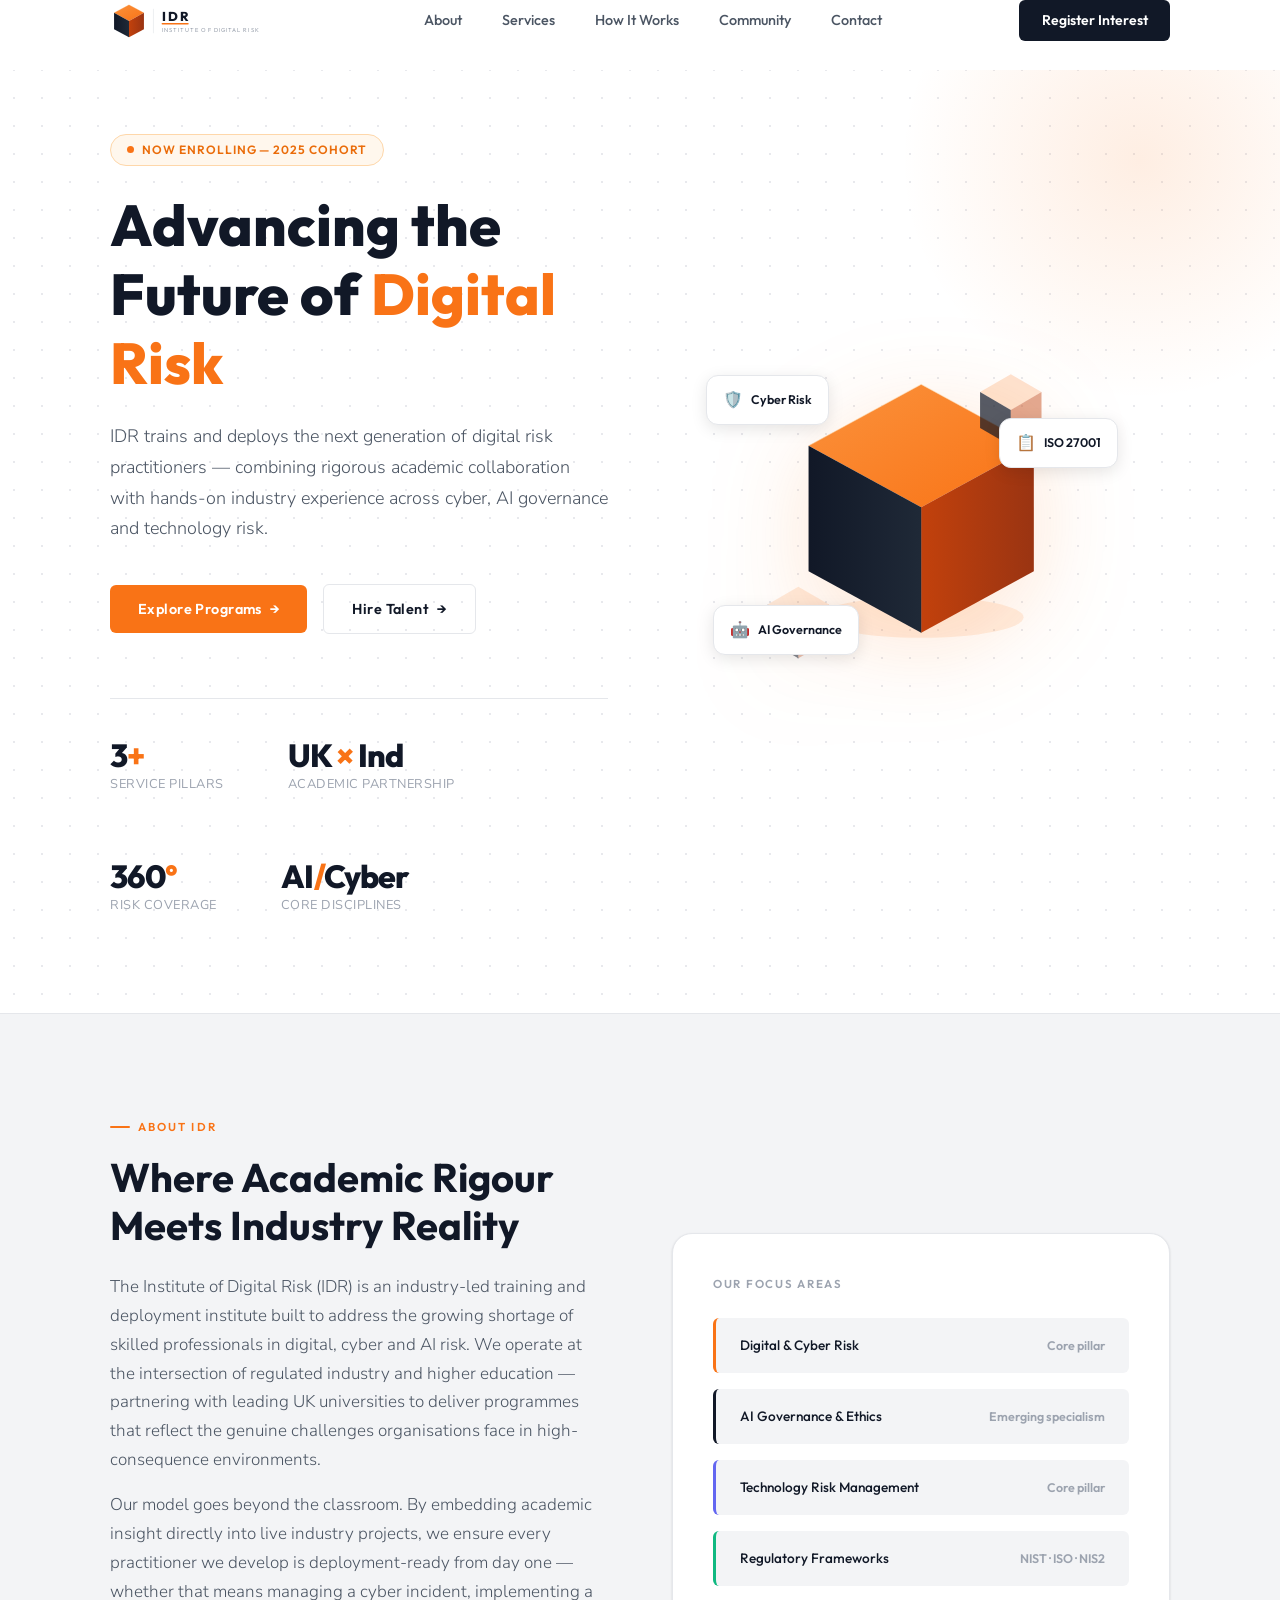
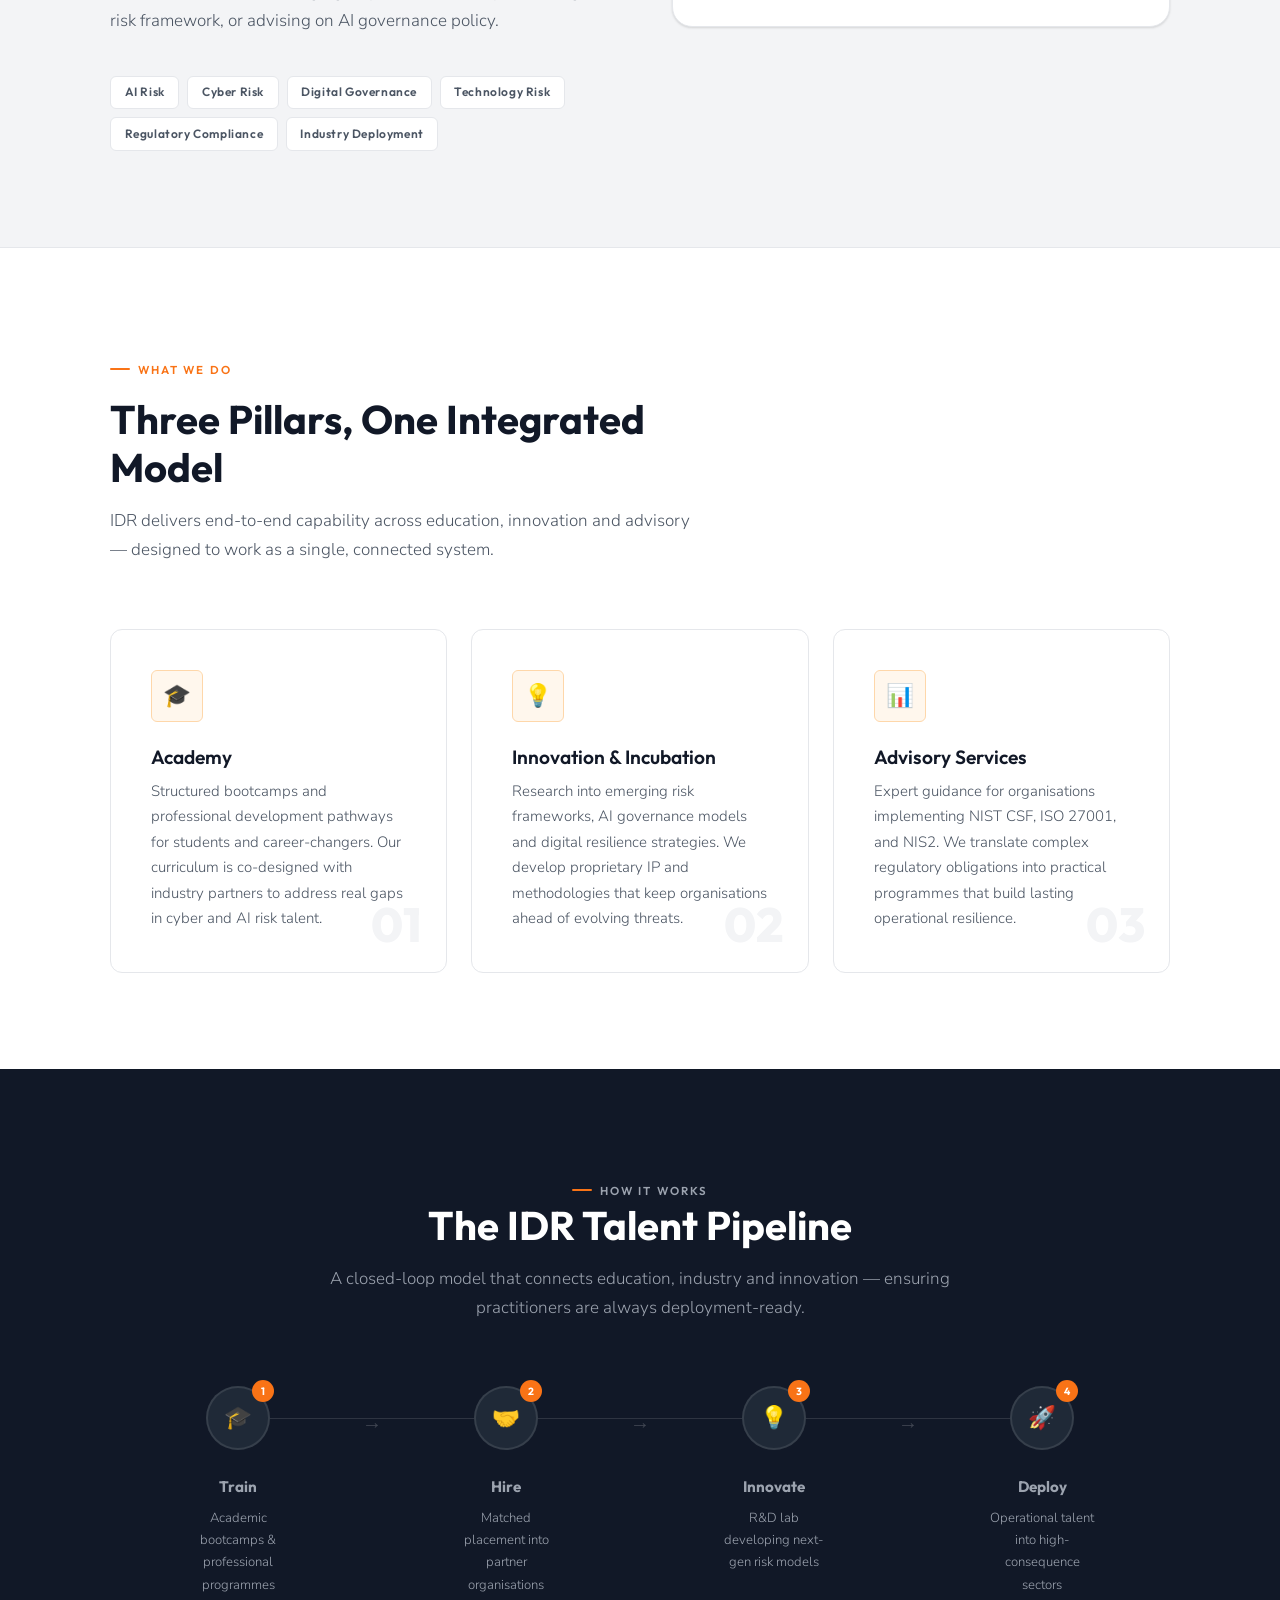
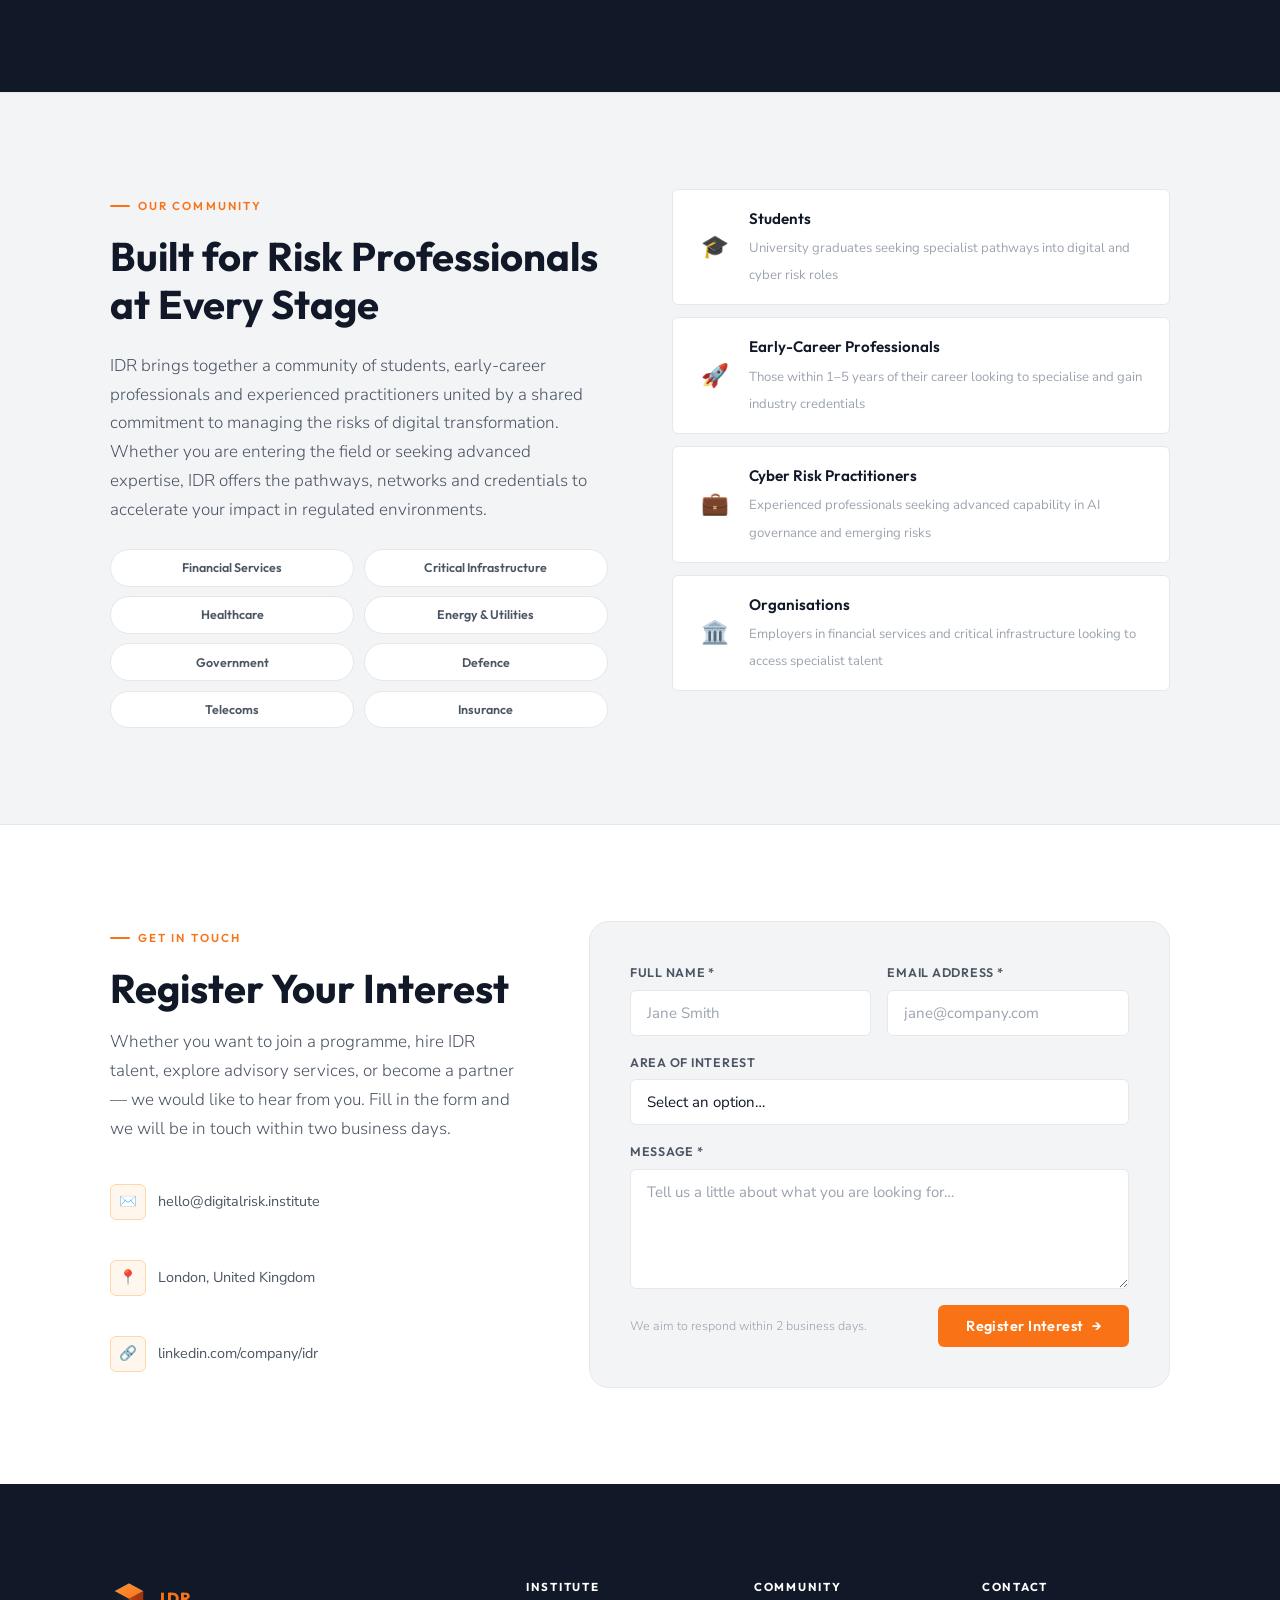
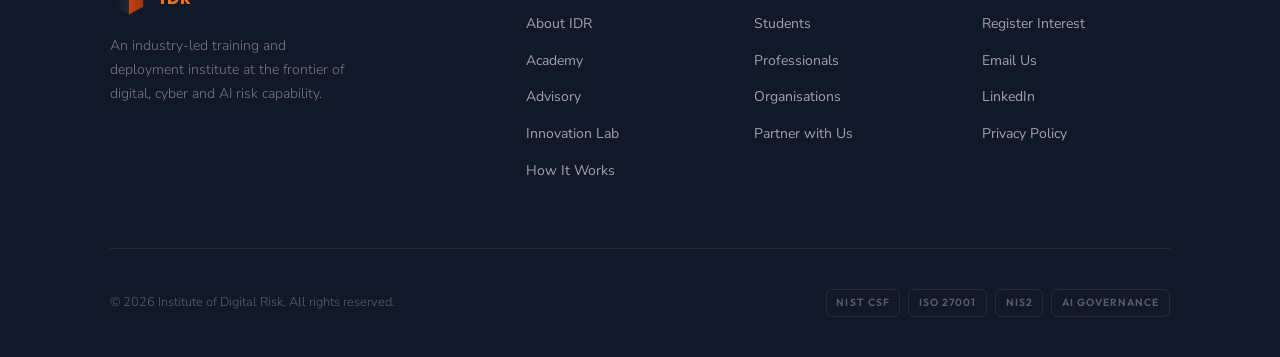
<file: index.html>
<!DOCTYPE html>
<html lang="en">
<head>
  <!--
    ═══════════════════════════════════════════════
    Institute of Digital Risk (IDR) — Homepage
    Author  : [Student Name]
    Date    : 2025
    Fonts   : Outfit + Nunito Sans (Google Fonts)
    Colours : #F97316 orange | #111827 black | #FFFFFF white
    ═══════════════════════════════════════════════
  -->
  <meta charset="UTF-8" />
  <meta name="viewport" content="width=device-width, initial-scale=1.0" />
  <meta name="description" content="The Institute of Digital Risk (IDR) trains and deploys digital risk practitioners combining academic insight with real-world industry practice." />

  <title>Institute of Digital Risk — IDR</title>

  <!-- Google Fonts -->
  <link rel="preconnect" href="https://fonts.googleapis.com" />
  <link rel="preconnect" href="https://fonts.gstatic.com" crossorigin />
  <link
    href="https://fonts.googleapis.com/css2?family=Outfit:wght@400;500;600;700;800&family=Nunito+Sans:ital,opsz,wght@0,6..12,300;0,6..12,400;0,6..12,600;1,6..12,300&display=swap"
    rel="stylesheet"
  />

  <!-- Main stylesheet -->
  <link rel="stylesheet" href="style.css" />
</head>

<body>

  <!-- ══════════════════════════════════════════
       HEADER & NAVIGATION
  ══════════════════════════════════════════ -->
  <header>
    <nav id="navbar" role="navigation" aria-label="Primary navigation">
      <div class="container">
        <div class="nav-inner">

          <!-- Logo -->
          <a href="#hero" class="nav-logo" aria-label="IDR — Go to home">
            <!--
              Inline SVG logo (icon + text).
              Keeping it inline means no extra HTTP request
              and it scales perfectly at any DPR.
            -->
            <svg xmlns="http://www.w3.org/2000/svg" viewBox="0 0 260 56" height="42" role="img" aria-label="IDR logo">
              <defs>
                <linearGradient id="nav-top" x1="0%" y1="0%" x2="100%" y2="100%">
                  <stop offset="0%" stop-color="#FB923C"/>
                  <stop offset="100%" stop-color="#F97316"/>
                </linearGradient>
                <linearGradient id="nav-left" x1="0%" y1="0%" x2="100%" y2="0%">
                  <stop offset="0%" stop-color="#111827"/>
                  <stop offset="100%" stop-color="#1F2937"/>
                </linearGradient>
                <linearGradient id="nav-right" x1="0%" y1="0%" x2="100%" y2="0%">
                  <stop offset="0%" stop-color="#C2410C"/>
                  <stop offset="100%" stop-color="#9A3412"/>
                </linearGradient>
              </defs>

              <!-- Cube icon -->
              <g transform="translate(2,2)">
                <polygon points="26,2  48,14  26,26  4,14"  fill="url(#nav-top)"/>
                <polygon points="4,14  26,26  26,50  4,38"  fill="url(#nav-left)"/>
                <polygon points="26,26  48,14  48,38  26,50" fill="url(#nav-right)"/>
                <polyline points="4,14  26,2  48,14" fill="none" stroke="#FED7AA" stroke-width="0.5" stroke-opacity="0.6"/>
              </g>

              <!-- Divider -->
              <line x1="64" y1="10" x2="64" y2="46" stroke="#E5E7EB" stroke-width="1"/>

              <!-- IDR acronym -->
              <text x="76" y="28"
                font-family="'Outfit','Segoe UI',sans-serif"
                font-weight="800" font-size="19"
                letter-spacing="3" fill="#111827">IDR</text>

              <!-- Orange underline accent -->
              <rect x="76" y="31" width="40" height="2" rx="1" fill="#F97316"/>

              <!-- Subtitle -->
              <text x="76" y="44"
                font-family="'Outfit','Segoe UI',sans-serif"
                font-weight="400" font-size="8.5"
                letter-spacing="1.6" fill="#9CA3AF">INSTITUTE OF DIGITAL RISK</text>
            </svg>
          </a>

          <!-- Desktop nav links -->
          <ul class="nav-links" role="list">
            <li><a href="#about">About</a></li>
            <li><a href="#services">Services</a></li>
            <li><a href="#pipeline">How It Works</a></li>
            <li><a href="#community">Community</a></li>
            <li><a href="#contact">Contact</a></li>
          </ul>

          <!-- Desktop CTA -->
          <a href="#contact" class="nav-cta">Register Interest</a>

          <!-- Mobile hamburger button -->
          <button
            class="hamburger"
            id="hamburger"
            aria-label="Open menu"
            aria-expanded="false"
            aria-controls="mobile-menu"
          >
            <span></span>
            <span></span>
            <span></span>
          </button>

        </div><!-- /.nav-inner -->
      </div><!-- /.container -->

      <!-- Mobile drawer menu -->
      <div class="mobile-menu" id="mobile-menu" role="menu">
        <a href="#about"     role="menuitem">About</a>
        <a href="#services"  role="menuitem">Services</a>
        <a href="#pipeline"  role="menuitem">How It Works</a>
        <a href="#community" role="menuitem">Community</a>
        <a href="#contact"   role="menuitem">Contact</a>
        <a href="#contact" class="btn btn-primary" role="menuitem">Register Interest</a>
      </div>

    </nav>
  </header>


  <!-- ══════════════════════════════════════════
       MAIN CONTENT
  ══════════════════════════════════════════ -->
  <main>

    <!-- ─────────────────────────────────────
         SECTION 1: HERO
    ───────────────────────────────────────── -->
    <section id="hero" aria-label="Hero">
      <div class="container">
        <div class="hero-inner">

          <!-- Left: headline + text + CTAs -->
          <div class="hero-text">

            <div class="hero-badge" aria-label="Status">
              <span class="hero-badge-dot" aria-hidden="true"></span>
              Now Enrolling — 2025 Cohort
            </div>

            <h1>
              Advancing the Future of
              <span>Digital Risk</span>
            </h1>

            <p>
              IDR trains and deploys the next generation of digital risk
              practitioners — combining rigorous academic collaboration
              with hands-on industry experience across cyber, AI governance
              and technology risk.
            </p>

            <div class="hero-actions">
              <a href="#services" class="btn btn-primary">
                Explore Programs
                <span class="arrow" aria-hidden="true">→</span>
              </a>
              <a href="#contact" class="btn btn-outline">
                Hire Talent
                <span class="arrow" aria-hidden="true">→</span>
              </a>
            </div>

            <!-- Credibility stats -->
            <div class="hero-stats" aria-label="Key facts">
              <div class="stat">
                <div class="stat-number">3<em>+</em></div>
                <div class="stat-label">Service Pillars</div>
              </div>
              <div class="stat">
                <div class="stat-number">UK <em>×</em> Ind</div>
                <div class="stat-label">Academic Partnership</div>
              </div>
              <div class="stat">
                <div class="stat-number">360<em>°</em></div>
                <div class="stat-label">Risk Coverage</div>
              </div>
              <div class="stat">
                <div class="stat-number">AI<em>/</em>Cyber</div>
                <div class="stat-label">Core Disciplines</div>
              </div>
            </div>

          </div><!-- /.hero-text -->

          <!-- Right: decorative cube graphic (hidden on mobile via CSS) -->
          <div class="hero-graphic" aria-hidden="true">
            <div class="hero-cube-wrap">

              <!-- Large decorative isometric cube SVG -->
              <svg viewBox="0 0 280 280" fill="none" xmlns="http://www.w3.org/2000/svg">
                <defs>
                  <linearGradient id="big-top" x1="0%" y1="0%" x2="100%" y2="100%">
                    <stop offset="0%" stop-color="#FB923C"/>
                    <stop offset="100%" stop-color="#F97316"/>
                  </linearGradient>
                  <linearGradient id="big-left" x1="0%" y1="0%" x2="100%" y2="0%">
                    <stop offset="0%" stop-color="#111827"/>
                    <stop offset="100%" stop-color="#1F2937"/>
                  </linearGradient>
                  <linearGradient id="big-right" x1="0%" y1="0%" x2="100%" y2="0%">
                    <stop offset="0%" stop-color="#C2410C"/>
                    <stop offset="100%" stop-color="#9A3412"/>
                  </linearGradient>
                  <!-- Glow filter -->
                  <filter id="glow" x="-20%" y="-20%" width="150%" height="150%">
                    <feGaussianBlur stdDeviation="10" result="blur"/>
                    <feComposite in="SourceGraphic" in2="blur" operator="over"/>
                  </filter>
                </defs>

                <!-- Soft glow shadow at base -->
                <ellipse cx="140" cy="212" rx="80" ry="16" fill="#F97316" opacity="0.12"/>

                <!-- Main cube faces -->
                <polygon points="140,30  228,78  140,126  52,78"  fill="url(#big-top)"/>
                <polygon points="52,78   140,126  140,224  52,176" fill="url(#big-left)"/>
                <polygon points="140,126 228,78   228,176  140,224" fill="url(#big-right)"/>

                <!-- Top edge highlight -->
                <polyline points="52,78  140,30  228,78"
                  fill="none" stroke="#FED7AA" stroke-width="0.8" stroke-opacity="0.5"/>

                <!-- Inner vertical edge -->
                <line x1="140" y1="126" x2="140" y2="224"
                  stroke="#111827" stroke-width="0.6" stroke-opacity="0.4"/>

                <!-- Small accent cube top-right -->
                <polygon points="210,22  234,36  210,50  186,36" fill="#F97316" opacity="0.2"/>
                <polygon points="186,36  210,50  210,78  186,64"  fill="#111827" opacity="0.7"/>
                <polygon points="210,50  234,36  234,64  210,78"  fill="#C2410C" opacity="0.45"/>

                <!-- Small accent cube bottom-left -->
                <polygon points="44,188  68,202  44,216  20,202" fill="#F97316" opacity="0.15"/>
                <polygon points="20,202  44,216  44,244  20,230"  fill="#111827" opacity="0.5"/>
                <polygon points="44,216  68,202  68,230  44,244"  fill="#C2410C" opacity="0.3"/>
              </svg>

              <!-- Floating info chips -->
              <div class="hero-chip chip-1">
                <span class="chip-icon">🛡️</span> Cyber Risk
              </div>
              <div class="hero-chip chip-2">
                <span class="chip-icon">🤖</span> AI Governance
              </div>
              <div class="hero-chip chip-3">
                <span class="chip-icon">📋</span> ISO 27001
              </div>

            </div><!-- /.hero-cube-wrap -->
          </div><!-- /.hero-graphic -->

        </div><!-- /.hero-inner -->
      </div><!-- /.container -->
    </section>


    <!-- ─────────────────────────────────────
         SECTION 2: ABOUT IDR
    ───────────────────────────────────────── -->
    <section id="about" aria-labelledby="about-heading">
      <div class="container">
        <div class="about-grid">

          <!-- Left: copy -->
          <div class="about-content">
            <p class="section-label">About IDR</p>
            <h2 id="about-heading" class="reveal">
              Where Academic Rigour Meets Industry Reality
            </h2>

            <p class="reveal reveal-delay-1">
              The Institute of Digital Risk (IDR) is an industry-led training and
              deployment institute built to address the growing shortage of skilled
              professionals in digital, cyber and AI risk. We operate at the
              intersection of regulated industry and higher education — partnering
              with leading UK universities to deliver programmes that reflect the
              genuine challenges organisations face in high-consequence environments.
            </p>

            <p class="reveal reveal-delay-2">
              Our model goes beyond the classroom. By embedding academic insight
              directly into live industry projects, we ensure every practitioner
              we develop is deployment-ready from day one — whether that means
              managing a cyber incident, implementing a risk framework, or advising
              on AI governance policy.
            </p>

            <div class="about-tags reveal reveal-delay-3">
              <span class="tag">AI Risk</span>
              <span class="tag">Cyber Risk</span>
              <span class="tag">Digital Governance</span>
              <span class="tag">Technology Risk</span>
              <span class="tag">Regulatory Compliance</span>
              <span class="tag">Industry Deployment</span>
            </div>
          </div>

          <!-- Right: visual data panel -->
          <div class="about-visual reveal reveal-delay-2">
            <p class="about-visual-heading">Our Focus Areas</p>
            <div class="about-kpi-list">
              <div class="kpi-item">
                <span class="kpi-label">Digital &amp; Cyber Risk</span>
                <span class="kpi-value">Core pillar</span>
              </div>
              <div class="kpi-item">
                <span class="kpi-label">AI Governance &amp; Ethics</span>
                <span class="kpi-value">Emerging specialism</span>
              </div>
              <div class="kpi-item">
                <span class="kpi-label">Technology Risk Management</span>
                <span class="kpi-value">Core pillar</span>
              </div>
              <div class="kpi-item">
                <span class="kpi-label">Regulatory Frameworks</span>
                <span class="kpi-value">NIST · ISO · NIS2</span>
              </div>
            </div>
          </div>

        </div><!-- /.about-grid -->
      </div><!-- /.container -->
    </section>


    <!-- ─────────────────────────────────────
         SECTION 3: SERVICE PILLARS
    ───────────────────────────────────────── -->
    <section id="services" aria-labelledby="services-heading">
      <div class="container">

        <div class="section-header">
          <p class="section-label">What We Do</p>
          <h2 id="services-heading" class="reveal">
            Three Pillars, One Integrated Model
          </h2>
          <p class="reveal reveal-delay-1">
            IDR delivers end-to-end capability across education, innovation
            and advisory — designed to work as a single, connected system.
          </p>
        </div>

        <div class="cards-grid">

          <!-- Card 1: Academy -->
          <article class="service-card reveal" aria-label="Academy service">
            <div class="card-number" aria-hidden="true">01</div>
            <div class="card-icon-wrap" aria-hidden="true">🎓</div>
            <h3>Academy</h3>
            <p>
              Structured bootcamps and professional development pathways for
              students and career-changers. Our curriculum is co-designed with
              industry partners to address real gaps in cyber and AI risk talent.
            </p>
          </article>

          <!-- Card 2: Innovation & Incubation -->
          <article class="service-card reveal reveal-delay-1" aria-label="Innovation and Incubation service">
            <div class="card-number" aria-hidden="true">02</div>
            <div class="card-icon-wrap" aria-hidden="true">💡</div>
            <h3>Innovation &amp; Incubation</h3>
            <p>
              Research into emerging risk frameworks, AI governance models and
              digital resilience strategies. We develop proprietary IP and
              methodologies that keep organisations ahead of evolving threats.
            </p>
          </article>

          <!-- Card 3: Advisory Services -->
          <article class="service-card reveal reveal-delay-2" aria-label="Advisory Services">
            <div class="card-number" aria-hidden="true">03</div>
            <div class="card-icon-wrap" aria-hidden="true">📊</div>
            <h3>Advisory Services</h3>
            <p>
              Expert guidance for organisations implementing NIST CSF, ISO 27001,
              and NIS2. We translate complex regulatory obligations into practical
              programmes that build lasting operational resilience.
            </p>
          </article>

        </div><!-- /.cards-grid -->

      </div><!-- /.container -->
    </section>


    <!-- ─────────────────────────────────────
         SECTION 4: PIPELINE — Train → Hire → Innovate → Deploy
    ───────────────────────────────────────── -->
    <section id="pipeline" aria-labelledby="pipeline-heading">
      <div class="container">

        <div class="section-header centered">
          <p class="section-label">How It Works</p>
          <h2 id="pipeline-heading" class="reveal">
            The IDR Talent Pipeline
          </h2>
          <p class="reveal reveal-delay-1">
            A closed-loop model that connects education, industry and
            innovation — ensuring practitioners are always deployment-ready.
          </p>
        </div>

        <!-- Pipeline steps -->
        <div class="pipeline-steps reveal reveal-delay-2" role="list" aria-label="Pipeline steps">

          <!-- Step 1: Train -->
          <div class="pipeline-step" role="listitem">
            <div class="step-circle">
              🎓
              <span class="step-number" aria-hidden="true">1</span>
            </div>
            <p class="step-title">Train</p>
            <p class="step-desc">Academic bootcamps &amp; professional programmes</p>
          </div>

          <span class="pipeline-arrow" aria-hidden="true">→</span>

          <!-- Step 2: Hire -->
          <div class="pipeline-step" role="listitem">
            <div class="step-circle">
              🤝
              <span class="step-number" aria-hidden="true">2</span>
            </div>
            <p class="step-title">Hire</p>
            <p class="step-desc">Matched placement into partner organisations</p>
          </div>

          <span class="pipeline-arrow" aria-hidden="true">→</span>

          <!-- Step 3: Innovate -->
          <div class="pipeline-step" role="listitem">
            <div class="step-circle">
              💡
              <span class="step-number" aria-hidden="true">3</span>
            </div>
            <p class="step-title">Innovate</p>
            <p class="step-desc">R&amp;D lab developing next-gen risk models</p>
          </div>

          <span class="pipeline-arrow" aria-hidden="true">→</span>

          <!-- Step 4: Deploy -->
          <div class="pipeline-step" role="listitem">
            <div class="step-circle">
              🚀
              <span class="step-number" aria-hidden="true">4</span>
            </div>
            <p class="step-title">Deploy</p>
            <p class="step-desc">Operational talent into high-consequence sectors</p>
          </div>

        </div><!-- /.pipeline-steps -->

      </div><!-- /.container -->
    </section>


    <!-- ─────────────────────────────────────
         SECTION 5: COMMUNITY
    ───────────────────────────────────────── -->
    <section id="community" aria-labelledby="community-heading">
      <div class="container">
        <div class="community-grid">

          <!-- Left: copy + sector tags -->
          <div class="community-content">
            <p class="section-label">Our Community</p>
            <h2 id="community-heading" class="reveal">
              Built for Risk Professionals at Every Stage
            </h2>

            <p class="reveal reveal-delay-1">
              IDR brings together a community of students, early-career
              professionals and experienced practitioners united by a
              shared commitment to managing the risks of digital transformation.
              Whether you are entering the field or seeking advanced expertise,
              IDR offers the pathways, networks and credentials to accelerate
              your impact in regulated environments.
            </p>

            <!-- Sector tags -->
            <div class="sector-grid reveal reveal-delay-2" aria-label="Sectors we serve">
              <span class="sector-pill">Financial Services</span>
              <span class="sector-pill">Critical Infrastructure</span>
              <span class="sector-pill">Healthcare</span>
              <span class="sector-pill">Energy &amp; Utilities</span>
              <span class="sector-pill">Government</span>
              <span class="sector-pill">Defence</span>
              <span class="sector-pill">Telecoms</span>
              <span class="sector-pill">Insurance</span>
            </div>
          </div>

          <!-- Right: audience cards -->
          <div class="audience-list reveal reveal-delay-1" role="list" aria-label="Who we serve">

            <div class="audience-item" role="listitem">
              <span class="audience-emoji" aria-hidden="true">🎓</span>
              <div class="audience-text">
                <strong>Students</strong>
                <span>University graduates seeking specialist pathways into digital and cyber risk roles</span>
              </div>
            </div>

            <div class="audience-item" role="listitem">
              <span class="audience-emoji" aria-hidden="true">🚀</span>
              <div class="audience-text">
                <strong>Early-Career Professionals</strong>
                <span>Those within 1–5 years of their career looking to specialise and gain industry credentials</span>
              </div>
            </div>

            <div class="audience-item" role="listitem">
              <span class="audience-emoji" aria-hidden="true">💼</span>
              <div class="audience-text">
                <strong>Cyber Risk Practitioners</strong>
                <span>Experienced professionals seeking advanced capability in AI governance and emerging risks</span>
              </div>
            </div>

            <div class="audience-item" role="listitem">
              <span class="audience-emoji" aria-hidden="true">🏛️</span>
              <div class="audience-text">
                <strong>Organisations</strong>
                <span>Employers in financial services and critical infrastructure looking to access specialist talent</span>
              </div>
            </div>

          </div><!-- /.audience-list -->

        </div><!-- /.community-grid -->
      </div><!-- /.container -->
    </section>


    <!-- ─────────────────────────────────────
         SECTION 6: CONTACT
    ───────────────────────────────────────── -->
    <section id="contact" aria-labelledby="contact-heading">
      <div class="container">
        <div class="contact-grid">

          <!-- Left: contact info -->
          <div class="contact-info">
            <p class="section-label">Get in Touch</p>
            <h2 id="contact-heading" class="reveal">
              Register Your Interest
            </h2>
            <p class="reveal reveal-delay-1">
              Whether you want to join a programme, hire IDR talent, explore
              advisory services, or become a partner — we would like to hear
              from you. Fill in the form and we will be in touch within two
              business days.
            </p>

            <div class="contact-detail reveal reveal-delay-2">
              <div class="contact-detail-icon" aria-hidden="true">✉️</div>
              <span>hello@digitalrisk.institute</span>
            </div>

            <div class="contact-detail reveal reveal-delay-3">
              <div class="contact-detail-icon" aria-hidden="true">📍</div>
              <span>London, United Kingdom</span>
            </div>

            <div class="contact-detail reveal reveal-delay-4">
              <div class="contact-detail-icon" aria-hidden="true">🔗</div>
              <span>linkedin.com/company/idr</span>
            </div>
          </div>

          <!-- Right: contact form -->
          <div class="reveal reveal-delay-1">
            <form
              class="contact-form"
              id="contact-form"
              novalidate
              aria-label="Register interest form"
            >

              <!-- Name + Email row -->
              <div class="form-row">
                <div class="form-group">
                  <label for="name">Full Name <span aria-hidden="true">*</span></label>
                  <input
                    type="text"
                    id="name"
                    name="name"
                    placeholder="Jane Smith"
                    required
                    autocomplete="name"
                  />
                </div>
                <div class="form-group">
                  <label for="email">Email Address <span aria-hidden="true">*</span></label>
                  <input
                    type="email"
                    id="email"
                    name="email"
                    placeholder="jane@company.com"
                    required
                    autocomplete="email"
                  />
                </div>
              </div>

              <!-- Area of interest -->
              <div class="form-group">
                <label for="interest">Area of Interest</label>
                <select id="interest" name="interest">
                  <option value="" disabled selected>Select an option…</option>
                  <option value="academy">Academy / Training Programme</option>
                  <option value="hire">Hire IDR Talent</option>
                  <option value="advisory">Advisory Services</option>
                  <option value="partnership">Academic / Industry Partnership</option>
                  <option value="other">Other</option>
                </select>
              </div>

              <!-- Message -->
              <div class="form-group">
                <label for="message">Message <span aria-hidden="true">*</span></label>
                <textarea
                  id="message"
                  name="message"
                  placeholder="Tell us a little about what you are looking for…"
                  required
                ></textarea>
              </div>

              <!-- Submit row -->
              <div class="form-footer">
                <p class="form-note">
                  We aim to respond within 2 business days.
                </p>
                <button type="submit" class="btn btn-primary">
                  Register Interest
                  <span class="arrow" aria-hidden="true">→</span>
                </button>
              </div>

              <!-- Success message (shown after JS submission) -->
              <div class="form-success" id="form-success" role="status" aria-live="polite">
                <span aria-hidden="true">✅</span>
                Thank you — we have received your message and will be in touch shortly.
              </div>

            </form>
          </div>

        </div><!-- /.contact-grid -->
      </div><!-- /.container -->
    </section>

  </main>


  <!-- ══════════════════════════════════════════
       FOOTER
  ══════════════════════════════════════════ -->
  <footer>
    <div class="container">

      <div class="footer-top">

        <!-- Brand column -->
        <div class="footer-brand">
          <a href="#hero" class="nav-logo" aria-label="IDR Home">
            <!-- Compact logo for footer -->
            <svg xmlns="http://www.w3.org/2000/svg" viewBox="0 0 64 64" height="38" role="img" aria-label="IDR icon">
              <defs>
                <linearGradient id="f-top" x1="0%" y1="0%" x2="100%" y2="100%">
                  <stop offset="0%" stop-color="#FB923C"/><stop offset="100%" stop-color="#F97316"/>
                </linearGradient>
                <linearGradient id="f-left" x1="0%" y1="0%" x2="100%" y2="0%">
                  <stop offset="0%" stop-color="#111827"/><stop offset="100%" stop-color="#1F2937"/>
                </linearGradient>
                <linearGradient id="f-right" x1="0%" y1="0%" x2="100%" y2="0%">
                  <stop offset="0%" stop-color="#C2410C"/><stop offset="100%" stop-color="#9A3412"/>
                </linearGradient>
              </defs>
              <polygon points="32,6  56,19  32,32  8,19"  fill="url(#f-top)"/>
              <polygon points="8,19  32,32  32,58  8,45"  fill="url(#f-left)"/>
              <polygon points="32,32 56,19  56,45  32,58" fill="url(#f-right)"/>
              <polyline points="8,19  32,6  56,19" fill="none" stroke="#FED7AA" stroke-width="0.6" stroke-opacity="0.6"/>
            </svg>
            <div class="nav-logo-text" style="font-family:'Outfit',sans-serif;">
              <span style="font-weight:800;font-size:1rem;color:#F97316;letter-spacing:0.1em;">IDR</span>
            </div>
          </a>
          <p>
            An industry-led training and deployment institute at the frontier
            of digital, cyber and AI risk capability.
          </p>
        </div>

        <!-- Quick links -->
        <div class="footer-col">
          <h4>Institute</h4>
          <ul>
            <li><a href="#about">About IDR</a></li>
            <li><a href="#services">Academy</a></li>
            <li><a href="#services">Advisory</a></li>
            <li><a href="#services">Innovation Lab</a></li>
            <li><a href="#pipeline">How It Works</a></li>
          </ul>
        </div>

        <!-- For community -->
        <div class="footer-col">
          <h4>Community</h4>
          <ul>
            <li><a href="#community">Students</a></li>
            <li><a href="#community">Professionals</a></li>
            <li><a href="#community">Organisations</a></li>
            <li><a href="#contact">Partner with Us</a></li>
          </ul>
        </div>

        <!-- Contact -->
        <div class="footer-col">
          <h4>Contact</h4>
          <ul>
            <li><a href="#contact">Register Interest</a></li>
            <li><a href="mailto:hello@digitalrisk.institute">Email Us</a></li>
            <li><a href="#">LinkedIn</a></li>
            <li><a href="#">Privacy Policy</a></li>
          </ul>
        </div>

      </div><!-- /.footer-top -->

      <div class="footer-bottom">
        <p>© <span id="current-year">2025</span> Institute of Digital Risk. All rights reserved.</p>
        <div class="footer-badges" aria-label="Supported frameworks">
          <span class="footer-badge">NIST CSF</span>
          <span class="footer-badge">ISO 27001</span>
          <span class="footer-badge">NIS2</span>
          <span class="footer-badge">AI Governance</span>
        </div>
      </div>

    </div><!-- /.container -->
  </footer>


  <!-- JavaScript (deferred so it loads after DOM) -->
  <script src="script.js" defer></script>

</body>
</html>
</file>
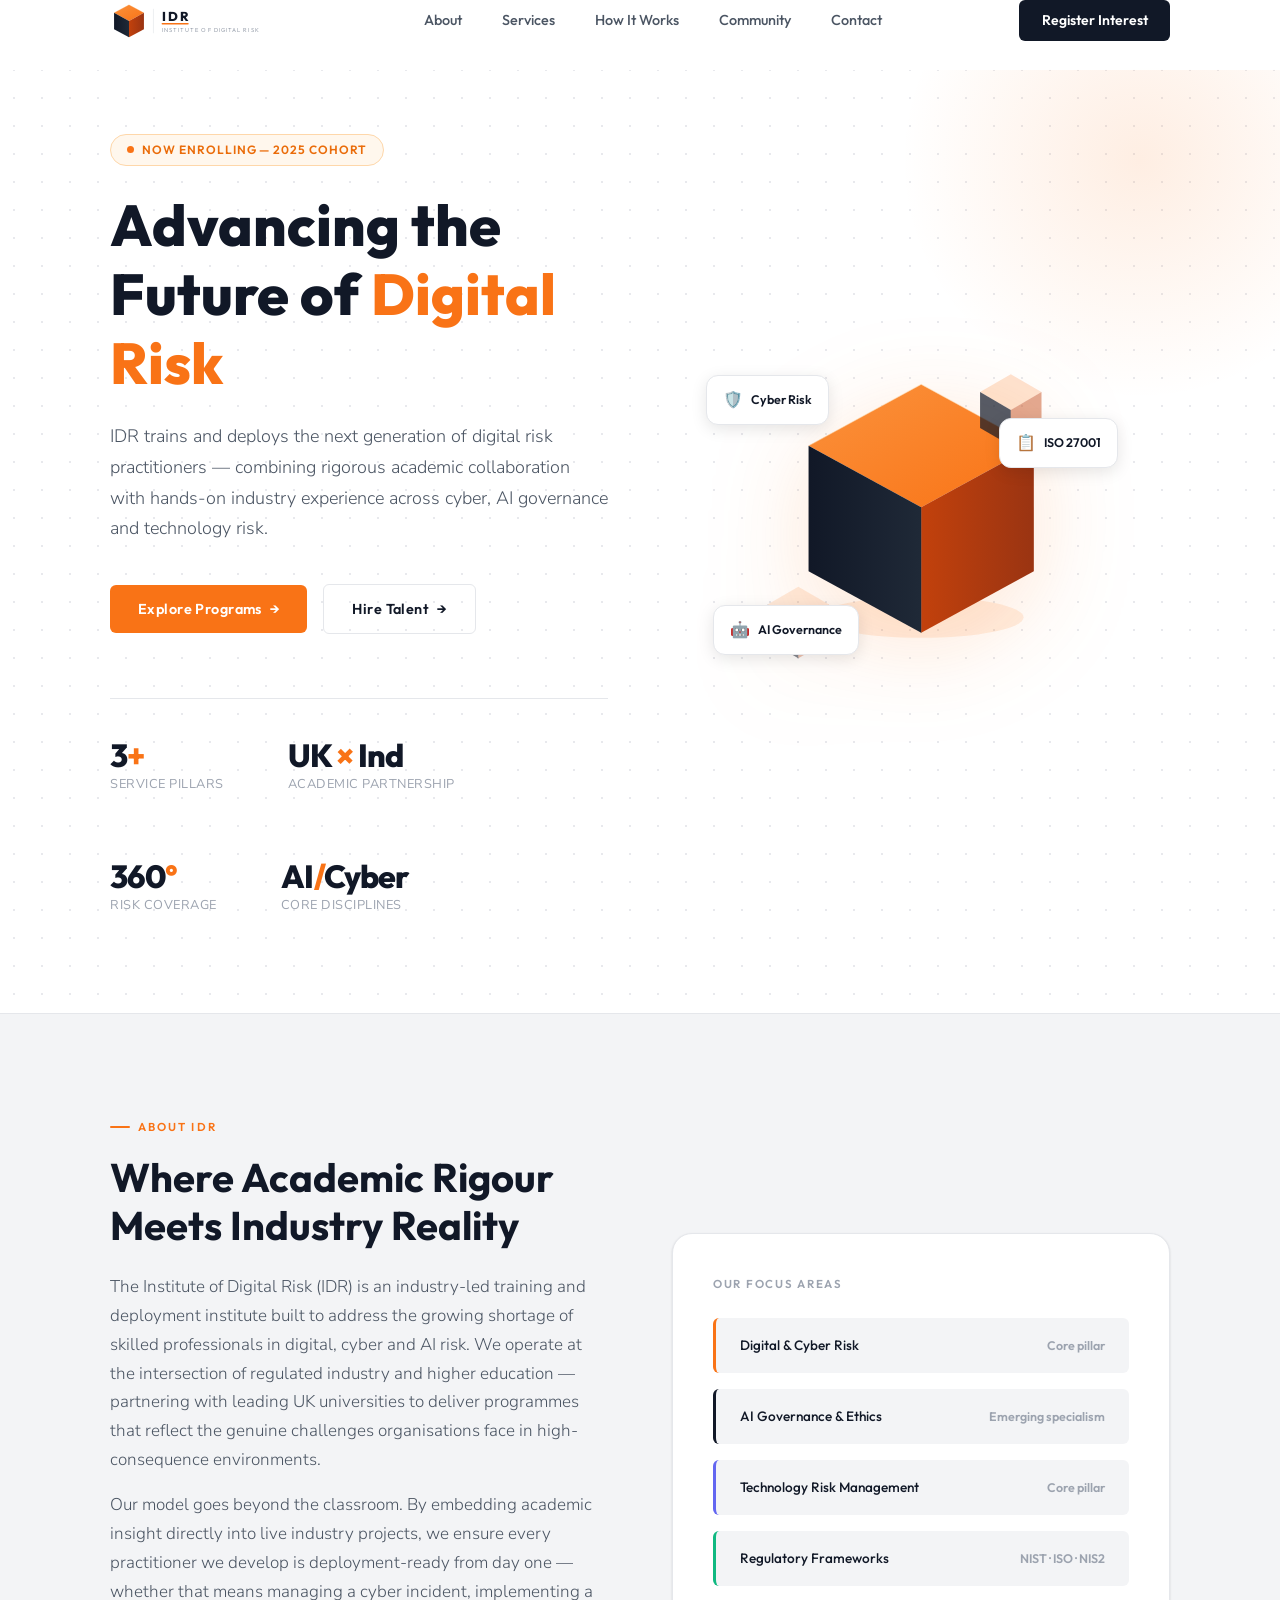
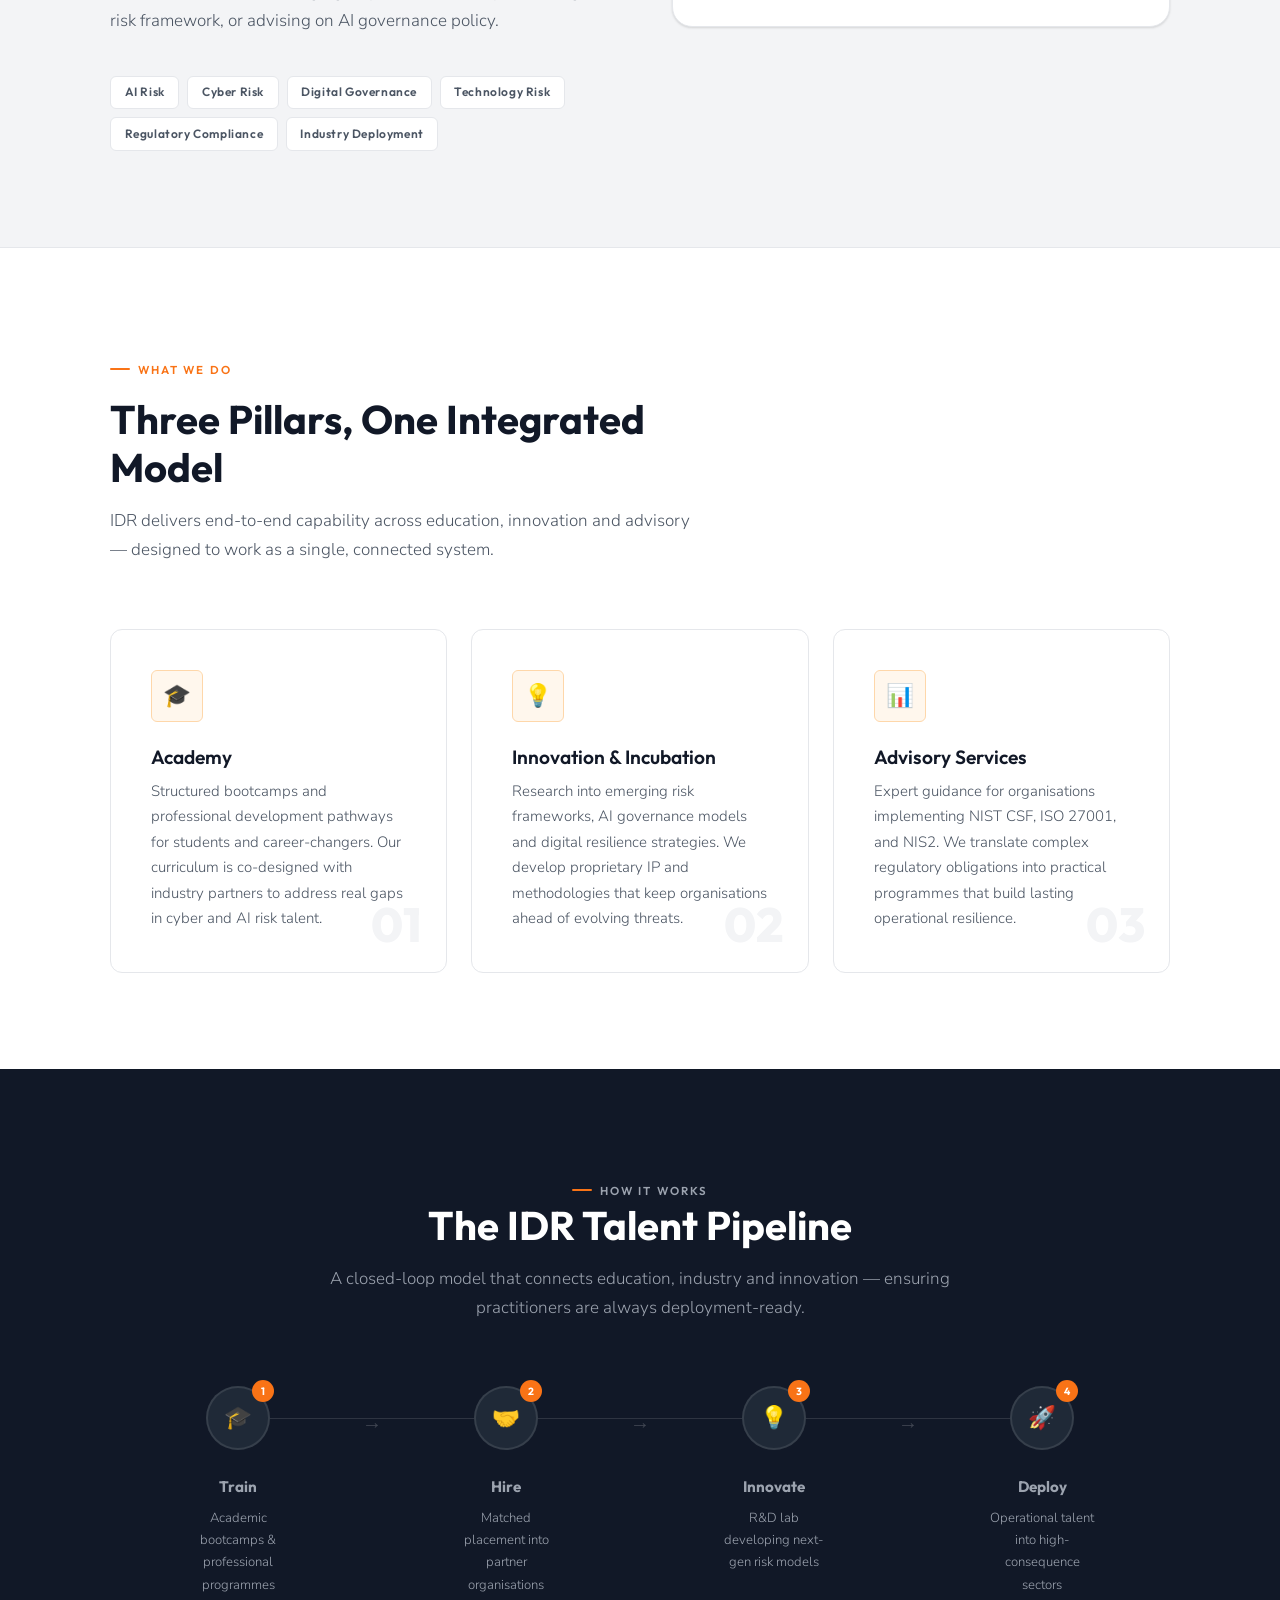
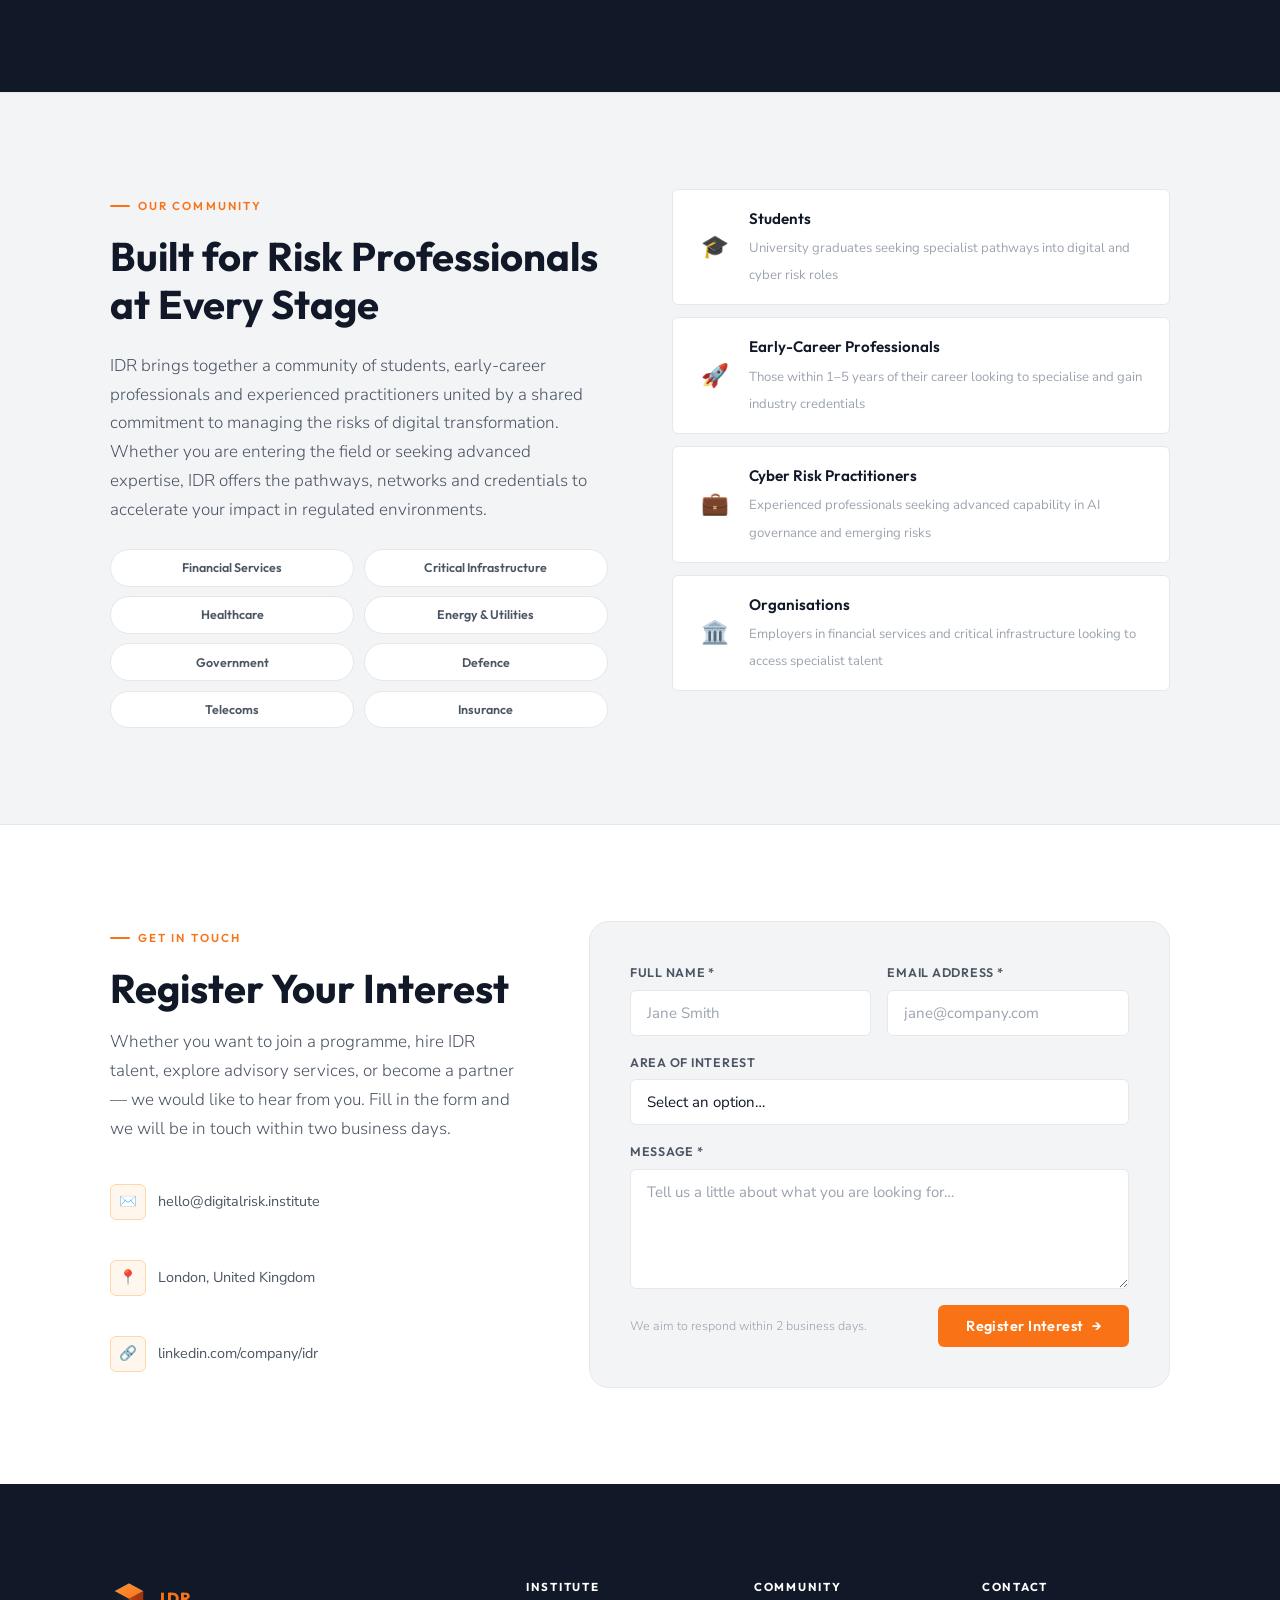
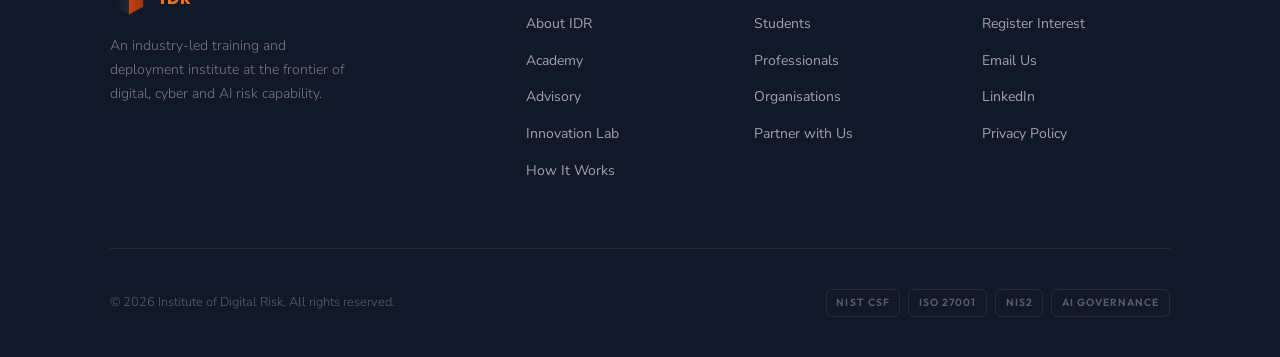
<file: v1-original/index.html>
<!DOCTYPE html>
<html lang="en">
<head>
  <!--
    ═══════════════════════════════════════════════
    Institute of Digital Risk (IDR) — Homepage
    Author  : [ABHILOK REDDY]
   
    ═══════════════════════════════════════════════
  -->
  <meta charset="UTF-8" />
  <meta name="viewport" content="width=device-width, initial-scale=1.0" />
  <meta name="description" content="The Institute of Digital Risk (IDR) trains and deploys digital risk practitioners combining academic insight with real-world industry practice." />

  <title>Institute of Digital Risk — IDR</title>

  <!-- Google Fonts -->
  <link rel="preconnect" href="https://fonts.googleapis.com" />
  <link rel="preconnect" href="https://fonts.gstatic.com" crossorigin />
  <link
    href="https://fonts.googleapis.com/css2?family=Outfit:wght@400;500;600;700;800&family=Nunito+Sans:ital,opsz,wght@0,6..12,300;0,6..12,400;0,6..12,600;1,6..12,300&display=swap"
    rel="stylesheet"
  />

  <!-- Main stylesheet -->
  <link rel="stylesheet" href="style.css" />
</head>

<body>

  <!-- ══════════════════════════════════════════
       HEADER & NAVIGATION
  ══════════════════════════════════════════ -->
  <header>
    <nav id="navbar" role="navigation" aria-label="Primary navigation">
      <div class="container">
        <div class="nav-inner">

          <!-- Logo -->
          <a href="#hero" class="nav-logo" aria-label="IDR — Go to home">
            <!--
              Inline SVG logo (icon + text).
              Keeping it inline means no extra HTTP request
              and it scales perfectly at any DPR.
            -->
            <svg xmlns="http://www.w3.org/2000/svg" viewBox="0 0 260 56" height="42" role="img" aria-label="IDR logo">
              <defs>
                <linearGradient id="nav-top" x1="0%" y1="0%" x2="100%" y2="100%">
                  <stop offset="0%" stop-color="#FB923C"/>
                  <stop offset="100%" stop-color="#F97316"/>
                </linearGradient>
                <linearGradient id="nav-left" x1="0%" y1="0%" x2="100%" y2="0%">
                  <stop offset="0%" stop-color="#111827"/>
                  <stop offset="100%" stop-color="#1F2937"/>
                </linearGradient>
                <linearGradient id="nav-right" x1="0%" y1="0%" x2="100%" y2="0%">
                  <stop offset="0%" stop-color="#C2410C"/>
                  <stop offset="100%" stop-color="#9A3412"/>
                </linearGradient>
              </defs>

              <!-- Cube icon -->
              <g transform="translate(2,2)">
                <polygon points="26,2  48,14  26,26  4,14"  fill="url(#nav-top)"/>
                <polygon points="4,14  26,26  26,50  4,38"  fill="url(#nav-left)"/>
                <polygon points="26,26  48,14  48,38  26,50" fill="url(#nav-right)"/>
                <polyline points="4,14  26,2  48,14" fill="none" stroke="#FED7AA" stroke-width="0.5" stroke-opacity="0.6"/>
              </g>

              <!-- Divider -->
              <line x1="64" y1="10" x2="64" y2="46" stroke="#E5E7EB" stroke-width="1"/>

              <!-- IDR acronym -->
              <text x="76" y="28"
                font-family="'Outfit','Segoe UI',sans-serif"
                font-weight="800" font-size="19"
                letter-spacing="3" fill="#111827">IDR</text>

              <!-- Orange underline accent -->
              <rect x="76" y="31" width="40" height="2" rx="1" fill="#F97316"/>

              <!-- Subtitle -->
              <text x="76" y="44"
                font-family="'Outfit','Segoe UI',sans-serif"
                font-weight="400" font-size="8.5"
                letter-spacing="1.6" fill="#9CA3AF">INSTITUTE OF DIGITAL RISK</text>
            </svg>
          </a>

          <!-- Desktop nav links -->
          <ul class="nav-links" role="list">
            <li><a href="#about">About</a></li>
            <li><a href="#services">Services</a></li>
            <li><a href="#pipeline">How It Works</a></li>
            <li><a href="#community">Community</a></li>
            <li><a href="#contact">Contact</a></li>
          </ul>

          <!-- Desktop CTA -->
          <a href="#contact" class="nav-cta">Register Interest</a>

          <!-- Mobile hamburger button -->
          <button
            class="hamburger"
            id="hamburger"
            aria-label="Open menu"
            aria-expanded="false"
            aria-controls="mobile-menu"
          >
            <span></span>
            <span></span>
            <span></span>
          </button>

        </div><!-- /.nav-inner -->
      </div><!-- /.container -->

      <!-- Mobile drawer menu -->
      <div class="mobile-menu" id="mobile-menu" role="menu">
        <a href="#about"     role="menuitem">About</a>
        <a href="#services"  role="menuitem">Services</a>
        <a href="#pipeline"  role="menuitem">How It Works</a>
        <a href="#community" role="menuitem">Community</a>
        <a href="#contact"   role="menuitem">Contact</a>
        <a href="#contact" class="btn btn-primary" role="menuitem">Register Interest</a>
      </div>

    </nav>
  </header>


  <!-- ══════════════════════════════════════════
       MAIN CONTENT
  ══════════════════════════════════════════ -->
  <main>

    <!-- ─────────────────────────────────────
         SECTION 1: HERO
    ───────────────────────────────────────── -->
    <section id="hero" aria-label="Hero">
      <div class="container">
        <div class="hero-inner">

          <!-- Left: headline + text + CTAs -->
          <div class="hero-text">

            <div class="hero-badge" aria-label="Status">
              <span class="hero-badge-dot" aria-hidden="true"></span>
              Now Enrolling — 2025 Cohort
            </div>

            <h1>
              Advancing the Future of
              <span>Digital Risk</span>
            </h1>

            <p>
              IDR trains and deploys the next generation of digital risk
              practitioners — combining rigorous academic collaboration
              with hands-on industry experience across cyber, AI governance
              and technology risk.
            </p>

            <div class="hero-actions">
              <a href="#services" class="btn btn-primary">
                Explore Programs
                <span class="arrow" aria-hidden="true">→</span>
              </a>
              <a href="#contact" class="btn btn-outline">
                Hire Talent
                <span class="arrow" aria-hidden="true">→</span>
              </a>
            </div>

            <!-- Credibility stats -->
            <div class="hero-stats" aria-label="Key facts">
              <div class="stat">
                <div class="stat-number">3<em>+</em></div>
                <div class="stat-label">Service Pillars</div>
              </div>
              <div class="stat">
                <div class="stat-number">UK <em>×</em> Ind</div>
                <div class="stat-label">Academic Partnership</div>
              </div>
              <div class="stat">
                <div class="stat-number">360<em>°</em></div>
                <div class="stat-label">Risk Coverage</div>
              </div>
              <div class="stat">
                <div class="stat-number">AI<em>/</em>Cyber</div>
                <div class="stat-label">Core Disciplines</div>
              </div>
            </div>

          </div><!-- /.hero-text -->

          <!-- Right: decorative cube graphic (hidden on mobile via CSS) -->
          <div class="hero-graphic" aria-hidden="true">
            <div class="hero-cube-wrap">

              <!-- Large decorative isometric cube SVG -->
              <svg viewBox="0 0 280 280" fill="none" xmlns="http://www.w3.org/2000/svg">
                <defs>
                  <linearGradient id="big-top" x1="0%" y1="0%" x2="100%" y2="100%">
                    <stop offset="0%" stop-color="#FB923C"/>
                    <stop offset="100%" stop-color="#F97316"/>
                  </linearGradient>
                  <linearGradient id="big-left" x1="0%" y1="0%" x2="100%" y2="0%">
                    <stop offset="0%" stop-color="#111827"/>
                    <stop offset="100%" stop-color="#1F2937"/>
                  </linearGradient>
                  <linearGradient id="big-right" x1="0%" y1="0%" x2="100%" y2="0%">
                    <stop offset="0%" stop-color="#C2410C"/>
                    <stop offset="100%" stop-color="#9A3412"/>
                  </linearGradient>
                  <!-- Glow filter -->
                  <filter id="glow" x="-20%" y="-20%" width="150%" height="150%">
                    <feGaussianBlur stdDeviation="10" result="blur"/>
                    <feComposite in="SourceGraphic" in2="blur" operator="over"/>
                  </filter>
                </defs>

                <!-- Soft glow shadow at base -->
                <ellipse cx="140" cy="212" rx="80" ry="16" fill="#F97316" opacity="0.12"/>

                <!-- Main cube faces -->
                <polygon points="140,30  228,78  140,126  52,78"  fill="url(#big-top)"/>
                <polygon points="52,78   140,126  140,224  52,176" fill="url(#big-left)"/>
                <polygon points="140,126 228,78   228,176  140,224" fill="url(#big-right)"/>

                <!-- Top edge highlight -->
                <polyline points="52,78  140,30  228,78"
                  fill="none" stroke="#FED7AA" stroke-width="0.8" stroke-opacity="0.5"/>

                <!-- Inner vertical edge -->
                <line x1="140" y1="126" x2="140" y2="224"
                  stroke="#111827" stroke-width="0.6" stroke-opacity="0.4"/>

                <!-- Small accent cube top-right -->
                <polygon points="210,22  234,36  210,50  186,36" fill="#F97316" opacity="0.2"/>
                <polygon points="186,36  210,50  210,78  186,64"  fill="#111827" opacity="0.7"/>
                <polygon points="210,50  234,36  234,64  210,78"  fill="#C2410C" opacity="0.45"/>

                <!-- Small accent cube bottom-left -->
                <polygon points="44,188  68,202  44,216  20,202" fill="#F97316" opacity="0.15"/>
                <polygon points="20,202  44,216  44,244  20,230"  fill="#111827" opacity="0.5"/>
                <polygon points="44,216  68,202  68,230  44,244"  fill="#C2410C" opacity="0.3"/>
              </svg>

              <!-- Floating info chips -->
              <div class="hero-chip chip-1">
                <span class="chip-icon">🛡️</span> Cyber Risk
              </div>
              <div class="hero-chip chip-2">
                <span class="chip-icon">🤖</span> AI Governance
              </div>
              <div class="hero-chip chip-3">
                <span class="chip-icon">📋</span> ISO 27001
              </div>

            </div><!-- /.hero-cube-wrap -->
          </div><!-- /.hero-graphic -->

        </div><!-- /.hero-inner -->
      </div><!-- /.container -->
    </section>


    <!-- ─────────────────────────────────────
         SECTION 2: ABOUT IDR
    ───────────────────────────────────────── -->
    <section id="about" aria-labelledby="about-heading">
      <div class="container">
        <div class="about-grid">

          <!-- Left: copy -->
          <div class="about-content">
            <p class="section-label">About IDR</p>
            <h2 id="about-heading" class="reveal">
              Where Academic Rigour Meets Industry Reality
            </h2>

            <p class="reveal reveal-delay-1">
              The Institute of Digital Risk (IDR) is an industry-led training and
              deployment institute built to address the growing shortage of skilled
              professionals in digital, cyber and AI risk. We operate at the
              intersection of regulated industry and higher education — partnering
              with leading UK universities to deliver programmes that reflect the
              genuine challenges organisations face in high-consequence environments.
            </p>

            <p class="reveal reveal-delay-2">
              Our model goes beyond the classroom. By embedding academic insight
              directly into live industry projects, we ensure every practitioner
              we develop is deployment-ready from day one — whether that means
              managing a cyber incident, implementing a risk framework, or advising
              on AI governance policy.
            </p>

            <div class="about-tags reveal reveal-delay-3">
              <span class="tag">AI Risk</span>
              <span class="tag">Cyber Risk</span>
              <span class="tag">Digital Governance</span>
              <span class="tag">Technology Risk</span>
              <span class="tag">Regulatory Compliance</span>
              <span class="tag">Industry Deployment</span>
            </div>
          </div>

          <!-- Right: visual data panel -->
          <div class="about-visual reveal reveal-delay-2">
            <p class="about-visual-heading">Our Focus Areas</p>
            <div class="about-kpi-list">
              <div class="kpi-item">
                <span class="kpi-label">Digital &amp; Cyber Risk</span>
                <span class="kpi-value">Core pillar</span>
              </div>
              <div class="kpi-item">
                <span class="kpi-label">AI Governance &amp; Ethics</span>
                <span class="kpi-value">Emerging specialism</span>
              </div>
              <div class="kpi-item">
                <span class="kpi-label">Technology Risk Management</span>
                <span class="kpi-value">Core pillar</span>
              </div>
              <div class="kpi-item">
                <span class="kpi-label">Regulatory Frameworks</span>
                <span class="kpi-value">NIST · ISO · NIS2</span>
              </div>
            </div>
          </div>

        </div><!-- /.about-grid -->
      </div><!-- /.container -->
    </section>


    <!-- ─────────────────────────────────────
         SECTION 3: SERVICE PILLARS
    ───────────────────────────────────────── -->
    <section id="services" aria-labelledby="services-heading">
      <div class="container">

        <div class="section-header">
          <p class="section-label">What We Do</p>
          <h2 id="services-heading" class="reveal">
            Three Pillars, One Integrated Model
          </h2>
          <p class="reveal reveal-delay-1">
            IDR delivers end-to-end capability across education, innovation
            and advisory — designed to work as a single, connected system.
          </p>
        </div>

        <div class="cards-grid">

          <!-- Card 1: Academy -->
          <article class="service-card reveal" aria-label="Academy service">
            <div class="card-number" aria-hidden="true">01</div>
            <div class="card-icon-wrap" aria-hidden="true">🎓</div>
            <h3>Academy</h3>
            <p>
              Structured bootcamps and professional development pathways for
              students and career-changers. Our curriculum is co-designed with
              industry partners to address real gaps in cyber and AI risk talent.
            </p>
          </article>

          <!-- Card 2: Innovation & Incubation -->
          <article class="service-card reveal reveal-delay-1" aria-label="Innovation and Incubation service">
            <div class="card-number" aria-hidden="true">02</div>
            <div class="card-icon-wrap" aria-hidden="true">💡</div>
            <h3>Innovation &amp; Incubation</h3>
            <p>
              Research into emerging risk frameworks, AI governance models and
              digital resilience strategies. We develop proprietary IP and
              methodologies that keep organisations ahead of evolving threats.
            </p>
          </article>

          <!-- Card 3: Advisory Services -->
          <article class="service-card reveal reveal-delay-2" aria-label="Advisory Services">
            <div class="card-number" aria-hidden="true">03</div>
            <div class="card-icon-wrap" aria-hidden="true">📊</div>
            <h3>Advisory Services</h3>
            <p>
              Expert guidance for organisations implementing NIST CSF, ISO 27001,
              and NIS2. We translate complex regulatory obligations into practical
              programmes that build lasting operational resilience.
            </p>
          </article>

        </div><!-- /.cards-grid -->

      </div><!-- /.container -->
    </section>


    <!-- ─────────────────────────────────────
         SECTION 4: PIPELINE — Train → Hire → Innovate → Deploy
    ───────────────────────────────────────── -->
    <section id="pipeline" aria-labelledby="pipeline-heading">
      <div class="container">

        <div class="section-header centered">
          <p class="section-label">How It Works</p>
          <h2 id="pipeline-heading" class="reveal">
            The IDR Talent Pipeline
          </h2>
          <p class="reveal reveal-delay-1">
            A closed-loop model that connects education, industry and
            innovation — ensuring practitioners are always deployment-ready.
          </p>
        </div>

        <!-- Pipeline steps -->
        <div class="pipeline-steps reveal reveal-delay-2" role="list" aria-label="Pipeline steps">

          <!-- Step 1: Train -->
          <div class="pipeline-step" role="listitem">
            <div class="step-circle">
              🎓
              <span class="step-number" aria-hidden="true">1</span>
            </div>
            <p class="step-title">Train</p>
            <p class="step-desc">Academic bootcamps &amp; professional programmes</p>
          </div>

          <span class="pipeline-arrow" aria-hidden="true">→</span>

          <!-- Step 2: Hire -->
          <div class="pipeline-step" role="listitem">
            <div class="step-circle">
              🤝
              <span class="step-number" aria-hidden="true">2</span>
            </div>
            <p class="step-title">Hire</p>
            <p class="step-desc">Matched placement into partner organisations</p>
          </div>

          <span class="pipeline-arrow" aria-hidden="true">→</span>

          <!-- Step 3: Innovate -->
          <div class="pipeline-step" role="listitem">
            <div class="step-circle">
              💡
              <span class="step-number" aria-hidden="true">3</span>
            </div>
            <p class="step-title">Innovate</p>
            <p class="step-desc">R&amp;D lab developing next-gen risk models</p>
          </div>

          <span class="pipeline-arrow" aria-hidden="true">→</span>

          <!-- Step 4: Deploy -->
          <div class="pipeline-step" role="listitem">
            <div class="step-circle">
              🚀
              <span class="step-number" aria-hidden="true">4</span>
            </div>
            <p class="step-title">Deploy</p>
            <p class="step-desc">Operational talent into high-consequence sectors</p>
          </div>

        </div><!-- /.pipeline-steps -->

      </div><!-- /.container -->
    </section>


    <!-- ─────────────────────────────────────
         SECTION 5: COMMUNITY
    ───────────────────────────────────────── -->
    <section id="community" aria-labelledby="community-heading">
      <div class="container">
        <div class="community-grid">

          <!-- Left: copy + sector tags -->
          <div class="community-content">
            <p class="section-label">Our Community</p>
            <h2 id="community-heading" class="reveal">
              Built for Risk Professionals at Every Stage
            </h2>

            <p class="reveal reveal-delay-1">
              IDR brings together a community of students, early-career
              professionals and experienced practitioners united by a
              shared commitment to managing the risks of digital transformation.
              Whether you are entering the field or seeking advanced expertise,
              IDR offers the pathways, networks and credentials to accelerate
              your impact in regulated environments.
            </p>

            <!-- Sector tags -->
            <div class="sector-grid reveal reveal-delay-2" aria-label="Sectors we serve">
              <span class="sector-pill">Financial Services</span>
              <span class="sector-pill">Critical Infrastructure</span>
              <span class="sector-pill">Healthcare</span>
              <span class="sector-pill">Energy &amp; Utilities</span>
              <span class="sector-pill">Government</span>
              <span class="sector-pill">Defence</span>
              <span class="sector-pill">Telecoms</span>
              <span class="sector-pill">Insurance</span>
            </div>
          </div>

          <!-- Right: audience cards -->
          <div class="audience-list reveal reveal-delay-1" role="list" aria-label="Who we serve">

            <div class="audience-item" role="listitem">
              <span class="audience-emoji" aria-hidden="true">🎓</span>
              <div class="audience-text">
                <strong>Students</strong>
                <span>University graduates seeking specialist pathways into digital and cyber risk roles</span>
              </div>
            </div>

            <div class="audience-item" role="listitem">
              <span class="audience-emoji" aria-hidden="true">🚀</span>
              <div class="audience-text">
                <strong>Early-Career Professionals</strong>
                <span>Those within 1–5 years of their career looking to specialise and gain industry credentials</span>
              </div>
            </div>

            <div class="audience-item" role="listitem">
              <span class="audience-emoji" aria-hidden="true">💼</span>
              <div class="audience-text">
                <strong>Cyber Risk Practitioners</strong>
                <span>Experienced professionals seeking advanced capability in AI governance and emerging risks</span>
              </div>
            </div>

            <div class="audience-item" role="listitem">
              <span class="audience-emoji" aria-hidden="true">🏛️</span>
              <div class="audience-text">
                <strong>Organisations</strong>
                <span>Employers in financial services and critical infrastructure looking to access specialist talent</span>
              </div>
            </div>

          </div><!-- /.audience-list -->

        </div><!-- /.community-grid -->
      </div><!-- /.container -->
    </section>


    <!-- ─────────────────────────────────────
         SECTION 6: CONTACT
    ───────────────────────────────────────── -->
    <section id="contact" aria-labelledby="contact-heading">
      <div class="container">
        <div class="contact-grid">

          <!-- Left: contact info -->
          <div class="contact-info">
            <p class="section-label">Get in Touch</p>
            <h2 id="contact-heading" class="reveal">
              Register Your Interest
            </h2>
            <p class="reveal reveal-delay-1">
              Whether you want to join a programme, hire IDR talent, explore
              advisory services, or become a partner — we would like to hear
              from you. Fill in the form and we will be in touch within two
              business days.
            </p>

            <div class="contact-detail reveal reveal-delay-2">
              <div class="contact-detail-icon" aria-hidden="true">✉️</div>
              <span>hello@digitalrisk.institute</span>
            </div>

            <div class="contact-detail reveal reveal-delay-3">
              <div class="contact-detail-icon" aria-hidden="true">📍</div>
              <span>London, United Kingdom</span>
            </div>

            <div class="contact-detail reveal reveal-delay-4">
              <div class="contact-detail-icon" aria-hidden="true">🔗</div>
              <span>linkedin.com/company/idr</span>
            </div>
          </div>

          <!-- Right: contact form -->
          <div class="reveal reveal-delay-1">
            <form
              class="contact-form"
              id="contact-form"
              novalidate
              aria-label="Register interest form"
            >

              <!-- Name + Email row -->
              <div class="form-row">
                <div class="form-group">
                  <label for="name">Full Name <span aria-hidden="true">*</span></label>
                  <input
                    type="text"
                    id="name"
                    name="name"
                    placeholder="Jane Smith"
                    required
                    autocomplete="name"
                  />
                </div>
                <div class="form-group">
                  <label for="email">Email Address <span aria-hidden="true">*</span></label>
                  <input
                    type="email"
                    id="email"
                    name="email"
                    placeholder="jane@company.com"
                    required
                    autocomplete="email"
                  />
                </div>
              </div>

              <!-- Area of interest -->
              <div class="form-group">
                <label for="interest">Area of Interest</label>
                <select id="interest" name="interest">
                  <option value="" disabled selected>Select an option…</option>
                  <option value="academy">Academy / Training Programme</option>
                  <option value="hire">Hire IDR Talent</option>
                  <option value="advisory">Advisory Services</option>
                  <option value="partnership">Academic / Industry Partnership</option>
                  <option value="other">Other</option>
                </select>
              </div>

              <!-- Message -->
              <div class="form-group">
                <label for="message">Message <span aria-hidden="true">*</span></label>
                <textarea
                  id="message"
                  name="message"
                  placeholder="Tell us a little about what you are looking for…"
                  required
                ></textarea>
              </div>

              <!-- Submit row -->
              <div class="form-footer">
                <p class="form-note">
                  We aim to respond within 2 business days.
                </p>
                <button type="submit" class="btn btn-primary">
                  Register Interest
                  <span class="arrow" aria-hidden="true">→</span>
                </button>
              </div>

              <!-- Success message (shown after JS submission) -->
              <div class="form-success" id="form-success" role="status" aria-live="polite">
                <span aria-hidden="true">✅</span>
                Thank you — we have received your message and will be in touch shortly.
              </div>

            </form>
          </div>

        </div><!-- /.contact-grid -->
      </div><!-- /.container -->
    </section>

  </main>


  <!-- ══════════════════════════════════════════
       FOOTER
  ══════════════════════════════════════════ -->
  <footer>
    <div class="container">

      <div class="footer-top">

        <!-- Brand column -->
        <div class="footer-brand">
          <a href="#hero" class="nav-logo" aria-label="IDR Home">
            <!-- Compact logo for footer -->
            <svg xmlns="http://www.w3.org/2000/svg" viewBox="0 0 64 64" height="38" role="img" aria-label="IDR icon">
              <defs>
                <linearGradient id="f-top" x1="0%" y1="0%" x2="100%" y2="100%">
                  <stop offset="0%" stop-color="#FB923C"/><stop offset="100%" stop-color="#F97316"/>
                </linearGradient>
                <linearGradient id="f-left" x1="0%" y1="0%" x2="100%" y2="0%">
                  <stop offset="0%" stop-color="#111827"/><stop offset="100%" stop-color="#1F2937"/>
                </linearGradient>
                <linearGradient id="f-right" x1="0%" y1="0%" x2="100%" y2="0%">
                  <stop offset="0%" stop-color="#C2410C"/><stop offset="100%" stop-color="#9A3412"/>
                </linearGradient>
              </defs>
              <polygon points="32,6  56,19  32,32  8,19"  fill="url(#f-top)"/>
              <polygon points="8,19  32,32  32,58  8,45"  fill="url(#f-left)"/>
              <polygon points="32,32 56,19  56,45  32,58" fill="url(#f-right)"/>
              <polyline points="8,19  32,6  56,19" fill="none" stroke="#FED7AA" stroke-width="0.6" stroke-opacity="0.6"/>
            </svg>
            <div class="nav-logo-text" style="font-family:'Outfit',sans-serif;">
              <span style="font-weight:800;font-size:1rem;color:#F97316;letter-spacing:0.1em;">IDR</span>
            </div>
          </a>
          <p>
            An industry-led training and deployment institute at the frontier
            of digital, cyber and AI risk capability.
          </p>
        </div>

        <!-- Quick links -->
        <div class="footer-col">
          <h4>Institute</h4>
          <ul>
            <li><a href="#about">About IDR</a></li>
            <li><a href="#services">Academy</a></li>
            <li><a href="#services">Advisory</a></li>
            <li><a href="#services">Innovation Lab</a></li>
            <li><a href="#pipeline">How It Works</a></li>
          </ul>
        </div>

        <!-- For community -->
        <div class="footer-col">
          <h4>Community</h4>
          <ul>
            <li><a href="#community">Students</a></li>
            <li><a href="#community">Professionals</a></li>
            <li><a href="#community">Organisations</a></li>
            <li><a href="#contact">Partner with Us</a></li>
          </ul>
        </div>

        <!-- Contact -->
        <div class="footer-col">
          <h4>Contact</h4>
          <ul>
            <li><a href="#contact">Register Interest</a></li>
            <li><a href="mailto:hello@digitalrisk.institute">Email Us</a></li>
            <li><a href="#">LinkedIn</a></li>
            <li><a href="#">Privacy Policy</a></li>
          </ul>
        </div>

      </div><!-- /.footer-top -->

      <div class="footer-bottom">
        <p>© <span id="current-year">2025</span> Institute of Digital Risk. All rights reserved.</p>
        <div class="footer-badges" aria-label="Supported frameworks">
          <span class="footer-badge">NIST CSF</span>
          <span class="footer-badge">ISO 27001</span>
          <span class="footer-badge">NIS2</span>
          <span class="footer-badge">AI Governance</span>
        </div>
      </div>

    </div><!-- /.container -->
  </footer>


  <!-- JavaScript (deferred so it loads after DOM) -->
  <script src="script.js" defer></script>

</body>
</html>
</file>
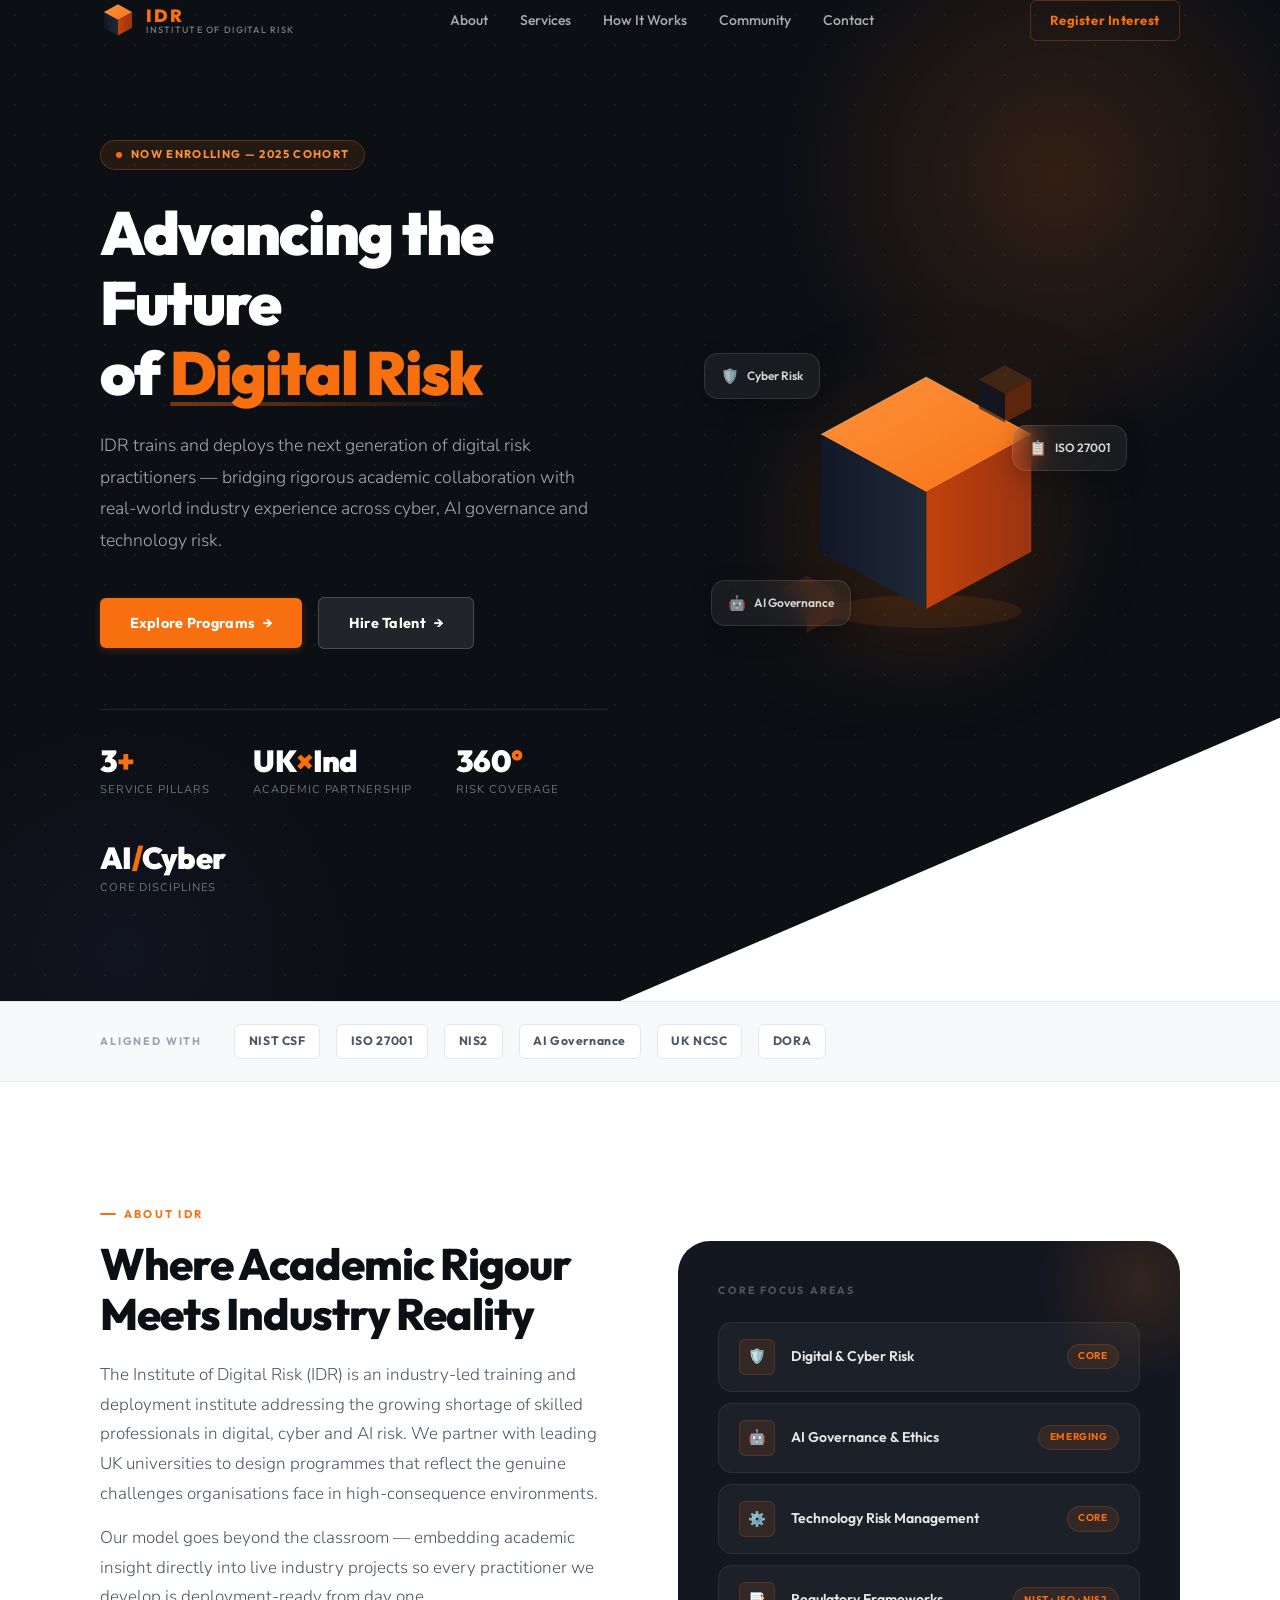
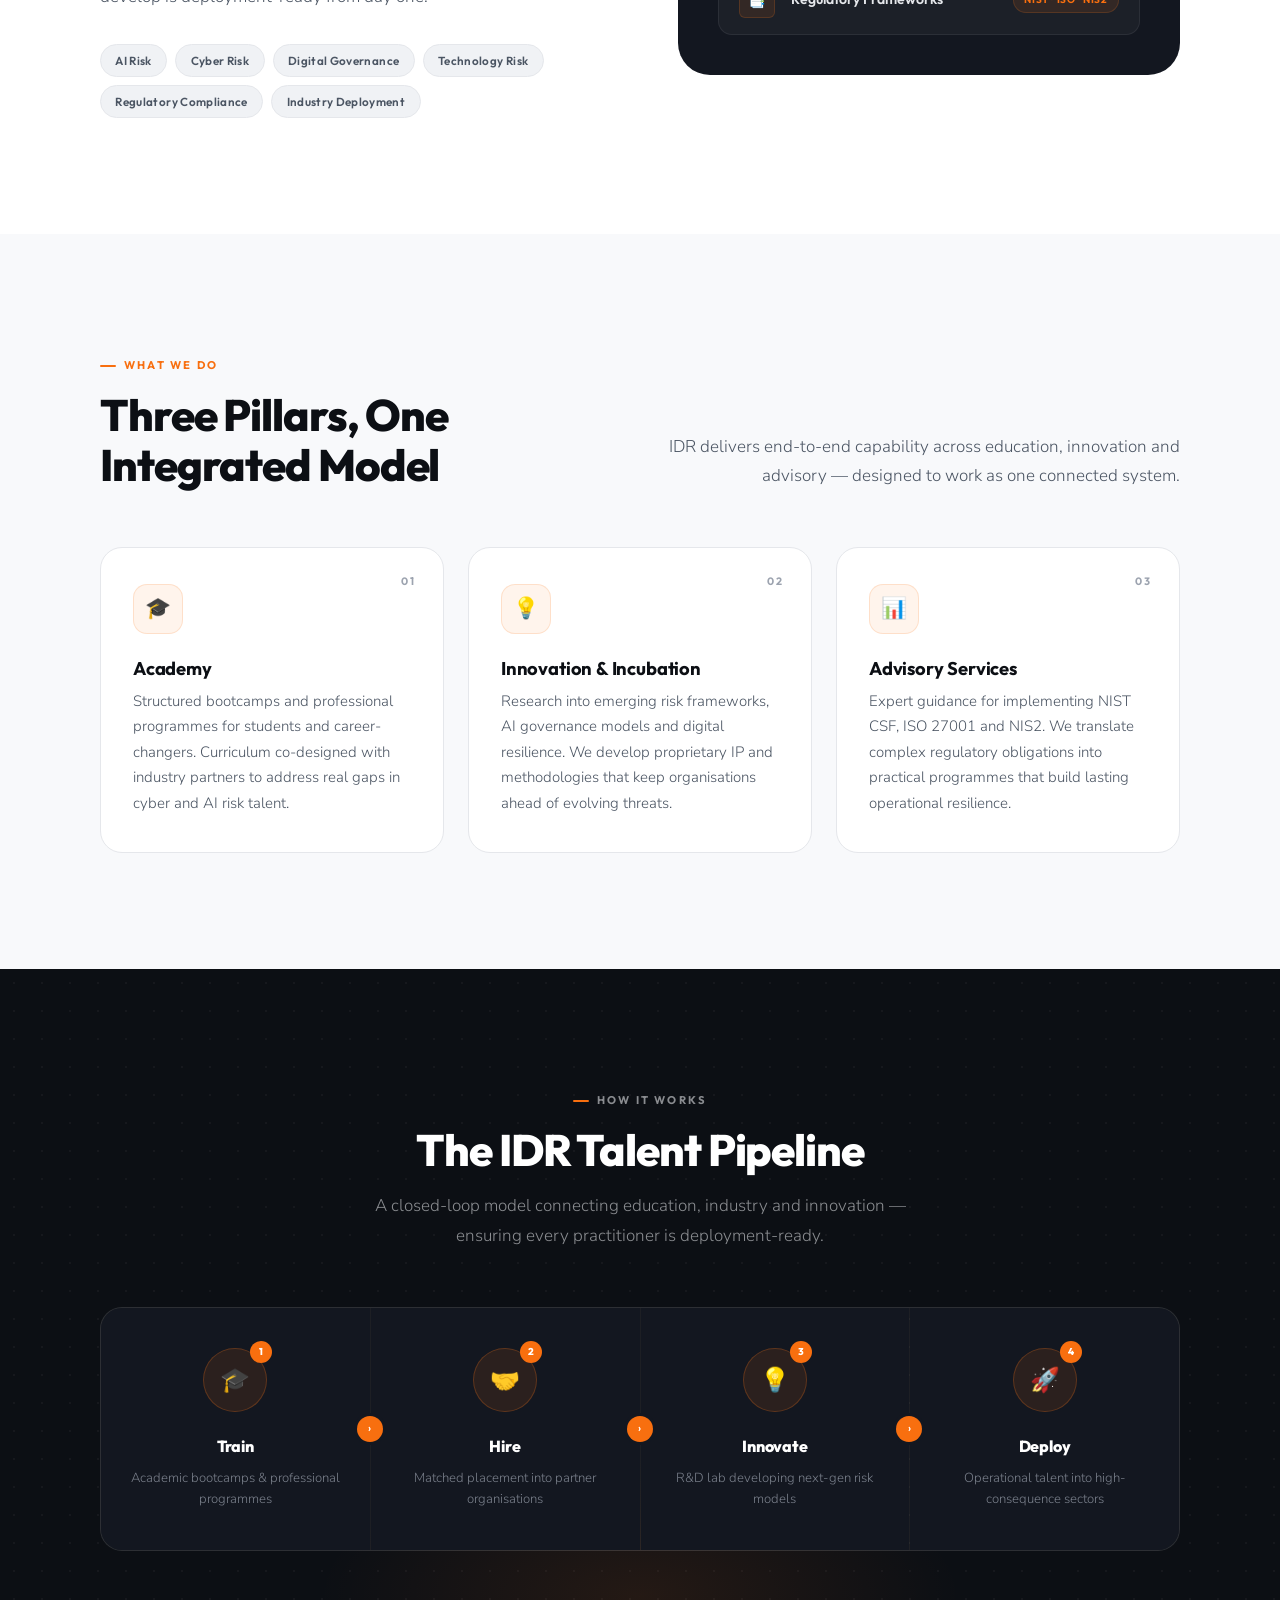
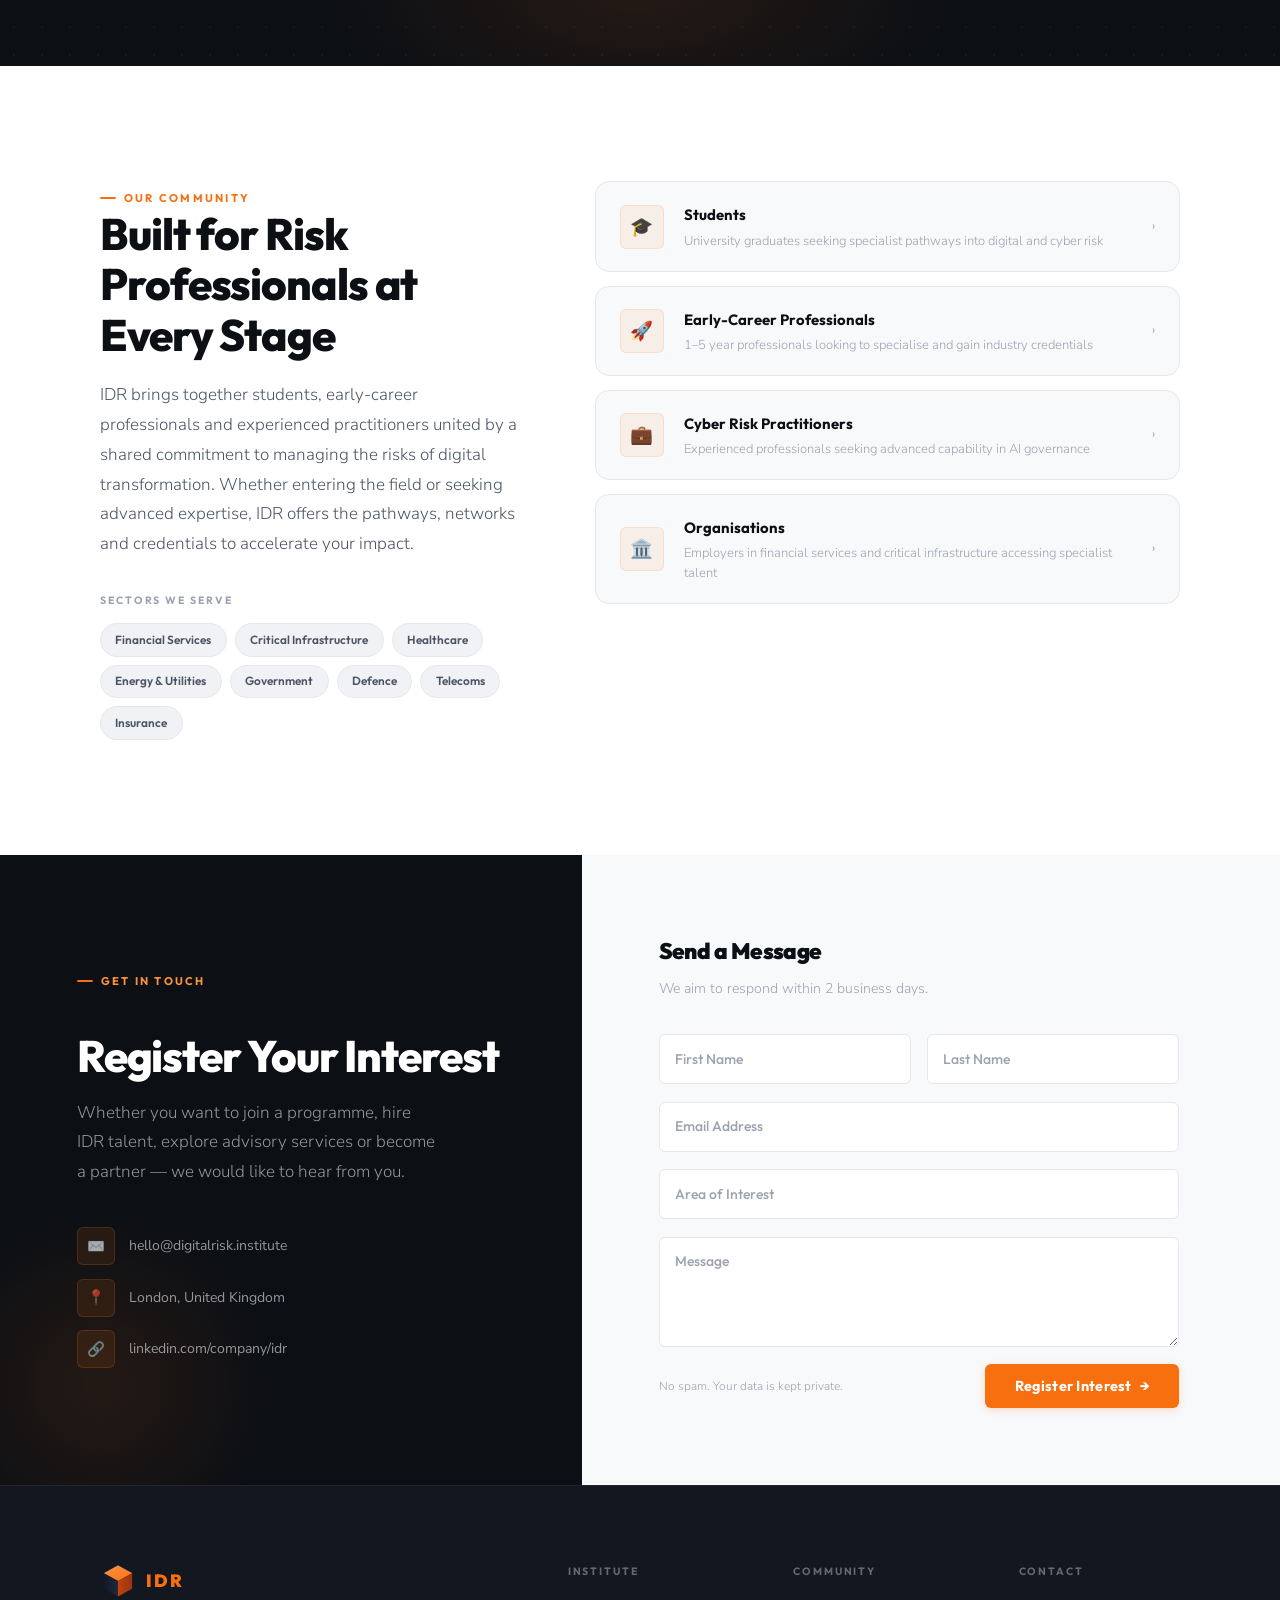
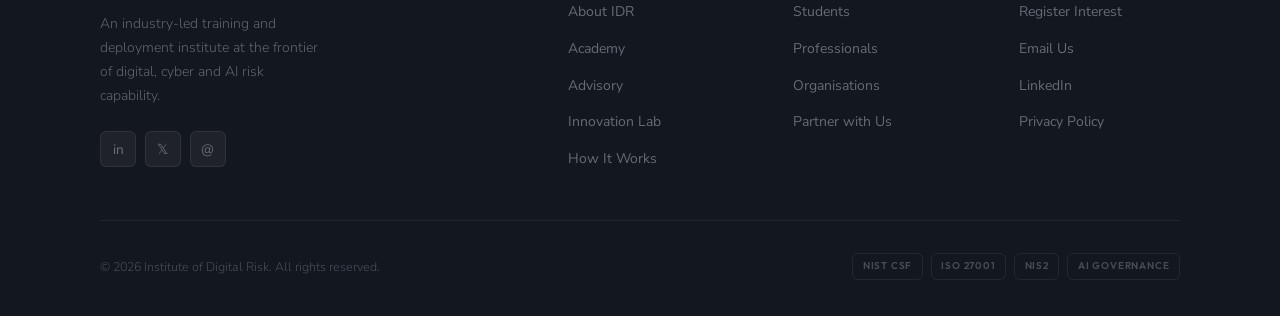
<file: v2-improved/index.html>
<!DOCTYPE html>
<html lang="en">
<head>
  <!--
    ════════════════════════════════════════════
    Institute of Digital Risk — Homepage v2.0
    UI/UX Redesign: dark hero, split contact,
    floating labels, refined component library
    ════════════════════════════════════════════
  -->
  <meta charset="UTF-8"/>
  <meta name="viewport" content="width=device-width, initial-scale=1.0"/>
  <meta name="description" content="IDR trains and deploys digital risk practitioners combining academic insight with real-world industry practice."/>
  <title>Institute of Digital Risk — IDR</title>

  <link rel="preconnect" href="https://fonts.googleapis.com"/>
  <link rel="preconnect" href="https://fonts.gstatic.com" crossorigin/>
  <link href="https://fonts.googleapis.com/css2?family=Outfit:wght@300;400;500;600;700;800;900&family=Nunito+Sans:ital,opsz,wght@0,6..12,300;0,6..12,400;0,6..12,600;1,6..12,300&display=swap" rel="stylesheet"/>
  <link rel="stylesheet" href="style.css"/>
</head>
<body>

<!-- ═══════════════════════════════════════
     NAV
═══════════════════════════════════════ -->
<header>
  <nav id="navbar" role="navigation" aria-label="Primary navigation">
    <div class="container">
      <div class="nav-inner">

        <!-- Logo -->
        <a href="#hero" class="nav-logo" aria-label="IDR — home">
          <svg xmlns="http://www.w3.org/2000/svg" viewBox="0 0 56 56" height="36" role="img" aria-label="IDR cube icon">
            <defs>
              <linearGradient id="nt" x1="0%" y1="0%" x2="100%" y2="100%">
                <stop offset="0%" stop-color="#FB923C"/><stop offset="100%" stop-color="#F97316"/>
              </linearGradient>
              <linearGradient id="nl" x1="0%" y1="0%" x2="100%" y2="0%">
                <stop offset="0%" stop-color="#111827"/><stop offset="100%" stop-color="#1F2937"/>
              </linearGradient>
              <linearGradient id="nr" x1="0%" y1="0%" x2="100%" y2="0%">
                <stop offset="0%" stop-color="#C2410C"/><stop offset="100%" stop-color="#9A3412"/>
              </linearGradient>
            </defs>
            <polygon points="28,4  50,16  28,28  6,16"  fill="url(#nt)"/>
            <polygon points="6,16  28,28  28,52  6,40"  fill="url(#nl)"/>
            <polygon points="28,28  50,16  50,40  28,52" fill="url(#nr)"/>
            <polyline points="6,16  28,4  50,16" fill="none" stroke="#FED7AA" stroke-width=".6" stroke-opacity=".55"/>
          </svg>
          <div class="logo-text">
            <span class="logo-acr">IDR</span>
            <span class="logo-sub">Institute of Digital Risk</span>
          </div>
        </a>

        <!-- Desktop links -->
        <ul class="nav-links" role="list">
          <li><a href="#about">About</a></li>
          <li><a href="#services">Services</a></li>
          <li><a href="#pipeline">How It Works</a></li>
          <li><a href="#community">Community</a></li>
          <li><a href="#contact">Contact</a></li>
        </ul>

        <a href="#contact" class="nav-cta">Register Interest</a>

        <!-- Hamburger (mobile) -->
        <button class="hamburger" id="hamburger"
          aria-label="Open menu" aria-expanded="false" aria-controls="mobile-menu">
          <span></span><span></span><span></span>
        </button>

      </div>
    </div>

    <!-- Mobile drawer -->
    <div class="mobile-menu" id="mobile-menu" role="menu">
      <a href="#about"     role="menuitem">About</a>
      <a href="#services"  role="menuitem">Services</a>
      <a href="#pipeline"  role="menuitem">How It Works</a>
      <a href="#community" role="menuitem">Community</a>
      <a href="#contact"   role="menuitem">Contact</a>
      <a href="#contact" class="btn btn-primary" role="menuitem">Register Interest</a>
    </div>
  </nav>
</header>

<main>

<!-- ═══════════════════════════════════════
     HERO
═══════════════════════════════════════ -->
<section id="hero" aria-label="Hero">
  <!-- Background layers -->
  <div class="hero-dots" aria-hidden="true"></div>
  <div class="hero-glow-a" aria-hidden="true"></div>
  <div class="hero-glow-b" aria-hidden="true"></div>
  <div class="hero-slice" aria-hidden="true"></div>

  <div class="container">
    <div class="hero-inner">

      <!-- Text -->
      <div class="hero-text">
        <div class="hero-badge" aria-label="Status">
          <span class="badge-dot" aria-hidden="true"></span>
          Now Enrolling — 2025 Cohort
        </div>

        <h1>
          Advancing the Future<br/>
          of <span class="hero-hl">Digital Risk</span>
        </h1>

        <p>
          IDR trains and deploys the next generation of digital risk
          practitioners — bridging rigorous academic collaboration with
          real-world industry experience across cyber, AI governance and
          technology risk.
        </p>

        <div class="hero-actions">
          <a href="#services" class="btn btn-primary">
            Explore Programs <span class="icon" aria-hidden="true">→</span>
          </a>
          <a href="#contact" class="btn btn-ghost">
            Hire Talent <span class="icon" aria-hidden="true">→</span>
          </a>
        </div>

        <!-- Stats -->
        <div class="hero-stats" aria-label="Key facts">
          <div class="stat">
            <div class="stat-val">3<em>+</em></div>
            <div class="stat-lbl">Service Pillars</div>
          </div>
          <div class="stat">
            <div class="stat-val">UK<em>×</em>Ind</div>
            <div class="stat-lbl">Academic Partnership</div>
          </div>
          <div class="stat">
            <div class="stat-val">360<em>°</em></div>
            <div class="stat-lbl">Risk Coverage</div>
          </div>
          <div class="stat">
            <div class="stat-val">AI<em>/</em>Cyber</div>
            <div class="stat-lbl">Core Disciplines</div>
          </div>
        </div>
      </div>

      <!-- Visual (hidden on mobile) -->
      <div class="hero-visual" aria-hidden="true">
        <div class="cube-wrap">
          <svg viewBox="0 0 300 300" fill="none" xmlns="http://www.w3.org/2000/svg">
            <defs>
              <linearGradient id="ht" x1="0%" y1="0%" x2="100%" y2="100%">
                <stop offset="0%" stop-color="#FB923C"/><stop offset="100%" stop-color="#F97316"/>
              </linearGradient>
              <linearGradient id="hl" x1="0%" y1="0%" x2="100%" y2="0%">
                <stop offset="0%" stop-color="#111827"/><stop offset="100%" stop-color="#1F2937"/>
              </linearGradient>
              <linearGradient id="hr" x1="0%" y1="0%" x2="100%" y2="0%">
                <stop offset="0%" stop-color="#C2410C"/><stop offset="100%" stop-color="#9A3412"/>
              </linearGradient>
            </defs>
            <!-- Glow shadow at base -->
            <ellipse cx="150" cy="228" rx="80" ry="14" fill="#F97316" opacity=".1"/>
            <!-- Main cube -->
            <polygon points="150,32  238,80  150,128  62,80"  fill="url(#ht)"/>
            <polygon points="62,80   150,128  150,226  62,178" fill="url(#hl)"/>
            <polygon points="150,128 238,80   238,178  150,226" fill="url(#hr)"/>
            <!-- Highlight edges -->
            <polyline points="62,80  150,32  238,80"  fill="none" stroke="#FED7AA" stroke-width=".9" stroke-opacity=".45"/>
            <line x1="150" y1="128" x2="150" y2="226" stroke="#111827" stroke-width=".6" stroke-opacity=".4"/>
            <!-- Small accent cube — top right -->
            <polygon points="216,22  238,34  216,46  194,34" fill="#F97316" opacity=".18"/>
            <polygon points="194,34  216,46  216,70  194,58"  fill="#111827" opacity=".65"/>
            <polygon points="216,46  238,34  238,58  216,70"  fill="#C2410C" opacity=".4"/>
            <!-- Small accent cube — bottom left -->
            <polygon points="50,198  72,210  50,222  28,210" fill="#F97316" opacity=".12"/>
            <polygon points="28,210  50,222  50,246  28,234"  fill="#111827" opacity=".5"/>
            <polygon points="50,222  72,210  72,234  50,246"  fill="#C2410C" opacity=".28"/>
          </svg>

          <!-- Floating info chips -->
          <div class="chip chip-1"><span class="chip-em">🛡️</span> Cyber Risk</div>
          <div class="chip chip-2"><span class="chip-em">🤖</span> AI Governance</div>
          <div class="chip chip-3"><span class="chip-em">📋</span> ISO 27001</div>
        </div>
      </div>

    </div>
  </div>
</section>

<!-- Trust bar -->
<div class="trust-bar">
  <div class="container">
    <div class="trust-inner">
      <span class="trust-lbl">Aligned with</span>
      <div class="trust-items">
        <span class="trust-pill">NIST CSF</span>
        <span class="trust-pill">ISO 27001</span>
        <span class="trust-pill">NIS2</span>
        <span class="trust-pill">AI Governance</span>
        <span class="trust-pill">UK NCSC</span>
        <span class="trust-pill">DORA</span>
      </div>
    </div>
  </div>
</div>


<!-- ═══════════════════════════════════════
     ABOUT
═══════════════════════════════════════ -->
<section id="about" aria-labelledby="about-h">
  <div class="container">
    <div class="about-grid">

      <!-- Copy -->
      <div class="about-copy rev-l">
        <p class="tag-label">About IDR</p>
        <h2 id="about-h">Where Academic Rigour Meets Industry Reality</h2>

        <p>
          The Institute of Digital Risk (IDR) is an industry-led training and
          deployment institute addressing the growing shortage of skilled
          professionals in digital, cyber and AI risk. We partner with leading
          UK universities to design programmes that reflect the genuine
          challenges organisations face in high-consequence environments.
        </p>
        <p>
          Our model goes beyond the classroom — embedding academic insight
          directly into live industry projects so every practitioner we develop
          is deployment-ready from day one.
        </p>

        <div class="about-tags">
          <span class="a-tag">AI Risk</span>
          <span class="a-tag">Cyber Risk</span>
          <span class="a-tag">Digital Governance</span>
          <span class="a-tag">Technology Risk</span>
          <span class="a-tag">Regulatory Compliance</span>
          <span class="a-tag">Industry Deployment</span>
        </div>
      </div>

      <!-- Panel -->
      <div class="about-panel rev-r">
        <p class="panel-ttl">Core Focus Areas</p>
        <div class="focus-list">
          <div class="focus-row">
            <div class="fi-ico">🛡️</div>
            <span class="fi-name">Digital &amp; Cyber Risk</span>
            <span class="fi-badge">Core</span>
          </div>
          <div class="focus-row">
            <div class="fi-ico">🤖</div>
            <span class="fi-name">AI Governance &amp; Ethics</span>
            <span class="fi-badge">Emerging</span>
          </div>
          <div class="focus-row">
            <div class="fi-ico">⚙️</div>
            <span class="fi-name">Technology Risk Management</span>
            <span class="fi-badge">Core</span>
          </div>
          <div class="focus-row">
            <div class="fi-ico">📑</div>
            <span class="fi-name">Regulatory Frameworks</span>
            <span class="fi-badge">NIST · ISO · NIS2</span>
          </div>
        </div>
      </div>

    </div>
  </div>
</section>


<!-- ═══════════════════════════════════════
     SERVICES
═══════════════════════════════════════ -->
<section id="services" aria-labelledby="svc-h">
  <div class="container">

    <div class="svc-header">
      <div>
        <p class="tag-label">What We Do</p>
        <h2 id="svc-h" class="reveal">Three Pillars, One Integrated Model</h2>
      </div>
      <p class="reveal d1">
        IDR delivers end-to-end capability across education, innovation
        and advisory — designed to work as one connected system.
      </p>
    </div>

    <div class="svc-grid">

      <article class="svc-card reveal" aria-label="Academy">
        <span class="sc-num">01</span>
        <div class="sc-ico">🎓</div>
        <h3>Academy</h3>
        <p>Structured bootcamps and professional programmes for students and
        career-changers. Curriculum co-designed with industry partners to
        address real gaps in cyber and AI risk talent.</p>
      </article>

      <article class="svc-card reveal d1" aria-label="Innovation and Incubation">
        <span class="sc-num">02</span>
        <div class="sc-ico">💡</div>
        <h3>Innovation &amp; Incubation</h3>
        <p>Research into emerging risk frameworks, AI governance models and
        digital resilience. We develop proprietary IP and methodologies that
        keep organisations ahead of evolving threats.</p>
      </article>

      <article class="svc-card reveal d2" aria-label="Advisory Services">
        <span class="sc-num">03</span>
        <div class="sc-ico">📊</div>
        <h3>Advisory Services</h3>
        <p>Expert guidance for implementing NIST CSF, ISO 27001 and NIS2.
        We translate complex regulatory obligations into practical programmes
        that build lasting operational resilience.</p>
      </article>

    </div>
  </div>
</section>


<!-- ═══════════════════════════════════════
     PIPELINE
═══════════════════════════════════════ -->
<section id="pipeline" aria-labelledby="pipe-h">
  <div class="pipeline-glow" aria-hidden="true"></div>
  <div class="container">

    <div class="section-header" style="max-width:600px;margin:0 auto 0;text-align:center">
      <p class="tag-label" style="justify-content:center">How It Works</p>
      <h2 id="pipe-h" class="reveal">The IDR Talent Pipeline</h2>
      <p class="reveal d1" style="margin:1rem auto 0">
        A closed-loop model connecting education, industry and innovation —
        ensuring every practitioner is deployment-ready.
      </p>
    </div>

    <div class="pipe-grid reveal d2" role="list" aria-label="Pipeline steps">

      <div class="pipe-step" role="listitem">
        <div class="pipe-circ">
          🎓<span class="pipe-n" aria-hidden="true">1</span>
        </div>
        <p class="pipe-ttl">Train</p>
        <p class="pipe-desc">Academic bootcamps &amp; professional programmes</p>
        <span class="pipe-arr" aria-hidden="true">›</span>
      </div>

      <div class="pipe-step" role="listitem">
        <div class="pipe-circ">
          🤝<span class="pipe-n" aria-hidden="true">2</span>
        </div>
        <p class="pipe-ttl">Hire</p>
        <p class="pipe-desc">Matched placement into partner organisations</p>
        <span class="pipe-arr" aria-hidden="true">›</span>
      </div>

      <div class="pipe-step" role="listitem">
        <div class="pipe-circ">
          💡<span class="pipe-n" aria-hidden="true">3</span>
        </div>
        <p class="pipe-ttl">Innovate</p>
        <p class="pipe-desc">R&amp;D lab developing next-gen risk models</p>
        <span class="pipe-arr" aria-hidden="true">›</span>
      </div>

      <div class="pipe-step" role="listitem">
        <div class="pipe-circ">
          🚀<span class="pipe-n" aria-hidden="true">4</span>
        </div>
        <p class="pipe-ttl">Deploy</p>
        <p class="pipe-desc">Operational talent into high-consequence sectors</p>
        <span class="pipe-arr" aria-hidden="true">›</span>
      </div>

    </div>
  </div>
</section>


<!-- ═══════════════════════════════════════
     COMMUNITY
═══════════════════════════════════════ -->
<section id="community" aria-labelledby="comm-h">
  <div class="container">
    <div class="comm-grid">

      <!-- Copy -->
      <div class="comm-copy rev-l">
        <p class="tag-label">Our Community</p>
        <h2 id="comm-h">Built for Risk Professionals at Every Stage</h2>
        <p>
          IDR brings together students, early-career professionals and
          experienced practitioners united by a shared commitment to managing
          the risks of digital transformation. Whether entering the field or
          seeking advanced expertise, IDR offers the pathways, networks and
          credentials to accelerate your impact.
        </p>

        <div class="sector-block">
          <p class="sector-ttl">Sectors We Serve</p>
          <div class="sector-pills">
            <span class="s-pill">Financial Services</span>
            <span class="s-pill">Critical Infrastructure</span>
            <span class="s-pill">Healthcare</span>
            <span class="s-pill">Energy &amp; Utilities</span>
            <span class="s-pill">Government</span>
            <span class="s-pill">Defence</span>
            <span class="s-pill">Telecoms</span>
            <span class="s-pill">Insurance</span>
          </div>
        </div>
      </div>

      <!-- Audience cards -->
      <div class="aud-list rev-r" role="list" aria-label="Who we serve">

        <div class="aud-card" role="listitem">
          <div class="aud-ico">🎓</div>
          <div>
            <p class="aud-ttl">Students</p>
            <p class="aud-desc">University graduates seeking specialist pathways into digital and cyber risk</p>
          </div>
          <span class="aud-arr" aria-hidden="true">›</span>
        </div>

        <div class="aud-card" role="listitem">
          <div class="aud-ico">🚀</div>
          <div>
            <p class="aud-ttl">Early-Career Professionals</p>
            <p class="aud-desc">1–5 year professionals looking to specialise and gain industry credentials</p>
          </div>
          <span class="aud-arr" aria-hidden="true">›</span>
        </div>

        <div class="aud-card" role="listitem">
          <div class="aud-ico">💼</div>
          <div>
            <p class="aud-ttl">Cyber Risk Practitioners</p>
            <p class="aud-desc">Experienced professionals seeking advanced capability in AI governance</p>
          </div>
          <span class="aud-arr" aria-hidden="true">›</span>
        </div>

        <div class="aud-card" role="listitem">
          <div class="aud-ico">🏛️</div>
          <div>
            <p class="aud-ttl">Organisations</p>
            <p class="aud-desc">Employers in financial services and critical infrastructure accessing specialist talent</p>
          </div>
          <span class="aud-arr" aria-hidden="true">›</span>
        </div>

      </div>
    </div>
  </div>
</section>


<!-- ═══════════════════════════════════════
     CONTACT — Split dark / light
═══════════════════════════════════════ -->
<section id="contact" aria-labelledby="contact-h">
  <div class="contact-split">

    <!-- Left: dark info panel -->
    <div class="c-left">
      <p class="tag-label">Get in Touch</p>
      <h2 id="contact-h" class="reveal">Register Your Interest</h2>
      <p class="reveal d1">
        Whether you want to join a programme, hire IDR talent, explore advisory
        services or become a partner — we would like to hear from you.
      </p>

      <div class="c-details reveal d2">
        <div class="c-row">
          <div class="c-ico" aria-hidden="true">✉️</div>
          <span>hello@digitalrisk.institute</span>
        </div>
        <div class="c-row">
          <div class="c-ico" aria-hidden="true">📍</div>
          <span>London, United Kingdom</span>
        </div>
        <div class="c-row">
          <div class="c-ico" aria-hidden="true">🔗</div>
          <span>linkedin.com/company/idr</span>
        </div>
      </div>
    </div>

    <!-- Right: form -->
    <div class="c-right">
      <div class="c-form-wrap reveal d1">
        <p class="c-form-ttl">Send a Message</p>
        <p class="c-form-sub">We aim to respond within 2 business days.</p>

        <form id="contact-form" novalidate aria-label="Register interest form">

          <div class="f-row">
            <!-- Floating label: input FIRST, label SECOND (CSS sibling trick) -->
            <div class="f-group">
              <input type="text" id="fname" name="fname"
                placeholder="First name" required autocomplete="given-name"/>
              <label for="fname">First Name</label>
            </div>
            <div class="f-group">
              <input type="text" id="lname" name="lname"
                placeholder="Last name" required autocomplete="family-name"/>
              <label for="lname">Last Name</label>
            </div>
          </div>

          <div class="f-group">
            <input type="email" id="email" name="email"
              placeholder="your@email.com" required autocomplete="email"/>
            <label for="email">Email Address</label>
          </div>

          <div class="f-group">
            <!-- For select, JS adds .filled class when value is chosen -->
            <select id="interest" name="interest" required>
              <option value="" disabled selected></option>
              <option value="academy">Academy / Training Programme</option>
              <option value="hire">Hire IDR Talent</option>
              <option value="advisory">Advisory Services</option>
              <option value="partnership">Academic / Industry Partnership</option>
              <option value="other">Other</option>
            </select>
            <label for="interest">Area of Interest</label>
          </div>

          <div class="f-group">
            <textarea id="message" name="message"
              placeholder="Tell us what you are looking for…" required></textarea>
            <label for="message">Message</label>
          </div>

          <div class="f-footer">
            <p class="f-note">No spam. Your data is kept private.</p>
            <button type="submit" class="btn btn-primary">
              Register Interest <span class="icon" aria-hidden="true">→</span>
            </button>
          </div>

          <div class="form-ok" id="form-ok" role="status" aria-live="polite">
            <span aria-hidden="true">✅</span>
            Thank you — we will be in touch shortly.
          </div>

        </form>
      </div>
    </div>

  </div>
</section>

</main>

<!-- ═══════════════════════════════════════
     FOOTER
═══════════════════════════════════════ -->
<footer>
  <div class="container">

    <div class="foot-grid">

      <!-- Brand -->
      <div class="foot-brand">
        <a href="#hero" class="nav-logo" aria-label="IDR Home">
          <svg xmlns="http://www.w3.org/2000/svg" viewBox="0 0 56 56" height="34" role="img" aria-label="IDR icon">
            <defs>
              <linearGradient id="ft2" x1="0%" y1="0%" x2="100%" y2="100%">
                <stop offset="0%" stop-color="#FB923C"/><stop offset="100%" stop-color="#F97316"/>
              </linearGradient>
              <linearGradient id="fl2" x1="0%" y1="0%" x2="100%" y2="0%">
                <stop offset="0%" stop-color="#111827"/><stop offset="100%" stop-color="#1F2937"/>
              </linearGradient>
              <linearGradient id="fr2" x1="0%" y1="0%" x2="100%" y2="0%">
                <stop offset="0%" stop-color="#C2410C"/><stop offset="100%" stop-color="#9A3412"/>
              </linearGradient>
            </defs>
            <polygon points="28,4  50,16  28,28  6,16"  fill="url(#ft2)"/>
            <polygon points="6,16  28,28  28,52  6,40"  fill="url(#fl2)"/>
            <polygon points="28,28  50,16  50,40  28,52" fill="url(#fr2)"/>
            <polyline points="6,16  28,4  50,16" fill="none" stroke="#FED7AA" stroke-width=".6" stroke-opacity=".5"/>
          </svg>
          <div class="logo-text">
            <span class="logo-acr">IDR</span>
          </div>
        </a>
        <p>An industry-led training and deployment institute at the frontier of digital, cyber and AI risk capability.</p>
        <div class="foot-social">
          <a href="#" class="soc-btn" aria-label="LinkedIn">in</a>
          <a href="#" class="soc-btn" aria-label="Twitter/X">𝕏</a>
          <a href="#" class="soc-btn" aria-label="Email">@</a>
        </div>
      </div>

      <div class="foot-col">
        <h5>Institute</h5>
        <ul>
          <li><a href="#about">About IDR</a></li>
          <li><a href="#services">Academy</a></li>
          <li><a href="#services">Advisory</a></li>
          <li><a href="#services">Innovation Lab</a></li>
          <li><a href="#pipeline">How It Works</a></li>
        </ul>
      </div>

      <div class="foot-col">
        <h5>Community</h5>
        <ul>
          <li><a href="#community">Students</a></li>
          <li><a href="#community">Professionals</a></li>
          <li><a href="#community">Organisations</a></li>
          <li><a href="#contact">Partner with Us</a></li>
        </ul>
      </div>

      <div class="foot-col">
        <h5>Contact</h5>
        <ul>
          <li><a href="#contact">Register Interest</a></li>
          <li><a href="mailto:hello@digitalrisk.institute">Email Us</a></li>
          <li><a href="#">LinkedIn</a></li>
          <li><a href="#">Privacy Policy</a></li>
        </ul>
      </div>

    </div>

    <div class="foot-bottom">
      <p>© <span id="current-year">2025</span> Institute of Digital Risk. All rights reserved.</p>
      <div class="foot-badges">
        <span class="fb">NIST CSF</span>
        <span class="fb">ISO 27001</span>
        <span class="fb">NIS2</span>
        <span class="fb">AI Governance</span>
      </div>
    </div>

  </div>
</footer>

<script src="script.js" defer></script>
</body>
</html>
</file>
<file: style.css>
/* =============================================================
   style.css — Institute of Digital Risk (IDR)
   Author  : [Student Name]
   Version : 1.0
   Fonts   : Outfit (headings) + Nunito Sans (body) via Google Fonts
   Colours : #F97316 orange | #111827 near-black | #FFFFFF white
   ============================================================= */


/* ── 1. GOOGLE FONTS IMPORT ── */
@import url('https://fonts.googleapis.com/css2?family=Outfit:wght@400;500;600;700;800&family=Nunito+Sans:ital,opsz,wght@0,6..12,300;0,6..12,400;0,6..12,600;1,6..12,300&display=swap');


/* ── 2. CSS CUSTOM PROPERTIES (Design Tokens) ── */
:root {
  /* Brand colours */
  --orange:        #F97316;
  --orange-dark:   #EA6C0A;
  --orange-light:  #FED7AA;
  --orange-bg:     #FFF7ED;

  /* Neutrals */
  --black:         #111827;
  --grey-800:      #1F2937;
  --grey-600:      #4B5563;
  --grey-400:      #9CA3AF;
  --grey-200:      #E5E7EB;
  --grey-100:      #F3F4F6;
  --white:         #FFFFFF;

  /* Typography */
  --font-head:    'Outfit', 'Segoe UI', sans-serif;
  --font-body:    'Nunito Sans', 'Segoe UI', sans-serif;

  /* Spacing scale */
  --space-xs:  0.5rem;
  --space-sm:  1rem;
  --space-md:  1.5rem;
  --space-lg:  2.5rem;
  --space-xl:  4rem;
  --space-2xl: 6rem;

  /* Layout */
  --max-width:  1140px;
  --nav-height: 70px;
  --radius-sm:  6px;
  --radius-md:  12px;
  --radius-lg:  20px;

  /* Shadows */
  --shadow-sm:  0 1px 3px rgba(0,0,0,0.08), 0 1px 2px rgba(0,0,0,0.06);
  --shadow-md:  0 4px 16px rgba(0,0,0,0.10);
  --shadow-lg:  0 12px 40px rgba(0,0,0,0.12);
  --shadow-orange: 0 8px 24px rgba(249,115,22,0.25);

  /* Transitions */
  --ease: 0.25s ease;
}


/* ── 3. RESET & BASE ── */
*, *::before, *::after {
  box-sizing: border-box;
  margin: 0;
  padding: 0;
}

html {
  scroll-behavior: smooth;
  font-size: 16px;
  -webkit-text-size-adjust: 100%;
}

body {
  font-family: var(--font-body);
  font-size: 1rem;
  line-height: 1.7;
  color: var(--black);
  background-color: var(--white);
  overflow-x: hidden;
}

img, svg {
  display: block;
  max-width: 100%;
}

a {
  color: inherit;
  text-decoration: none;
}

ul {
  list-style: none;
}

button {
  font-family: inherit;
  cursor: pointer;
  border: none;
  background: none;
}


/* ── 4. TYPOGRAPHY HELPERS ── */
h1, h2, h3, h4 {
  font-family: var(--font-head);
  line-height: 1.2;
  font-weight: 700;
  color: var(--black);
}

h1 { font-size: clamp(2.2rem, 5.5vw, 3.6rem); font-weight: 800; }
h2 { font-size: clamp(1.75rem, 3.5vw, 2.5rem); }
h3 { font-size: 1.2rem; font-weight: 600; }

p {
  color: var(--grey-600);
  font-size: 1.0625rem;
  font-weight: 300;
  max-width: 65ch;
}

.section-label {
  display: inline-flex;
  align-items: center;
  gap: var(--space-xs);
  font-family: var(--font-head);
  font-size: 0.72rem;
  font-weight: 600;
  letter-spacing: 0.18em;
  text-transform: uppercase;
  color: var(--orange);
  margin-bottom: var(--space-sm);
}

.section-label::before {
  content: '';
  display: block;
  width: 20px;
  height: 2px;
  background: var(--orange);
  border-radius: 2px;
}


/* ── 5. LAYOUT UTILITIES ── */
.container {
  max-width: var(--max-width);
  margin: 0 auto;
  padding: 0 clamp(1.25rem, 4vw, 2.5rem);
}

section {
  padding: var(--space-2xl) 0;
}

.section-header {
  max-width: 600px;
  margin-bottom: var(--space-xl);
}

.section-header p {
  margin-top: var(--space-sm);
}

/* Centre aligned section header variant */
.section-header.centered {
  max-width: 640px;
  margin-left: auto;
  margin-right: auto;
  text-align: center;
}

.section-header.centered .section-label {
  justify-content: center;
}

.section-header.centered p {
  margin: var(--space-sm) auto 0;
}


/* ── 6. BUTTONS ── */
.btn {
  display: inline-flex;
  align-items: center;
  gap: 0.5rem;
  font-family: var(--font-head);
  font-size: 0.9rem;
  font-weight: 600;
  letter-spacing: 0.03em;
  padding: 0.75rem 1.75rem;
  border-radius: var(--radius-sm);
  transition: background var(--ease), color var(--ease),
              box-shadow var(--ease), transform var(--ease);
}

.btn-primary {
  background: var(--orange);
  color: var(--white);
}

.btn-primary:hover {
  background: var(--orange-dark);
  box-shadow: var(--shadow-orange);
  transform: translateY(-2px);
}

.btn-outline {
  background: transparent;
  color: var(--black);
  border: 1.5px solid var(--grey-200);
}

.btn-outline:hover {
  border-color: var(--orange);
  color: var(--orange);
  transform: translateY(-2px);
}

/* Arrow icon inside button */
.btn .arrow {
  transition: transform var(--ease);
}

.btn:hover .arrow {
  transform: translateX(3px);
}


/* ──────────────────────────────────────────
   7. NAVIGATION
────────────────────────────────────────── */
#navbar {
  position: fixed;
  top: 0;
  left: 0;
  right: 0;
  height: var(--nav-height);
  z-index: 1000;
  background: rgba(255,255,255,0.95);
  backdrop-filter: blur(10px);
  -webkit-backdrop-filter: blur(10px);
  border-bottom: 1px solid transparent;
  transition: border-color var(--ease), box-shadow var(--ease);
}

/* Scrolled state — added by JS */
#navbar.scrolled {
  border-color: var(--grey-200);
  box-shadow: var(--shadow-sm);
}

.nav-inner {
  height: 100%;
  display: flex;
  align-items: center;
  justify-content: space-between;
  gap: var(--space-md);
}

/* Logo */
.nav-logo {
  display: flex;
  align-items: center;
  gap: 0.75rem;
  flex-shrink: 0;
}

.nav-logo img,
.nav-logo svg {
  height: 38px;
  width: auto;
}

/* Nav links */
.nav-links {
  display: flex;
  align-items: center;
  gap: var(--space-lg);
}

.nav-links a {
  font-family: var(--font-head);
  font-size: 0.9rem;
  font-weight: 500;
  color: var(--grey-600);
  position: relative;
  transition: color var(--ease);
}

.nav-links a::after {
  content: '';
  position: absolute;
  bottom: -4px;
  left: 0;
  width: 0;
  height: 2px;
  background: var(--orange);
  border-radius: 2px;
  transition: width var(--ease);
}

.nav-links a:hover {
  color: var(--black);
}

.nav-links a:hover::after {
  width: 100%;
}

/* Nav CTA button */
.nav-cta {
  font-family: var(--font-head);
  font-size: 0.875rem;
  font-weight: 600;
  color: var(--white);
  background: var(--black);
  padding: 0.55rem 1.4rem;
  border-radius: var(--radius-sm);
  transition: background var(--ease), transform var(--ease);
}

.nav-cta:hover {
  background: var(--orange);
  transform: translateY(-1px);
}

/* Hamburger button (mobile) */
.hamburger {
  display: none;
  flex-direction: column;
  gap: 5px;
  padding: 6px;
  cursor: pointer;
}

.hamburger span {
  display: block;
  width: 22px;
  height: 2px;
  background: var(--black);
  border-radius: 2px;
  transition: transform var(--ease), opacity var(--ease);
}

/* Hamburger open state */
.hamburger.is-open span:nth-child(1) { transform: translateY(7px) rotate(45deg); }
.hamburger.is-open span:nth-child(2) { opacity: 0; transform: scaleX(0); }
.hamburger.is-open span:nth-child(3) { transform: translateY(-7px) rotate(-45deg); }

/* Mobile menu drawer */
.mobile-menu {
  display: none;
  flex-direction: column;
  gap: var(--space-sm);
  background: var(--white);
  border-top: 1px solid var(--grey-200);
  padding: var(--space-md) var(--space-md) var(--space-lg);
}

.mobile-menu.is-open {
  display: flex;
}

.mobile-menu a {
  font-family: var(--font-head);
  font-size: 1.05rem;
  font-weight: 500;
  color: var(--grey-600);
  padding: 0.5rem 0;
  border-bottom: 1px solid var(--grey-100);
  transition: color var(--ease);
}

.mobile-menu a:hover {
  color: var(--orange);
}

.mobile-menu .btn-primary {
  margin-top: var(--space-xs);
  align-self: flex-start;
}


/* ──────────────────────────────────────────
   8. HERO SECTION
────────────────────────────────────────── */
#hero {
  /* Push below fixed navbar */
  padding-top: calc(var(--nav-height) + var(--space-xl));
  padding-bottom: var(--space-2xl);
  position: relative;
  overflow: hidden;
  background-color: var(--white);
}

/* Subtle dot-grid background pattern */
#hero::before {
  content: '';
  position: absolute;
  inset: 0;
  background-image: radial-gradient(var(--grey-200) 1px, transparent 1px);
  background-size: 28px 28px;
  opacity: 0.9;
  pointer-events: none;
}

/* Orange radial glow — top right */
#hero::after {
  content: '';
  position: absolute;
  top: -100px;
  right: -120px;
  width: 520px;
  height: 520px;
  background: radial-gradient(circle, rgba(249,115,22,0.12) 0%, transparent 65%);
  pointer-events: none;
}

.hero-inner {
  position: relative;
  z-index: 1;
  display: grid;
  grid-template-columns: 1fr 1fr;
  align-items: center;
  gap: var(--space-xl);
}

/* Text side */
.hero-text {}

.hero-badge {
  display: inline-flex;
  align-items: center;
  gap: 0.5rem;
  background: var(--orange-bg);
  border: 1px solid var(--orange-light);
  border-radius: 100px;
  padding: 0.3rem 1rem;
  font-family: var(--font-head);
  font-size: 0.75rem;
  font-weight: 600;
  letter-spacing: 0.08em;
  text-transform: uppercase;
  color: var(--orange-dark);
  margin-bottom: var(--space-md);
}

.hero-badge-dot {
  width: 7px;
  height: 7px;
  border-radius: 50%;
  background: var(--orange);
  animation: blink 2s ease-in-out infinite;
}

@keyframes blink {
  0%, 100% { opacity: 1; }
  50%       { opacity: 0.3; }
}

.hero-text h1 {
  margin-bottom: var(--space-md);
}

/* Orange highlight on keyword */
.hero-text h1 span {
  color: var(--orange);
  position: relative;
}

.hero-text h1 span::after {
  content: '';
  position: absolute;
  left: 0;
  bottom: 4px;
  width: 100%;
  height: 6px;
  background: var(--orange-light);
  border-radius: 2px;
  z-index: -1;
}

.hero-text p {
  font-size: 1.125rem;
  margin-bottom: var(--space-lg);
  max-width: 50ch;
}

.hero-actions {
  display: flex;
  align-items: center;
  flex-wrap: wrap;
  gap: var(--space-sm);
}

/* Right graphic side */
.hero-graphic {
  display: flex;
  justify-content: center;
  align-items: center;
  position: relative;
}

.hero-cube-wrap {
  position: relative;
  animation: floatY 5s ease-in-out infinite;
}

@keyframes floatY {
  0%, 100% { transform: translateY(0); }
  50%       { transform: translateY(-14px); }
}

/* Large decorative cube SVG rendered inline via JS */
.hero-cube-wrap svg {
  width: clamp(220px, 28vw, 360px);
  height: auto;
  filter: drop-shadow(0 20px 48px rgba(249,115,22,0.18));
}

/* Floating info chips around the cube */
.hero-chip {
  position: absolute;
  background: var(--white);
  border: 1px solid var(--grey-200);
  border-radius: var(--radius-md);
  padding: 0.65rem 1rem;
  font-family: var(--font-head);
  font-size: 0.78rem;
  font-weight: 600;
  color: var(--black);
  box-shadow: var(--shadow-md);
  white-space: nowrap;
  display: flex;
  align-items: center;
  gap: 0.5rem;
}

.hero-chip .chip-icon {
  font-size: 1rem;
}

.chip-1 { top: 8%;  left: -10%; }
.chip-2 { bottom: 14%; left: -8%; }
.chip-3 { top: 20%; right: -5%; }

/* Stats row below hero */
.hero-stats {
  display: flex;
  gap: var(--space-xl);
  margin-top: var(--space-xl);
  padding-top: var(--space-lg);
  border-top: 1px solid var(--grey-200);
  flex-wrap: wrap;
}

.stat {}

.stat-number {
  font-family: var(--font-head);
  font-size: 2rem;
  font-weight: 800;
  color: var(--black);
  letter-spacing: -0.03em;
  line-height: 1;
  margin-bottom: 0.2rem;
}

.stat-number em {
  color: var(--orange);
  font-style: normal;
}

.stat-label {
  font-size: 0.8rem;
  color: var(--grey-400);
  font-weight: 400;
  letter-spacing: 0.04em;
  text-transform: uppercase;
}


/* ──────────────────────────────────────────
   9. ABOUT SECTION
────────────────────────────────────────── */
#about {
  background: var(--grey-100);
  border-top: 1px solid var(--grey-200);
  border-bottom: 1px solid var(--grey-200);
}

.about-grid {
  display: grid;
  grid-template-columns: 1fr 1fr;
  gap: var(--space-xl);
  align-items: center;
}

.about-content h2 {
  margin-bottom: var(--space-md);
}

.about-content p + p {
  margin-top: var(--space-sm);
}

.about-tags {
  display: flex;
  flex-wrap: wrap;
  gap: 0.5rem;
  margin-top: var(--space-lg);
}

.tag {
  font-family: var(--font-head);
  font-size: 0.75rem;
  font-weight: 600;
  letter-spacing: 0.05em;
  color: var(--grey-600);
  background: var(--white);
  border: 1px solid var(--grey-200);
  border-radius: var(--radius-sm);
  padding: 0.35rem 0.85rem;
  transition: border-color var(--ease), color var(--ease);
}

.tag:hover {
  border-color: var(--orange);
  color: var(--orange);
}

/* About visual panel */
.about-visual {
  background: var(--white);
  border: 1px solid var(--grey-200);
  border-radius: var(--radius-lg);
  padding: var(--space-lg);
  box-shadow: var(--shadow-sm);
}

.about-visual-heading {
  font-family: var(--font-head);
  font-size: 0.72rem;
  font-weight: 600;
  letter-spacing: 0.15em;
  text-transform: uppercase;
  color: var(--grey-400);
  margin-bottom: var(--space-md);
}

.about-kpi-list {
  display: flex;
  flex-direction: column;
  gap: var(--space-sm);
}

.kpi-item {
  display: flex;
  align-items: center;
  justify-content: space-between;
  padding: var(--space-sm) var(--space-md);
  background: var(--grey-100);
  border-radius: var(--radius-sm);
  border-left: 3px solid var(--orange);
}

.kpi-item:nth-child(2) { border-color: var(--black); }
.kpi-item:nth-child(3) { border-color: #6366F1; }  /* indigo accent */
.kpi-item:nth-child(4) { border-color: #10B981; }  /* green accent */

.kpi-label {
  font-family: var(--font-head);
  font-size: 0.85rem;
  font-weight: 500;
  color: var(--black);
}

.kpi-value {
  font-family: var(--font-head);
  font-size: 0.78rem;
  font-weight: 600;
  color: var(--grey-400);
}


/* ──────────────────────────────────────────
   10. SERVICES / PILLARS SECTION
────────────────────────────────────────── */
#services {
  background: var(--white);
}

.cards-grid {
  display: grid;
  grid-template-columns: repeat(3, 1fr);
  gap: var(--space-md);
}

.service-card {
  background: var(--white);
  border: 1px solid var(--grey-200);
  border-radius: var(--radius-md);
  padding: var(--space-lg);
  position: relative;
  overflow: hidden;
  transition: border-color var(--ease), box-shadow var(--ease), transform var(--ease);
}

.service-card::before {
  content: '';
  position: absolute;
  top: 0; left: 0; right: 0;
  height: 3px;
  background: var(--orange);
  transform: scaleX(0);
  transform-origin: left;
  transition: transform 0.35s ease;
}

.service-card:hover {
  border-color: var(--grey-200);
  box-shadow: var(--shadow-lg);
  transform: translateY(-5px);
}

.service-card:hover::before {
  transform: scaleX(1);
}

.card-icon-wrap {
  width: 52px;
  height: 52px;
  border-radius: var(--radius-sm);
  background: var(--orange-bg);
  border: 1px solid var(--orange-light);
  display: flex;
  align-items: center;
  justify-content: center;
  font-size: 1.4rem;
  margin-bottom: var(--space-md);
  transition: background var(--ease);
}

.service-card:hover .card-icon-wrap {
  background: var(--orange);
}

.service-card h3 {
  margin-bottom: 0.6rem;
}

.service-card p {
  font-size: 0.9375rem;
  max-width: none;
}

/* Card number watermark */
.card-number {
  position: absolute;
  bottom: var(--space-md);
  right: var(--space-md);
  font-family: var(--font-head);
  font-size: 3rem;
  font-weight: 800;
  color: var(--grey-100);
  line-height: 1;
  user-select: none;
  pointer-events: none;
}


/* ──────────────────────────────────────────
   11. PIPELINE SECTION
────────────────────────────────────────── */
#pipeline {
  background: var(--black);
  color: var(--white);
}

#pipeline h2,
#pipeline h3 {
  color: var(--white);
}

#pipeline p {
  color: var(--grey-400);
}

.pipeline-steps {
  display: flex;
  align-items: flex-start;
  justify-content: center;
  gap: 0;
  margin-top: var(--space-xl);
  position: relative;
}

/* Connecting line behind the steps */
.pipeline-steps::before {
  content: '';
  position: absolute;
  top: 32px;
  left: 10%;
  right: 10%;
  height: 1px;
  background: rgba(255,255,255,0.12);
}

.pipeline-step {
  flex: 1;
  display: flex;
  flex-direction: column;
  align-items: center;
  text-align: center;
  padding: 0 1rem;
  position: relative;
}

.step-circle {
  width: 64px;
  height: 64px;
  border-radius: 50%;
  background: var(--grey-800);
  border: 2px solid rgba(255,255,255,0.1);
  display: flex;
  align-items: center;
  justify-content: center;
  font-size: 1.4rem;
  margin-bottom: var(--space-md);
  position: relative;
  z-index: 1;
  transition: background var(--ease), border-color var(--ease), transform var(--ease);
}

.pipeline-step:hover .step-circle {
  background: var(--orange);
  border-color: var(--orange);
  transform: scale(1.08);
}

.step-number {
  position: absolute;
  top: -8px;
  right: -6px;
  width: 22px;
  height: 22px;
  background: var(--orange);
  color: var(--white);
  border-radius: 50%;
  font-family: var(--font-head);
  font-size: 0.65rem;
  font-weight: 700;
  display: flex;
  align-items: center;
  justify-content: center;
}

.step-title {
  font-family: var(--font-head);
  font-size: 0.95rem;
  font-weight: 700;
  color: var(--white);
  margin-bottom: 0.4rem;
}

.step-desc {
  font-size: 0.82rem;
  color: var(--grey-400);
  max-width: 14ch;
  margin: 0 auto;
}

/* Arrow between steps */
.pipeline-arrow {
  flex-shrink: 0;
  color: rgba(255,255,255,0.2);
  font-size: 1.25rem;
  padding-top: 22px;   /* align with circle centres */
  margin: 0 -0.25rem;
}


/* ──────────────────────────────────────────
   12. COMMUNITY SECTION
────────────────────────────────────────── */
#community {
  background: var(--grey-100);
  border-top: 1px solid var(--grey-200);
  border-bottom: 1px solid var(--grey-200);
}

.community-grid {
  display: grid;
  grid-template-columns: 1fr 1fr;
  gap: var(--space-xl);
  align-items: start;
}

.community-content h2 {
  margin-bottom: var(--space-md);
}

/* Audience cards */
.audience-list {
  display: flex;
  flex-direction: column;
  gap: 0.75rem;
}

.audience-item {
  display: flex;
  align-items: center;
  gap: var(--space-sm);
  background: var(--white);
  border: 1px solid var(--grey-200);
  border-radius: var(--radius-sm);
  padding: 1rem var(--space-md);
  transition: border-color var(--ease), transform var(--ease), box-shadow var(--ease);
}

.audience-item:hover {
  border-color: var(--orange);
  transform: translateX(6px);
  box-shadow: var(--shadow-sm);
}

.audience-emoji {
  font-size: 1.4rem;
  flex-shrink: 0;
  width: 36px;
  text-align: center;
}

.audience-text strong {
  display: block;
  font-family: var(--font-head);
  font-size: 0.95rem;
  font-weight: 600;
  color: var(--black);
  margin-bottom: 0.15rem;
}

.audience-text span {
  font-size: 0.82rem;
  color: var(--grey-400);
}

/* Sector tags */
.sector-grid {
  display: grid;
  grid-template-columns: 1fr 1fr;
  gap: 0.6rem;
  margin-top: var(--space-md);
}

.sector-pill {
  font-family: var(--font-head);
  font-size: 0.78rem;
  font-weight: 600;
  color: var(--grey-600);
  background: var(--white);
  border: 1px solid var(--grey-200);
  border-radius: 100px;
  padding: 0.45rem 1rem;
  text-align: center;
  transition: background var(--ease), color var(--ease), border-color var(--ease);
}

.sector-pill:hover {
  background: var(--orange-bg);
  border-color: var(--orange-light);
  color: var(--orange-dark);
}


/* ──────────────────────────────────────────
   13. CONTACT SECTION
────────────────────────────────────────── */
#contact {
  background: var(--white);
}

.contact-grid {
  display: grid;
  grid-template-columns: 1fr 1.4fr;
  gap: var(--space-xl);
  align-items: start;
}

.contact-info h2 {
  margin-bottom: var(--space-sm);
}

.contact-detail {
  display: flex;
  align-items: center;
  gap: 0.75rem;
  margin-top: var(--space-lg);
  font-size: 0.9rem;
  color: var(--grey-600);
}

.contact-detail-icon {
  width: 36px;
  height: 36px;
  border-radius: var(--radius-sm);
  background: var(--orange-bg);
  border: 1px solid var(--orange-light);
  display: flex;
  align-items: center;
  justify-content: center;
  font-size: 0.9rem;
  flex-shrink: 0;
}

/* Contact form */
.contact-form {
  background: var(--grey-100);
  border: 1px solid var(--grey-200);
  border-radius: var(--radius-lg);
  padding: clamp(1.5rem, 4vw, 2.5rem);
}

.form-row {
  display: grid;
  grid-template-columns: 1fr 1fr;
  gap: var(--space-sm);
}

.form-group {
  display: flex;
  flex-direction: column;
  gap: 0.4rem;
  margin-bottom: var(--space-sm);
}

.form-group label {
  font-family: var(--font-head);
  font-size: 0.78rem;
  font-weight: 600;
  letter-spacing: 0.06em;
  text-transform: uppercase;
  color: var(--grey-600);
}

.form-group input,
.form-group textarea,
.form-group select {
  width: 100%;
  padding: 0.75rem 1rem;
  background: var(--white);
  border: 1.5px solid var(--grey-200);
  border-radius: var(--radius-sm);
  font-family: var(--font-body);
  font-size: 0.9375rem;
  color: var(--black);
  outline: none;
  transition: border-color var(--ease), box-shadow var(--ease);
  -webkit-appearance: none;
}

.form-group input::placeholder,
.form-group textarea::placeholder {
  color: var(--grey-400);
}

.form-group input:focus,
.form-group textarea:focus,
.form-group select:focus {
  border-color: var(--orange);
  box-shadow: 0 0 0 3px rgba(249,115,22,0.1);
}

.form-group textarea {
  resize: vertical;
  min-height: 120px;
}

.form-footer {
  display: flex;
  align-items: center;
  justify-content: space-between;
  gap: 1rem;
  flex-wrap: wrap;
  margin-top: var(--space-xs);
}

.form-note {
  font-size: 0.78rem;
  color: var(--grey-400);
  margin: 0;
  max-width: none;
}

/* Form success message */
.form-success {
  display: none;
  align-items: center;
  gap: 0.75rem;
  background: #F0FDF4;
  border: 1px solid #BBF7D0;
  border-radius: var(--radius-sm);
  padding: var(--space-sm) var(--space-md);
  font-size: 0.9rem;
  color: #15803D;
  margin-top: var(--space-sm);
}

.form-success.show {
  display: flex;
}


/* ──────────────────────────────────────────
   14. FOOTER
────────────────────────────────────────── */
footer {
  background: var(--black);
  color: var(--grey-400);
  padding: var(--space-2xl) 0 var(--space-lg);
}

.footer-top {
  display: grid;
  grid-template-columns: 2fr 1fr 1fr 1fr;
  gap: var(--space-lg);
  padding-bottom: var(--space-xl);
  border-bottom: 1px solid rgba(255,255,255,0.08);
  margin-bottom: var(--space-lg);
}

.footer-brand .nav-logo svg {
  height: 38px;
  width: auto;
}

.footer-brand p {
  font-size: 0.875rem;
  margin-top: var(--space-sm);
  max-width: 30ch;
  color: rgba(156,163,175,0.7);
}

.footer-col h4 {
  font-family: var(--font-head);
  font-size: 0.72rem;
  font-weight: 700;
  letter-spacing: 0.15em;
  text-transform: uppercase;
  color: var(--white);
  margin-bottom: var(--space-sm);
}

.footer-col ul {
  display: flex;
  flex-direction: column;
  gap: 0.6rem;
}

.footer-col ul a {
  font-size: 0.875rem;
  color: var(--grey-400);
  transition: color var(--ease);
}

.footer-col ul a:hover {
  color: var(--orange);
}

.footer-bottom {
  display: flex;
  align-items: center;
  justify-content: space-between;
  gap: 1rem;
  flex-wrap: wrap;
}

.footer-bottom p {
  font-size: 0.8rem;
  color: rgba(156,163,175,0.5);
  margin: 0;
  max-width: none;
}

.footer-badges {
  display: flex;
  gap: 0.5rem;
}

.footer-badge {
  font-family: var(--font-head);
  font-size: 0.65rem;
  font-weight: 600;
  letter-spacing: 0.1em;
  text-transform: uppercase;
  color: rgba(156,163,175,0.5);
  border: 1px solid rgba(255,255,255,0.08);
  border-radius: var(--radius-sm);
  padding: 0.25rem 0.6rem;
}


/* ──────────────────────────────────────────
   15. SCROLL REVEAL ANIMATION
────────────────────────────────────────── */
.reveal {
  opacity: 0;
  transform: translateY(28px);
  transition: opacity 0.6s ease, transform 0.6s ease;
}

.reveal.visible {
  opacity: 1;
  transform: translateY(0);
}

/* Staggered children */
.reveal-delay-1 { transition-delay: 0.10s; }
.reveal-delay-2 { transition-delay: 0.20s; }
.reveal-delay-3 { transition-delay: 0.30s; }
.reveal-delay-4 { transition-delay: 0.40s; }


/* ──────────────────────────────────────────
   16. RESPONSIVE BREAKPOINTS
────────────────────────────────────────── */

/* Tablet: ≤ 960px */
@media (max-width: 960px) {
  .hero-inner {
    grid-template-columns: 1fr;
    text-align: left;
  }

  .hero-graphic {
    display: none;   /* hide decorative cube on smaller screens */
  }

  .about-grid,
  .community-grid,
  .contact-grid {
    grid-template-columns: 1fr;
  }

  .cards-grid {
    grid-template-columns: 1fr 1fr;
  }

  .footer-top {
    grid-template-columns: 1fr 1fr;
  }

  .footer-brand {
    grid-column: 1 / -1;
  }

  .pipeline-steps {
    flex-wrap: wrap;
    gap: var(--space-md);
  }

  .pipeline-steps::before {
    display: none;
  }

  .pipeline-arrow {
    display: none;
  }
}

/* Mobile: ≤ 640px */
@media (max-width: 640px) {
  :root {
    --space-2xl: 4rem;
    --space-xl:  2.5rem;
  }

  .nav-links,
  .nav-cta {
    display: none;
  }

  .hamburger {
    display: flex;
  }

  .cards-grid {
    grid-template-columns: 1fr;
  }

  .form-row {
    grid-template-columns: 1fr;
  }

  .hero-stats {
    gap: var(--space-md);
  }

  .footer-top {
    grid-template-columns: 1fr;
  }

  .sector-grid {
    grid-template-columns: 1fr;
  }

  .footer-bottom {
    flex-direction: column;
    align-items: flex-start;
  }
}
</file>
<file: v1-original/style.css>
/* =============================================================
   style.css — Institute of Digital Risk (IDR)
   Author  : [Student Name]
   Version : 1.0
   Fonts   : Outfit (headings) + Nunito Sans (body) via Google Fonts
   Colours : #F97316 orange | #111827 near-black | #FFFFFF white
   ============================================================= */


/* ── 1. GOOGLE FONTS IMPORT ── */
@import url('https://fonts.googleapis.com/css2?family=Outfit:wght@400;500;600;700;800&family=Nunito+Sans:ital,opsz,wght@0,6..12,300;0,6..12,400;0,6..12,600;1,6..12,300&display=swap');


/* ── 2. CSS CUSTOM PROPERTIES (Design Tokens) ── */
:root {
  /* Brand colours */
  --orange:        #F97316;
  --orange-dark:   #EA6C0A;
  --orange-light:  #FED7AA;
  --orange-bg:     #FFF7ED;

  /* Neutrals */
  --black:         #111827;
  --grey-800:      #1F2937;
  --grey-600:      #4B5563;
  --grey-400:      #9CA3AF;
  --grey-200:      #E5E7EB;
  --grey-100:      #F3F4F6;
  --white:         #FFFFFF;

  /* Typography */
  --font-head:    'Outfit', 'Segoe UI', sans-serif;
  --font-body:    'Nunito Sans', 'Segoe UI', sans-serif;

  /* Spacing scale */
  --space-xs:  0.5rem;
  --space-sm:  1rem;
  --space-md:  1.5rem;
  --space-lg:  2.5rem;
  --space-xl:  4rem;
  --space-2xl: 6rem;

  /* Layout */
  --max-width:  1140px;
  --nav-height: 70px;
  --radius-sm:  6px;
  --radius-md:  12px;
  --radius-lg:  20px;

  /* Shadows */
  --shadow-sm:  0 1px 3px rgba(0,0,0,0.08), 0 1px 2px rgba(0,0,0,0.06);
  --shadow-md:  0 4px 16px rgba(0,0,0,0.10);
  --shadow-lg:  0 12px 40px rgba(0,0,0,0.12);
  --shadow-orange: 0 8px 24px rgba(249,115,22,0.25);

  /* Transitions */
  --ease: 0.25s ease;
}


/* ── 3. RESET & BASE ── */
*, *::before, *::after {
  box-sizing: border-box;
  margin: 0;
  padding: 0;
}

html {
  scroll-behavior: smooth;
  font-size: 16px;
  -webkit-text-size-adjust: 100%;
}

body {
  font-family: var(--font-body);
  font-size: 1rem;
  line-height: 1.7;
  color: var(--black);
  background-color: var(--white);
  overflow-x: hidden;
}

img, svg {
  display: block;
  max-width: 100%;
}

a {
  color: inherit;
  text-decoration: none;
}

ul {
  list-style: none;
}

button {
  font-family: inherit;
  cursor: pointer;
  border: none;
  background: none;
}


/* ── 4. TYPOGRAPHY HELPERS ── */
h1, h2, h3, h4 {
  font-family: var(--font-head);
  line-height: 1.2;
  font-weight: 700;
  color: var(--black);
}

h1 { font-size: clamp(2.2rem, 5.5vw, 3.6rem); font-weight: 800; }
h2 { font-size: clamp(1.75rem, 3.5vw, 2.5rem); }
h3 { font-size: 1.2rem; font-weight: 600; }

p {
  color: var(--grey-600);
  font-size: 1.0625rem;
  font-weight: 300;
  max-width: 65ch;
}

.section-label {
  display: inline-flex;
  align-items: center;
  gap: var(--space-xs);
  font-family: var(--font-head);
  font-size: 0.72rem;
  font-weight: 600;
  letter-spacing: 0.18em;
  text-transform: uppercase;
  color: var(--orange);
  margin-bottom: var(--space-sm);
}

.section-label::before {
  content: '';
  display: block;
  width: 20px;
  height: 2px;
  background: var(--orange);
  border-radius: 2px;
}


/* ── 5. LAYOUT UTILITIES ── */
.container {
  max-width: var(--max-width);
  margin: 0 auto;
  padding: 0 clamp(1.25rem, 4vw, 2.5rem);
}

section {
  padding: var(--space-2xl) 0;
}

.section-header {
  max-width: 600px;
  margin-bottom: var(--space-xl);
}

.section-header p {
  margin-top: var(--space-sm);
}

/* Centre aligned section header variant */
.section-header.centered {
  max-width: 640px;
  margin-left: auto;
  margin-right: auto;
  text-align: center;
}

.section-header.centered .section-label {
  justify-content: center;
}

.section-header.centered p {
  margin: var(--space-sm) auto 0;
}


/* ── 6. BUTTONS ── */
.btn {
  display: inline-flex;
  align-items: center;
  gap: 0.5rem;
  font-family: var(--font-head);
  font-size: 0.9rem;
  font-weight: 600;
  letter-spacing: 0.03em;
  padding: 0.75rem 1.75rem;
  border-radius: var(--radius-sm);
  transition: background var(--ease), color var(--ease),
              box-shadow var(--ease), transform var(--ease);
}

.btn-primary {
  background: var(--orange);
  color: var(--white);
}

.btn-primary:hover {
  background: var(--orange-dark);
  box-shadow: var(--shadow-orange);
  transform: translateY(-2px);
}

.btn-outline {
  background: transparent;
  color: var(--black);
  border: 1.5px solid var(--grey-200);
}

.btn-outline:hover {
  border-color: var(--orange);
  color: var(--orange);
  transform: translateY(-2px);
}

/* Arrow icon inside button */
.btn .arrow {
  transition: transform var(--ease);
}

.btn:hover .arrow {
  transform: translateX(3px);
}


/* ──────────────────────────────────────────
   7. NAVIGATION
────────────────────────────────────────── */
#navbar {
  position: fixed;
  top: 0;
  left: 0;
  right: 0;
  height: var(--nav-height);
  z-index: 1000;
  background: rgba(255,255,255,0.95);
  backdrop-filter: blur(10px);
  -webkit-backdrop-filter: blur(10px);
  border-bottom: 1px solid transparent;
  transition: border-color var(--ease), box-shadow var(--ease);
}

/* Scrolled state — added by JS */
#navbar.scrolled {
  border-color: var(--grey-200);
  box-shadow: var(--shadow-sm);
}

.nav-inner {
  height: 100%;
  display: flex;
  align-items: center;
  justify-content: space-between;
  gap: var(--space-md);
}

/* Logo */
.nav-logo {
  display: flex;
  align-items: center;
  gap: 0.75rem;
  flex-shrink: 0;
}

.nav-logo img,
.nav-logo svg {
  height: 38px;
  width: auto;
}

/* Nav links */
.nav-links {
  display: flex;
  align-items: center;
  gap: var(--space-lg);
}

.nav-links a {
  font-family: var(--font-head);
  font-size: 0.9rem;
  font-weight: 500;
  color: var(--grey-600);
  position: relative;
  transition: color var(--ease);
}

.nav-links a::after {
  content: '';
  position: absolute;
  bottom: -4px;
  left: 0;
  width: 0;
  height: 2px;
  background: var(--orange);
  border-radius: 2px;
  transition: width var(--ease);
}

.nav-links a:hover {
  color: var(--black);
}

.nav-links a:hover::after {
  width: 100%;
}

/* Nav CTA button */
.nav-cta {
  font-family: var(--font-head);
  font-size: 0.875rem;
  font-weight: 600;
  color: var(--white);
  background: var(--black);
  padding: 0.55rem 1.4rem;
  border-radius: var(--radius-sm);
  transition: background var(--ease), transform var(--ease);
}

.nav-cta:hover {
  background: var(--orange);
  transform: translateY(-1px);
}

/* Hamburger button (mobile) */
.hamburger {
  display: none;
  flex-direction: column;
  gap: 5px;
  padding: 6px;
  cursor: pointer;
}

.hamburger span {
  display: block;
  width: 22px;
  height: 2px;
  background: var(--black);
  border-radius: 2px;
  transition: transform var(--ease), opacity var(--ease);
}

/* Hamburger open state */
.hamburger.is-open span:nth-child(1) { transform: translateY(7px) rotate(45deg); }
.hamburger.is-open span:nth-child(2) { opacity: 0; transform: scaleX(0); }
.hamburger.is-open span:nth-child(3) { transform: translateY(-7px) rotate(-45deg); }

/* Mobile menu drawer */
.mobile-menu {
  display: none;
  flex-direction: column;
  gap: var(--space-sm);
  background: var(--white);
  border-top: 1px solid var(--grey-200);
  padding: var(--space-md) var(--space-md) var(--space-lg);
}

.mobile-menu.is-open {
  display: flex;
}

.mobile-menu a {
  font-family: var(--font-head);
  font-size: 1.05rem;
  font-weight: 500;
  color: var(--grey-600);
  padding: 0.5rem 0;
  border-bottom: 1px solid var(--grey-100);
  transition: color var(--ease);
}

.mobile-menu a:hover {
  color: var(--orange);
}

.mobile-menu .btn-primary {
  margin-top: var(--space-xs);
  align-self: flex-start;
}


/* ──────────────────────────────────────────
   8. HERO SECTION
────────────────────────────────────────── */
#hero {
  /* Push below fixed navbar */
  padding-top: calc(var(--nav-height) + var(--space-xl));
  padding-bottom: var(--space-2xl);
  position: relative;
  overflow: hidden;
  background-color: var(--white);
}

/* Subtle dot-grid background pattern */
#hero::before {
  content: '';
  position: absolute;
  inset: 0;
  background-image: radial-gradient(var(--grey-200) 1px, transparent 1px);
  background-size: 28px 28px;
  opacity: 0.9;
  pointer-events: none;
}

/* Orange radial glow — top right */
#hero::after {
  content: '';
  position: absolute;
  top: -100px;
  right: -120px;
  width: 520px;
  height: 520px;
  background: radial-gradient(circle, rgba(249,115,22,0.12) 0%, transparent 65%);
  pointer-events: none;
}

.hero-inner {
  position: relative;
  z-index: 1;
  display: grid;
  grid-template-columns: 1fr 1fr;
  align-items: center;
  gap: var(--space-xl);
}

/* Text side */
.hero-text {}

.hero-badge {
  display: inline-flex;
  align-items: center;
  gap: 0.5rem;
  background: var(--orange-bg);
  border: 1px solid var(--orange-light);
  border-radius: 100px;
  padding: 0.3rem 1rem;
  font-family: var(--font-head);
  font-size: 0.75rem;
  font-weight: 600;
  letter-spacing: 0.08em;
  text-transform: uppercase;
  color: var(--orange-dark);
  margin-bottom: var(--space-md);
}

.hero-badge-dot {
  width: 7px;
  height: 7px;
  border-radius: 50%;
  background: var(--orange);
  animation: blink 2s ease-in-out infinite;
}

@keyframes blink {
  0%, 100% { opacity: 1; }
  50%       { opacity: 0.3; }
}

.hero-text h1 {
  margin-bottom: var(--space-md);
}

/* Orange highlight on keyword */
.hero-text h1 span {
  color: var(--orange);
  position: relative;
}

.hero-text h1 span::after {
  content: '';
  position: absolute;
  left: 0;
  bottom: 4px;
  width: 100%;
  height: 6px;
  background: var(--orange-light);
  border-radius: 2px;
  z-index: -1;
}

.hero-text p {
  font-size: 1.125rem;
  margin-bottom: var(--space-lg);
  max-width: 50ch;
}

.hero-actions {
  display: flex;
  align-items: center;
  flex-wrap: wrap;
  gap: var(--space-sm);
}

/* Right graphic side */
.hero-graphic {
  display: flex;
  justify-content: center;
  align-items: center;
  position: relative;
}

.hero-cube-wrap {
  position: relative;
  animation: floatY 5s ease-in-out infinite;
}

@keyframes floatY {
  0%, 100% { transform: translateY(0); }
  50%       { transform: translateY(-14px); }
}

/* Large decorative cube SVG rendered inline via JS */
.hero-cube-wrap svg {
  width: clamp(220px, 28vw, 360px);
  height: auto;
  filter: drop-shadow(0 20px 48px rgba(249,115,22,0.18));
}

/* Floating info chips around the cube */
.hero-chip {
  position: absolute;
  background: var(--white);
  border: 1px solid var(--grey-200);
  border-radius: var(--radius-md);
  padding: 0.65rem 1rem;
  font-family: var(--font-head);
  font-size: 0.78rem;
  font-weight: 600;
  color: var(--black);
  box-shadow: var(--shadow-md);
  white-space: nowrap;
  display: flex;
  align-items: center;
  gap: 0.5rem;
}

.hero-chip .chip-icon {
  font-size: 1rem;
}

.chip-1 { top: 8%;  left: -10%; }
.chip-2 { bottom: 14%; left: -8%; }
.chip-3 { top: 20%; right: -5%; }

/* Stats row below hero */
.hero-stats {
  display: flex;
  gap: var(--space-xl);
  margin-top: var(--space-xl);
  padding-top: var(--space-lg);
  border-top: 1px solid var(--grey-200);
  flex-wrap: wrap;
}

.stat {}

.stat-number {
  font-family: var(--font-head);
  font-size: 2rem;
  font-weight: 800;
  color: var(--black);
  letter-spacing: -0.03em;
  line-height: 1;
  margin-bottom: 0.2rem;
}

.stat-number em {
  color: var(--orange);
  font-style: normal;
}

.stat-label {
  font-size: 0.8rem;
  color: var(--grey-400);
  font-weight: 400;
  letter-spacing: 0.04em;
  text-transform: uppercase;
}


/* ──────────────────────────────────────────
   9. ABOUT SECTION
────────────────────────────────────────── */
#about {
  background: var(--grey-100);
  border-top: 1px solid var(--grey-200);
  border-bottom: 1px solid var(--grey-200);
}

.about-grid {
  display: grid;
  grid-template-columns: 1fr 1fr;
  gap: var(--space-xl);
  align-items: center;
}

.about-content h2 {
  margin-bottom: var(--space-md);
}

.about-content p + p {
  margin-top: var(--space-sm);
}

.about-tags {
  display: flex;
  flex-wrap: wrap;
  gap: 0.5rem;
  margin-top: var(--space-lg);
}

.tag {
  font-family: var(--font-head);
  font-size: 0.75rem;
  font-weight: 600;
  letter-spacing: 0.05em;
  color: var(--grey-600);
  background: var(--white);
  border: 1px solid var(--grey-200);
  border-radius: var(--radius-sm);
  padding: 0.35rem 0.85rem;
  transition: border-color var(--ease), color var(--ease);
}

.tag:hover {
  border-color: var(--orange);
  color: var(--orange);
}

/* About visual panel */
.about-visual {
  background: var(--white);
  border: 1px solid var(--grey-200);
  border-radius: var(--radius-lg);
  padding: var(--space-lg);
  box-shadow: var(--shadow-sm);
}

.about-visual-heading {
  font-family: var(--font-head);
  font-size: 0.72rem;
  font-weight: 600;
  letter-spacing: 0.15em;
  text-transform: uppercase;
  color: var(--grey-400);
  margin-bottom: var(--space-md);
}

.about-kpi-list {
  display: flex;
  flex-direction: column;
  gap: var(--space-sm);
}

.kpi-item {
  display: flex;
  align-items: center;
  justify-content: space-between;
  padding: var(--space-sm) var(--space-md);
  background: var(--grey-100);
  border-radius: var(--radius-sm);
  border-left: 3px solid var(--orange);
}

.kpi-item:nth-child(2) { border-color: var(--black); }
.kpi-item:nth-child(3) { border-color: #6366F1; }  /* indigo accent */
.kpi-item:nth-child(4) { border-color: #10B981; }  /* green accent */

.kpi-label {
  font-family: var(--font-head);
  font-size: 0.85rem;
  font-weight: 500;
  color: var(--black);
}

.kpi-value {
  font-family: var(--font-head);
  font-size: 0.78rem;
  font-weight: 600;
  color: var(--grey-400);
}


/* ──────────────────────────────────────────
   10. SERVICES / PILLARS SECTION
────────────────────────────────────────── */
#services {
  background: var(--white);
}

.cards-grid {
  display: grid;
  grid-template-columns: repeat(3, 1fr);
  gap: var(--space-md);
}

.service-card {
  background: var(--white);
  border: 1px solid var(--grey-200);
  border-radius: var(--radius-md);
  padding: var(--space-lg);
  position: relative;
  overflow: hidden;
  transition: border-color var(--ease), box-shadow var(--ease), transform var(--ease);
}

.service-card::before {
  content: '';
  position: absolute;
  top: 0; left: 0; right: 0;
  height: 3px;
  background: var(--orange);
  transform: scaleX(0);
  transform-origin: left;
  transition: transform 0.35s ease;
}

.service-card:hover {
  border-color: var(--grey-200);
  box-shadow: var(--shadow-lg);
  transform: translateY(-5px);
}

.service-card:hover::before {
  transform: scaleX(1);
}

.card-icon-wrap {
  width: 52px;
  height: 52px;
  border-radius: var(--radius-sm);
  background: var(--orange-bg);
  border: 1px solid var(--orange-light);
  display: flex;
  align-items: center;
  justify-content: center;
  font-size: 1.4rem;
  margin-bottom: var(--space-md);
  transition: background var(--ease);
}

.service-card:hover .card-icon-wrap {
  background: var(--orange);
}

.service-card h3 {
  margin-bottom: 0.6rem;
}

.service-card p {
  font-size: 0.9375rem;
  max-width: none;
}

/* Card number watermark */
.card-number {
  position: absolute;
  bottom: var(--space-md);
  right: var(--space-md);
  font-family: var(--font-head);
  font-size: 3rem;
  font-weight: 800;
  color: var(--grey-100);
  line-height: 1;
  user-select: none;
  pointer-events: none;
}


/* ──────────────────────────────────────────
   11. PIPELINE SECTION
────────────────────────────────────────── */
#pipeline {
  background: var(--black);
  color: var(--white);
}

#pipeline h2,
#pipeline h3 {
  color: var(--white);
}

#pipeline p {
  color: var(--grey-400);
}

.pipeline-steps {
  display: flex;
  align-items: flex-start;
  justify-content: center;
  gap: 0;
  margin-top: var(--space-xl);
  position: relative;
}

/* Connecting line behind the steps */
.pipeline-steps::before {
  content: '';
  position: absolute;
  top: 32px;
  left: 10%;
  right: 10%;
  height: 1px;
  background: rgba(255,255,255,0.12);
}

.pipeline-step {
  flex: 1;
  display: flex;
  flex-direction: column;
  align-items: center;
  text-align: center;
  padding: 0 1rem;
  position: relative;
}

.step-circle {
  width: 64px;
  height: 64px;
  border-radius: 50%;
  background: var(--grey-800);
  border: 2px solid rgba(255,255,255,0.1);
  display: flex;
  align-items: center;
  justify-content: center;
  font-size: 1.4rem;
  margin-bottom: var(--space-md);
  position: relative;
  z-index: 1;
  transition: background var(--ease), border-color var(--ease), transform var(--ease);
}

.pipeline-step:hover .step-circle {
  background: var(--orange);
  border-color: var(--orange);
  transform: scale(1.08);
}

.step-number {
  position: absolute;
  top: -8px;
  right: -6px;
  width: 22px;
  height: 22px;
  background: var(--orange);
  color: var(--white);
  border-radius: 50%;
  font-family: var(--font-head);
  font-size: 0.65rem;
  font-weight: 700;
  display: flex;
  align-items: center;
  justify-content: center;
}

.step-title {
  font-family: var(--font-head);
  font-size: 0.95rem;
  font-weight: 700;
  color: var(--white);
  margin-bottom: 0.4rem;
}

.step-desc {
  font-size: 0.82rem;
  color: var(--grey-400);
  max-width: 14ch;
  margin: 0 auto;
}

/* Arrow between steps */
.pipeline-arrow {
  flex-shrink: 0;
  color: rgba(255,255,255,0.2);
  font-size: 1.25rem;
  padding-top: 22px;   /* align with circle centres */
  margin: 0 -0.25rem;
}


/* ──────────────────────────────────────────
   12. COMMUNITY SECTION
────────────────────────────────────────── */
#community {
  background: var(--grey-100);
  border-top: 1px solid var(--grey-200);
  border-bottom: 1px solid var(--grey-200);
}

.community-grid {
  display: grid;
  grid-template-columns: 1fr 1fr;
  gap: var(--space-xl);
  align-items: start;
}

.community-content h2 {
  margin-bottom: var(--space-md);
}

/* Audience cards */
.audience-list {
  display: flex;
  flex-direction: column;
  gap: 0.75rem;
}

.audience-item {
  display: flex;
  align-items: center;
  gap: var(--space-sm);
  background: var(--white);
  border: 1px solid var(--grey-200);
  border-radius: var(--radius-sm);
  padding: 1rem var(--space-md);
  transition: border-color var(--ease), transform var(--ease), box-shadow var(--ease);
}

.audience-item:hover {
  border-color: var(--orange);
  transform: translateX(6px);
  box-shadow: var(--shadow-sm);
}

.audience-emoji {
  font-size: 1.4rem;
  flex-shrink: 0;
  width: 36px;
  text-align: center;
}

.audience-text strong {
  display: block;
  font-family: var(--font-head);
  font-size: 0.95rem;
  font-weight: 600;
  color: var(--black);
  margin-bottom: 0.15rem;
}

.audience-text span {
  font-size: 0.82rem;
  color: var(--grey-400);
}

/* Sector tags */
.sector-grid {
  display: grid;
  grid-template-columns: 1fr 1fr;
  gap: 0.6rem;
  margin-top: var(--space-md);
}

.sector-pill {
  font-family: var(--font-head);
  font-size: 0.78rem;
  font-weight: 600;
  color: var(--grey-600);
  background: var(--white);
  border: 1px solid var(--grey-200);
  border-radius: 100px;
  padding: 0.45rem 1rem;
  text-align: center;
  transition: background var(--ease), color var(--ease), border-color var(--ease);
}

.sector-pill:hover {
  background: var(--orange-bg);
  border-color: var(--orange-light);
  color: var(--orange-dark);
}


/* ──────────────────────────────────────────
   13. CONTACT SECTION
────────────────────────────────────────── */
#contact {
  background: var(--white);
}

.contact-grid {
  display: grid;
  grid-template-columns: 1fr 1.4fr;
  gap: var(--space-xl);
  align-items: start;
}

.contact-info h2 {
  margin-bottom: var(--space-sm);
}

.contact-detail {
  display: flex;
  align-items: center;
  gap: 0.75rem;
  margin-top: var(--space-lg);
  font-size: 0.9rem;
  color: var(--grey-600);
}

.contact-detail-icon {
  width: 36px;
  height: 36px;
  border-radius: var(--radius-sm);
  background: var(--orange-bg);
  border: 1px solid var(--orange-light);
  display: flex;
  align-items: center;
  justify-content: center;
  font-size: 0.9rem;
  flex-shrink: 0;
}

/* Contact form */
.contact-form {
  background: var(--grey-100);
  border: 1px solid var(--grey-200);
  border-radius: var(--radius-lg);
  padding: clamp(1.5rem, 4vw, 2.5rem);
}

.form-row {
  display: grid;
  grid-template-columns: 1fr 1fr;
  gap: var(--space-sm);
}

.form-group {
  display: flex;
  flex-direction: column;
  gap: 0.4rem;
  margin-bottom: var(--space-sm);
}

.form-group label {
  font-family: var(--font-head);
  font-size: 0.78rem;
  font-weight: 600;
  letter-spacing: 0.06em;
  text-transform: uppercase;
  color: var(--grey-600);
}

.form-group input,
.form-group textarea,
.form-group select {
  width: 100%;
  padding: 0.75rem 1rem;
  background: var(--white);
  border: 1.5px solid var(--grey-200);
  border-radius: var(--radius-sm);
  font-family: var(--font-body);
  font-size: 0.9375rem;
  color: var(--black);
  outline: none;
  transition: border-color var(--ease), box-shadow var(--ease);
  -webkit-appearance: none;
}

.form-group input::placeholder,
.form-group textarea::placeholder {
  color: var(--grey-400);
}

.form-group input:focus,
.form-group textarea:focus,
.form-group select:focus {
  border-color: var(--orange);
  box-shadow: 0 0 0 3px rgba(249,115,22,0.1);
}

.form-group textarea {
  resize: vertical;
  min-height: 120px;
}

.form-footer {
  display: flex;
  align-items: center;
  justify-content: space-between;
  gap: 1rem;
  flex-wrap: wrap;
  margin-top: var(--space-xs);
}

.form-note {
  font-size: 0.78rem;
  color: var(--grey-400);
  margin: 0;
  max-width: none;
}

/* Form success message */
.form-success {
  display: none;
  align-items: center;
  gap: 0.75rem;
  background: #F0FDF4;
  border: 1px solid #BBF7D0;
  border-radius: var(--radius-sm);
  padding: var(--space-sm) var(--space-md);
  font-size: 0.9rem;
  color: #15803D;
  margin-top: var(--space-sm);
}

.form-success.show {
  display: flex;
}


/* ──────────────────────────────────────────
   14. FOOTER
────────────────────────────────────────── */
footer {
  background: var(--black);
  color: var(--grey-400);
  padding: var(--space-2xl) 0 var(--space-lg);
}

.footer-top {
  display: grid;
  grid-template-columns: 2fr 1fr 1fr 1fr;
  gap: var(--space-lg);
  padding-bottom: var(--space-xl);
  border-bottom: 1px solid rgba(255,255,255,0.08);
  margin-bottom: var(--space-lg);
}

.footer-brand .nav-logo svg {
  height: 38px;
  width: auto;
}

.footer-brand p {
  font-size: 0.875rem;
  margin-top: var(--space-sm);
  max-width: 30ch;
  color: rgba(156,163,175,0.7);
}

.footer-col h4 {
  font-family: var(--font-head);
  font-size: 0.72rem;
  font-weight: 700;
  letter-spacing: 0.15em;
  text-transform: uppercase;
  color: var(--white);
  margin-bottom: var(--space-sm);
}

.footer-col ul {
  display: flex;
  flex-direction: column;
  gap: 0.6rem;
}

.footer-col ul a {
  font-size: 0.875rem;
  color: var(--grey-400);
  transition: color var(--ease);
}

.footer-col ul a:hover {
  color: var(--orange);
}

.footer-bottom {
  display: flex;
  align-items: center;
  justify-content: space-between;
  gap: 1rem;
  flex-wrap: wrap;
}

.footer-bottom p {
  font-size: 0.8rem;
  color: rgba(156,163,175,0.5);
  margin: 0;
  max-width: none;
}

.footer-badges {
  display: flex;
  gap: 0.5rem;
}

.footer-badge {
  font-family: var(--font-head);
  font-size: 0.65rem;
  font-weight: 600;
  letter-spacing: 0.1em;
  text-transform: uppercase;
  color: rgba(156,163,175,0.5);
  border: 1px solid rgba(255,255,255,0.08);
  border-radius: var(--radius-sm);
  padding: 0.25rem 0.6rem;
}


/* ──────────────────────────────────────────
   15. SCROLL REVEAL ANIMATION
────────────────────────────────────────── */
.reveal {
  opacity: 0;
  transform: translateY(28px);
  transition: opacity 0.6s ease, transform 0.6s ease;
}

.reveal.visible {
  opacity: 1;
  transform: translateY(0);
}

/* Staggered children */
.reveal-delay-1 { transition-delay: 0.10s; }
.reveal-delay-2 { transition-delay: 0.20s; }
.reveal-delay-3 { transition-delay: 0.30s; }
.reveal-delay-4 { transition-delay: 0.40s; }


/* ──────────────────────────────────────────
   16. RESPONSIVE BREAKPOINTS
────────────────────────────────────────── */

/* Tablet: ≤ 960px */
@media (max-width: 960px) {
  .hero-inner {
    grid-template-columns: 1fr;
    text-align: left;
  }

  .hero-graphic {
    display: none;   /* hide decorative cube on smaller screens */
  }

  .about-grid,
  .community-grid,
  .contact-grid {
    grid-template-columns: 1fr;
  }

  .cards-grid {
    grid-template-columns: 1fr 1fr;
  }

  .footer-top {
    grid-template-columns: 1fr 1fr;
  }

  .footer-brand {
    grid-column: 1 / -1;
  }

  .pipeline-steps {
    flex-wrap: wrap;
    gap: var(--space-md);
  }

  .pipeline-steps::before {
    display: none;
  }

  .pipeline-arrow {
    display: none;
  }
}

/* Mobile: ≤ 640px */
@media (max-width: 640px) {
  :root {
    --space-2xl: 4rem;
    --space-xl:  2.5rem;
  }

  .nav-links,
  .nav-cta {
    display: none;
  }

  .hamburger {
    display: flex;
  }

  .cards-grid {
    grid-template-columns: 1fr;
  }

  .form-row {
    grid-template-columns: 1fr;
  }

  .hero-stats {
    gap: var(--space-md);
  }

  .footer-top {
    grid-template-columns: 1fr;
  }

  .sector-grid {
    grid-template-columns: 1fr;
  }

  .footer-bottom {
    flex-direction: column;
    align-items: flex-start;
  }
}
</file>
<file: v2-improved/style.css>
/* =============================================================
   style.css — Institute of Digital Risk (IDR) — v2.0
   UI/UX Redesign: Dark hero, premium cards, floating labels,
   refined animations, cohesive design system.
   Fonts: Outfit (headings) + Nunito Sans (body)
   ============================================================= */

@import url('https://fonts.googleapis.com/css2?family=Outfit:wght@300;400;500;600;700;800;900&family=Nunito+Sans:ital,opsz,wght@0,6..12,300;0,6..12,400;0,6..12,600;1,6..12,300&display=swap');

/* ── DESIGN TOKENS ── */
:root {
  /* Brand */
  --orange:        #F86F0F;
  --orange-dark:   #C2410C;
  --orange-dim:    rgba(249,115,22,0.10);
  --orange-glow:   rgba(249,115,22,0.22);
  --orange-border: rgba(249,115,22,0.28);

  /* Dark surfaces */
  --ink:    #0C0F14;
  --ink-2:  #131720;
  --ink-3:  #1C2130;

  /* Light surfaces */
  --surface:   #FFFFFF;
  --surface-2: #F8F9FB;
  --surface-3: #F0F2F5;

  /* Text */
  --text-1: #0C0F14;
  --text-2: #4B5563;
  --text-3: #9CA3AF;
  --on-dark: #E5E7EB;

  /* Borders */
  --border:      #E5E7EB;
  --border-dark: rgba(255,255,255,0.08);

  /* Typography */
  --font-h: 'Outfit',     'Segoe UI', sans-serif;
  --font-b: 'Nunito Sans','Segoe UI', sans-serif;

  /* Radii */
  --r-sm: 6px;
  --r-md: 14px;
  --r-lg: 22px;
  --r-xl: 32px;

  /* Transitions */
  --ease:   cubic-bezier(0.4,0,0.2,1);
  --spring: cubic-bezier(0.34,1.56,0.64,1);
  --t:      0.25s;
  --ts:     0.45s;

  /* Shadows */
  --sh-xs: 0 1px 3px rgba(0,0,0,0.06);
  --sh-sm: 0 2px 8px  rgba(0,0,0,0.08);
  --sh-md: 0 8px 24px rgba(0,0,0,0.10);
  --sh-lg: 0 20px 48px rgba(0,0,0,0.14);
  --sh-or: 0 8px 28px rgba(249,115,22,0.32);

  --nav-h: 68px;
  --max-w: 1160px;
}

/* ── RESET ── */
*,*::before,*::after{box-sizing:border-box;margin:0;padding:0}
html{scroll-behavior:smooth;font-size:16px;-webkit-text-size-adjust:100%}
body{
  font-family:var(--font-b);font-size:1rem;line-height:1.7;
  color:var(--text-1);background:var(--surface);overflow-x:hidden;
}
img,svg{display:block;max-width:100%}
a{color:inherit;text-decoration:none}
ul{list-style:none}
button{font-family:inherit;cursor:pointer;border:none;background:none}
input,textarea,select{font-family:inherit}

/* ── TYPOGRAPHY ── */
h1,h2,h3,h4{font-family:var(--font-h);line-height:1.15;font-weight:700;color:inherit}
h1{font-size:clamp(2.4rem,5.5vw,3.8rem);font-weight:900;letter-spacing:-.03em}
h2{font-size:clamp(1.9rem,3.5vw,2.75rem);font-weight:800;letter-spacing:-.025em}
h3{font-size:1.15rem;font-weight:700;letter-spacing:-.01em}
p{color:var(--text-2);font-size:1.0625rem;font-weight:300;max-width:62ch;line-height:1.75}

.tag-label{
  display:inline-flex;align-items:center;gap:.5rem;
  font-family:var(--font-h);font-size:.7rem;font-weight:700;
  letter-spacing:.2em;text-transform:uppercase;color:var(--orange);
  margin-bottom:.9rem;
}
.tag-label::before{
  content:'';display:block;width:16px;height:2px;
  background:var(--orange);border-radius:2px;flex-shrink:0;
}

/* ── LAYOUT ── */
.container{max-width:var(--max-w);margin:0 auto;padding:0 clamp(1.25rem,5vw,2.5rem)}
section{padding:clamp(5rem,9vw,8rem) 0}

/* ────────────────────────────────────────
   BUTTONS
──────────────────────────────────────── */
.btn{
  display:inline-flex;align-items:center;gap:.5rem;
  font-family:var(--font-h);font-size:.9rem;font-weight:700;
  letter-spacing:.02em;padding:.8rem 1.85rem;border-radius:var(--r-sm);
  transition:all var(--t) var(--ease);white-space:nowrap;position:relative;
}
.btn .icon{transition:transform var(--t) var(--spring)}
.btn:hover .icon{transform:translateX(4px)}

.btn-primary{
  background:var(--orange);color:#fff;
  box-shadow:0 2px 8px var(--orange-glow);
}
.btn-primary:hover{
  background:var(--orange-dark);transform:translateY(-2px);
  box-shadow:var(--sh-or);
}
.btn-primary:active{transform:translateY(0);box-shadow:none}

.btn-ghost{
  background:rgba(255,255,255,.09);color:#fff;
  border:1.5px solid rgba(255,255,255,.18);
  backdrop-filter:blur(8px);-webkit-backdrop-filter:blur(8px);
}
.btn-ghost:hover{
  background:rgba(255,255,255,.17);border-color:rgba(255,255,255,.35);
  transform:translateY(-2px);
}

.btn-outline{
  background:transparent;color:var(--text-1);
  border:1.5px solid var(--border);
}
.btn-outline:hover{border-color:var(--orange);color:var(--orange);transform:translateY(-2px)}

/* ────────────────────────────────────────
   NAV
──────────────────────────────────────── */
#navbar{
  position:fixed;top:0;left:0;right:0;height:var(--nav-h);z-index:1000;
  background:transparent;border-bottom:1px solid transparent;
  transition:background var(--ts) var(--ease),border-color var(--ts) var(--ease),box-shadow var(--ts) var(--ease);
}
#navbar.scrolled{
  background:rgba(12,15,20,.93);
  backdrop-filter:blur(18px);-webkit-backdrop-filter:blur(18px);
  border-color:var(--border-dark);
  box-shadow:0 4px 24px rgba(0,0,0,.28);
}
#navbar.on-light{
  background:rgba(255,255,255,.96);
  backdrop-filter:blur(18px);-webkit-backdrop-filter:blur(18px);
  border-color:var(--border);
  box-shadow:var(--sh-sm);
}
.nav-inner{
  height:100%;display:flex;align-items:center;
  justify-content:space-between;gap:1.5rem;
}

/* Logo */
.nav-logo{display:flex;align-items:center;gap:.65rem;flex-shrink:0}
.nav-logo svg{height:36px;width:auto}
.logo-text{display:flex;flex-direction:column;line-height:1.1}
.logo-acr{
  font-family:var(--font-h);font-weight:900;font-size:1.1rem;
  letter-spacing:.1em;color:var(--orange);
}
.logo-sub{
  font-family:var(--font-h);font-size:.57rem;font-weight:500;
  letter-spacing:.14em;text-transform:uppercase;
  color:rgba(255,255,255,.45);white-space:nowrap;
}
#navbar.on-light .logo-sub{color:var(--text-3)}

/* Nav links */
.nav-links{display:flex;align-items:center;gap:2rem}
.nav-links a{
  font-family:var(--font-h);font-size:.875rem;font-weight:500;
  color:rgba(255,255,255,.65);position:relative;
  transition:color var(--t) var(--ease);padding:.2rem 0;
}
.nav-links a::after{
  content:'';position:absolute;bottom:-3px;left:0;
  width:0;height:1.5px;background:var(--orange);border-radius:2px;
  transition:width var(--t) var(--ease);
}
.nav-links a:hover,.nav-links a[data-active]{color:#fff}
.nav-links a:hover::after,.nav-links a[data-active]::after{width:100%}
#navbar.on-light .nav-links a{color:var(--text-2)}
#navbar.on-light .nav-links a:hover,
#navbar.on-light .nav-links a[data-active]{color:var(--text-1)}

/* Nav CTA pill */
.nav-cta{
  font-family:var(--font-h);font-size:.82rem;font-weight:700;
  letter-spacing:.04em;
  color:var(--orange);border:1.5px solid var(--orange-border);
  padding:.52rem 1.2rem;border-radius:var(--r-sm);
  transition:all var(--t) var(--ease);
}
.nav-cta:hover{background:var(--orange);color:#fff;border-color:var(--orange)}

/* Hamburger */
.hamburger{
  display:none;flex-direction:column;gap:5px;padding:4px;cursor:pointer;
}
.hamburger span{
  display:block;width:22px;height:1.5px;background:#fff;border-radius:2px;
  transition:transform var(--t) var(--ease),opacity var(--t) var(--ease);
}
#navbar.on-light .hamburger span{background:var(--ink)}
.hamburger.is-open span:nth-child(1){transform:translateY(6.5px) rotate(45deg)}
.hamburger.is-open span:nth-child(2){opacity:0;transform:scaleX(0)}
.hamburger.is-open span:nth-child(3){transform:translateY(-6.5px) rotate(-45deg)}

/* Mobile menu */
.mobile-menu{
  display:none;flex-direction:column;gap:0;
  background:rgba(12,15,20,.97);backdrop-filter:blur(24px);
  border-bottom:1px solid var(--border-dark);
  padding:1.5rem 1.5rem 2rem;
}
.mobile-menu.is-open{display:flex}
.mobile-menu a{
  font-family:var(--font-h);font-size:1rem;font-weight:500;
  color:rgba(255,255,255,.6);padding:.75rem 0;
  border-bottom:1px solid rgba(255,255,255,.05);
  transition:color var(--t) var(--ease);
}
.mobile-menu a:hover{color:var(--orange)}
.mobile-menu .btn-primary{margin-top:1.25rem;align-self:flex-start;border:none}

/* ════════════════════════════════════════
   HERO — Dark editorial
════════════════════════════════════════ */
#hero{
  min-height:100svh;display:flex;align-items:center;
  background:var(--ink);color:#fff;
  position:relative;overflow:hidden;padding:0;
}

/* Dot-grid pattern */
.hero-dots{
  position:absolute;inset:0;
  background-image:radial-gradient(rgba(255,255,255,.055) 1px,transparent 1px);
  background-size:30px 30px;pointer-events:none;
}

/* Glows */
.hero-glow-a{
  position:absolute;top:-15%;right:-8%;
  width:650px;height:650px;
  background:radial-gradient(circle,rgba(249,115,22,.16) 0%,transparent 60%);
  pointer-events:none;
}
.hero-glow-b{
  position:absolute;bottom:-20%;left:-10%;
  width:500px;height:500px;
  background:radial-gradient(circle,rgba(99,102,241,.06) 0%,transparent 65%);
  pointer-events:none;
}

/* White diagonal slice — transitions into light sections */
.hero-slice{
  position:absolute;bottom:-2px;right:-2px;
  width:52%;height:42%;
  background:var(--surface);
  clip-path:polygon(100% 32%,100% 100%,0 100%);
  pointer-events:none;
}

.hero-inner{
  position:relative;z-index:1;width:100%;
  display:grid;grid-template-columns:1fr 1fr;
  align-items:center;gap:4rem;
  padding:calc(var(--nav-h) + 4.5rem) 0 6.5rem;
}

/* — LEFT TEXT — */
.hero-text{}

.hero-badge{
  display:inline-flex;align-items:center;gap:.55rem;
  background:rgba(249,115,22,.1);border:1px solid rgba(249,115,22,.25);
  border-radius:100px;padding:.28rem .95rem;
  font-family:var(--font-h);font-size:.7rem;font-weight:700;
  letter-spacing:.12em;text-transform:uppercase;color:#FB923C;
  margin-bottom:1.75rem;
}
.badge-dot{
  width:6px;height:6px;border-radius:50%;background:var(--orange);
  animation:dot-pulse 2.2s ease-in-out infinite;
}
@keyframes dot-pulse{0%,100%{opacity:1;transform:scale(1)}50%{opacity:.4;transform:scale(.7)}}

.hero-text h1{color:#fff;margin-bottom:1.4rem}
.hero-hl{
  color:var(--orange);position:relative;display:inline-block;
}
.hero-hl::after{
  content:'';position:absolute;left:0;bottom:2px;
  width:100%;height:4px;
  background:linear-gradient(90deg,var(--orange),transparent);
  border-radius:4px;opacity:.45;
}

.hero-text>p{
  color:rgba(229,231,235,.72);font-size:1.1rem;
  max-width:47ch;margin-bottom:2.5rem;line-height:1.8;
}
.hero-actions{display:flex;align-items:center;gap:1rem;flex-wrap:wrap}

/* Stats */
.hero-stats{
  display:flex;gap:2.75rem;flex-wrap:wrap;
  margin-top:3.75rem;padding-top:2.25rem;
  border-top:1px solid rgba(255,255,255,.09);
}
.stat-val{
  font-family:var(--font-h);font-size:1.9rem;font-weight:900;
  color:#fff;letter-spacing:-.03em;line-height:1;margin-bottom:.25rem;
}
.stat-val em{color:var(--orange);font-style:normal}
.stat-lbl{
  font-size:.7rem;font-weight:400;letter-spacing:.08em;
  text-transform:uppercase;color:rgba(156,163,175,.65);
}

/* — RIGHT VISUAL — */
.hero-visual{
  display:flex;justify-content:center;align-items:center;position:relative;
}
.cube-wrap{position:relative;animation:cube-float 6s ease-in-out infinite}
@keyframes cube-float{
  0%,100%{transform:translateY(0) rotate(0)}
  50%{transform:translateY(-16px) rotate(.4deg)}
}
.cube-wrap svg{
  width:clamp(240px,28vw,370px);height:auto;
  filter:drop-shadow(0 28px 56px rgba(249,115,22,.2))
         drop-shadow(0 6px 16px rgba(0,0,0,.35));
}

/* Floating chips */
.chip{
  position:absolute;display:flex;align-items:center;gap:.5rem;
  background:rgba(255,255,255,.055);
  border:1px solid rgba(255,255,255,.11);
  backdrop-filter:blur(12px);-webkit-backdrop-filter:blur(12px);
  border-radius:var(--r-md);padding:.6rem 1rem;
  font-family:var(--font-h);font-size:.75rem;font-weight:600;
  color:rgba(255,255,255,.82);box-shadow:0 8px 24px rgba(0,0,0,.22);
  white-space:nowrap;
}
.chip-1{top:4%;left:-12%;animation:chip-a 4s ease-in-out infinite}
.chip-2{bottom:20%;left:-10%;animation:chip-a 4s 1.3s ease-in-out infinite}
.chip-3{top:24%;right:-6%;animation:chip-a 4s .65s ease-in-out infinite}
@keyframes chip-a{0%,100%{transform:translateY(0)}50%{transform:translateY(-6px)}}
.chip-em{font-size:.9rem}

/* ════════════════════════════════════════
   TRUST BAR
════════════════════════════════════════ */
.trust-bar{
  background:var(--surface-2);
  border-top:1px solid var(--border);border-bottom:1px solid var(--border);
  padding:1.4rem 0;
}
.trust-inner{display:flex;align-items:center;gap:2rem;flex-wrap:wrap}
.trust-lbl{
  font-family:var(--font-h);font-size:.68rem;font-weight:700;
  letter-spacing:.17em;text-transform:uppercase;
  color:var(--text-3);flex-shrink:0;white-space:nowrap;
}
.trust-items{display:flex;align-items:center;gap:1rem;flex-wrap:wrap;flex:1}
.trust-pill{
  font-family:var(--font-h);font-size:.76rem;font-weight:700;
  letter-spacing:.05em;color:var(--text-2);
  background:var(--surface);border:1px solid var(--border);
  border-radius:var(--r-sm);padding:.38rem .85rem;
  transition:all var(--t) var(--ease);
}
.trust-pill:hover{border-color:var(--orange-border);color:var(--orange)}

/* ════════════════════════════════════════
   ABOUT
════════════════════════════════════════ */
#about{background:var(--surface)}
.about-grid{
  display:grid;grid-template-columns:1fr 1fr;
  gap:clamp(3rem,6vw,6rem);align-items:center;
}
.about-copy h2{margin-bottom:1.25rem}
.about-copy p+p{margin-top:.9rem}
.about-tags{display:flex;flex-wrap:wrap;gap:.5rem;margin-top:2rem}
.a-tag{
  font-family:var(--font-h);font-size:.73rem;font-weight:600;
  letter-spacing:.03em;color:var(--text-2);
  background:var(--surface-3);border:1px solid var(--border);
  border-radius:100px;padding:.35rem .9rem;
  transition:all var(--t) var(--ease);cursor:default;
}
.a-tag:hover{background:rgba(249,115,22,.07);border-color:var(--orange-border);color:var(--orange)}

/* About panel — dark card */
.about-panel{
  background:var(--ink-2);border-radius:var(--r-xl);
  padding:2.5rem;overflow:hidden;position:relative;
}
.about-panel::before{
  content:'';position:absolute;top:-70px;right:-70px;
  width:220px;height:220px;
  background:radial-gradient(circle,rgba(249,115,22,.14),transparent 65%);
  pointer-events:none;
}
.panel-ttl{
  font-family:var(--font-h);font-size:.66rem;font-weight:700;
  letter-spacing:.2em;text-transform:uppercase;
  color:rgba(156,163,175,.45);margin-bottom:1.4rem;
}
.focus-list{display:flex;flex-direction:column;gap:.7rem}
.focus-row{
  display:flex;align-items:center;gap:1rem;
  background:rgba(255,255,255,.04);
  border:1px solid rgba(255,255,255,.07);
  border-radius:var(--r-md);padding:1rem 1.25rem;
  transition:all var(--t) var(--ease);
}
.focus-row:hover{background:rgba(249,115,22,.07);border-color:rgba(249,115,22,.22)}
.fi-ico{
  width:36px;height:36px;border-radius:var(--r-sm);flex-shrink:0;
  display:flex;align-items:center;justify-content:center;font-size:.9rem;
  background:rgba(249,115,22,.1);border:1px solid rgba(249,115,22,.18);
}
.fi-name{
  font-family:var(--font-h);font-size:.88rem;font-weight:600;
  color:var(--on-dark);flex:1;
}
.fi-badge{
  font-family:var(--font-h);font-size:.62rem;font-weight:700;
  letter-spacing:.06em;text-transform:uppercase;
  color:var(--orange);background:rgba(249,115,22,.1);
  border:1px solid rgba(249,115,22,.18);
  border-radius:100px;padding:.2rem .65rem;white-space:nowrap;
}

/* ════════════════════════════════════════
   SERVICES
════════════════════════════════════════ */
#services{background:var(--surface-2)}
.svc-header{
  display:grid;grid-template-columns:1fr 1fr;
  align-items:end;gap:2rem;margin-bottom:3.5rem;
}
.svc-header p{max-width:none;text-align:right}

.svc-grid{display:grid;grid-template-columns:repeat(3,1fr);gap:1.5rem}

.svc-card{
  background:var(--surface);border:1px solid var(--border);
  border-radius:var(--r-lg);padding:2.25rem 2rem;
  position:relative;overflow:hidden;
  transition:transform var(--t) var(--ease),
             box-shadow var(--t) var(--ease),
             border-color var(--t) var(--ease);
  cursor:default;
}
/* Top bar reveal */
.svc-card::before{
  content:'';position:absolute;
  top:0;left:0;right:0;height:3px;
  background:linear-gradient(90deg,var(--orange),#FB923C,transparent);
  transform:scaleX(0);transform-origin:left;
  transition:transform .4s var(--ease);border-radius:var(--r-lg) var(--r-lg) 0 0;
}
/* Hover glow */
.svc-card::after{
  content:'';position:absolute;inset:0;
  background:radial-gradient(ellipse at top left,rgba(249,115,22,.04),transparent 65%);
  opacity:0;transition:opacity var(--t) var(--ease);pointer-events:none;
}
.svc-card:hover{
  transform:translateY(-7px);
  box-shadow:var(--sh-lg);border-color:rgba(249,115,22,.22);
}
.svc-card:hover::before{transform:scaleX(1)}
.svc-card:hover::after{opacity:1}

.sc-num{
  position:absolute;top:1.5rem;right:1.75rem;
  font-family:var(--font-h);font-size:.67rem;font-weight:700;
  letter-spacing:.12em;color:var(--text-3);
}
.sc-ico{
  width:50px;height:50px;border-radius:var(--r-md);
  display:flex;align-items:center;justify-content:center;
  font-size:1.3rem;margin-bottom:1.5rem;
  background:rgba(249,115,22,.08);border:1px solid rgba(249,115,22,.16);
  transition:background var(--t) var(--ease),transform var(--t) var(--spring);
}
.svc-card:hover .sc-ico{
  background:rgba(249,115,22,.15);
  transform:scale(1.08) rotate(-4deg);
}
.svc-card h3{margin-bottom:.6rem}
.svc-card p{font-size:.9375rem;max-width:none;line-height:1.7}

/* ════════════════════════════════════════
   PIPELINE — Full dark
════════════════════════════════════════ */
#pipeline{
  background:var(--ink);color:#fff;
  position:relative;overflow:hidden;
}
#pipeline::before{
  content:'';position:absolute;inset:0;
  background-image:radial-gradient(rgba(255,255,255,.04) 1px,transparent 1px);
  background-size:28px 28px;pointer-events:none;
}
.pipeline-glow{
  position:absolute;bottom:-80px;left:50%;transform:translateX(-50%);
  width:700px;height:300px;
  background:radial-gradient(ellipse,rgba(249,115,22,.1),transparent 65%);
  pointer-events:none;
}
#pipeline h2{color:#fff}
#pipeline .section-header>p{color:rgba(229,231,235,.58)}

.pipe-grid{
  display:grid;grid-template-columns:repeat(4,1fr);
  gap:1px;background:rgba(255,255,255,.07);
  border:1px solid rgba(255,255,255,.07);
  border-radius:var(--r-lg);overflow:hidden;
  margin-top:3.5rem;position:relative;z-index:1;
}
.pipe-step{
  background:var(--ink-2);padding:2.5rem 1.75rem;text-align:center;
  position:relative;
  transition:background var(--t) var(--ease);
}
.pipe-step:hover{background:var(--ink-3)}

.pipe-circ{
  width:64px;height:64px;border-radius:50%;
  display:flex;align-items:center;justify-content:center;
  font-size:1.5rem;margin:0 auto 1.25rem;
  background:rgba(249,115,22,.1);border:1.5px solid rgba(249,115,22,.25);
  position:relative;
  transition:background var(--t) var(--ease),border-color var(--t) var(--ease),transform var(--t) var(--spring);
}
.pipe-step:hover .pipe-circ{
  background:rgba(249,115,22,.2);border-color:rgba(249,115,22,.6);
  transform:scale(1.08);
}
.pipe-n{
  position:absolute;top:-8px;right:-6px;
  width:22px;height:22px;border-radius:50%;
  background:var(--orange);
  font-family:var(--font-h);font-size:.62rem;font-weight:800;
  color:#fff;display:flex;align-items:center;justify-content:center;
}
.pipe-ttl{
  font-family:var(--font-h);font-size:1rem;font-weight:800;
  color:#fff;margin-bottom:.5rem;letter-spacing:-.01em;
}
.pipe-desc{font-size:.82rem;color:rgba(156,163,175,.75);line-height:1.6;margin:0;max-width:none}

/* Step connector arrow */
.pipe-arr{
  position:absolute;top:50%;right:-13px;
  transform:translateY(-50%);z-index:2;
  width:26px;height:26px;border-radius:50%;
  display:flex;align-items:center;justify-content:center;
  background:var(--orange);box-shadow:0 0 0 3px var(--ink-2);
  font-size:.72rem;color:#fff;font-weight:700;
}
.pipe-step:last-child .pipe-arr{display:none}

/* ════════════════════════════════════════
   COMMUNITY
════════════════════════════════════════ */
#community{background:var(--surface)}
.comm-grid{
  display:grid;grid-template-columns:5fr 7fr;
  gap:clamp(3rem,6vw,5rem);align-items:start;
}
.comm-copy h2{margin-bottom:1.25rem}
.comm-copy>p{margin-bottom:0}

.sector-block{margin-top:2rem}
.sector-ttl{
  font-family:var(--font-h);font-size:.66rem;font-weight:700;
  letter-spacing:.18em;text-transform:uppercase;
  color:var(--text-3);margin-bottom:.85rem;
}
.sector-pills{display:flex;flex-wrap:wrap;gap:.5rem}
.s-pill{
  font-family:var(--font-h);font-size:.74rem;font-weight:600;
  color:var(--text-2);background:var(--surface-3);
  border:1px solid var(--border);border-radius:100px;padding:.36rem .9rem;
  transition:all var(--t) var(--ease);cursor:default;
}
.s-pill:hover{background:rgba(249,115,22,.07);border-color:var(--orange-border);color:var(--orange)}

/* Audience cards */
.aud-list{display:flex;flex-direction:column;gap:.85rem}
.aud-card{
  display:grid;grid-template-columns:auto 1fr auto;
  align-items:center;gap:1.25rem;
  background:var(--surface-2);border:1px solid var(--border);
  border-radius:var(--r-md);padding:1.25rem 1.5rem;
  transition:all var(--t) var(--ease);cursor:default;
}
.aud-card:hover{
  border-color:rgba(249,115,22,.28);
  box-shadow:var(--sh-md);transform:translateX(5px);
}
.aud-ico{
  width:44px;height:44px;border-radius:var(--r-sm);flex-shrink:0;
  display:flex;align-items:center;justify-content:center;font-size:1.15rem;
  background:rgba(249,115,22,.08);border:1px solid rgba(249,115,22,.14);
}
.aud-ttl{
  font-family:var(--font-h);font-size:.93rem;font-weight:700;
  color:var(--text-1);margin-bottom:.2rem;
}
.aud-desc{font-size:.81rem;color:var(--text-3);line-height:1.5;margin:0;max-width:none}
.aud-arr{
  font-size:.8rem;color:var(--text-3);
  transition:color var(--t) var(--ease),transform var(--t) var(--spring);
}
.aud-card:hover .aud-arr{color:var(--orange);transform:translateX(3px)}

/* ════════════════════════════════════════
   CONTACT — Split panel
════════════════════════════════════════ */
#contact{padding:0}
.contact-split{display:grid;grid-template-columns:1fr 1.2fr;min-height:620px}

/* Left dark */
.c-left{
  background:var(--ink);color:#fff;
  padding:clamp(3rem,6vw,5.5rem);
  display:flex;flex-direction:column;justify-content:center;
  position:relative;overflow:hidden;
}
.c-left::before{
  content:'';position:absolute;bottom:-90px;left:-90px;
  width:380px;height:380px;
  background:radial-gradient(circle,rgba(249,115,22,.1),transparent 65%);
  pointer-events:none;
}
.c-left .tag-label{color:#FB923C}
.c-left h2{color:#fff;margin-bottom:1rem}
.c-left>p{color:rgba(229,231,235,.62);max-width:36ch;margin-bottom:2.5rem}

.c-details{display:flex;flex-direction:column;gap:.85rem;position:relative;z-index:1}
.c-row{
  display:flex;align-items:center;gap:.9rem;
  color:rgba(229,231,235,.62);font-size:.88rem;
  transition:color var(--t) var(--ease);
}
.c-row:hover{color:rgba(229,231,235,.9)}
.c-ico{
  width:38px;height:38px;flex-shrink:0;border-radius:var(--r-sm);
  display:flex;align-items:center;justify-content:center;font-size:.9rem;
  background:rgba(249,115,22,.1);border:1px solid rgba(249,115,22,.18);
}

/* Right form */
.c-right{
  background:var(--surface-2);
  padding:clamp(3rem,6vw,5.5rem);
  display:flex;align-items:center;
}
.c-form-wrap{width:100%;max-width:520px}
.c-form-ttl{
  font-family:var(--font-h);font-size:1.4rem;font-weight:900;
  color:var(--text-1);margin-bottom:.4rem;letter-spacing:-.025em;
}
.c-form-sub{
  font-size:.88rem;color:var(--text-3);margin-bottom:2rem;max-width:none;
}

.f-row{display:grid;grid-template-columns:1fr 1fr;gap:1rem}

/* Floating label group */
.f-group{position:relative;margin-bottom:1.1rem}
.f-group label{
  position:absolute;top:.85rem;left:1.05rem;
  font-family:var(--font-h);font-size:.875rem;font-weight:500;
  color:var(--text-3);pointer-events:none;
  transform-origin:left top;
  transition:transform var(--t) var(--ease),color var(--t) var(--ease);
  z-index:1;
}
.f-group input,
.f-group textarea,
.f-group select{
  width:100%;padding:.875rem 1.05rem;
  background:var(--surface);border:1.5px solid var(--border);
  border-radius:var(--r-sm);font-size:.9375rem;
  color:var(--text-1);outline:none;
  transition:border-color var(--t) var(--ease),box-shadow var(--t) var(--ease);
  -webkit-appearance:none;display:block;
}
/* Float label for inputs using :focus and placeholder trick */
.f-group input:focus+label,
.f-group input:not(:placeholder-shown)+label,
.f-group textarea:focus+label,
.f-group textarea:not(:placeholder-shown)+label{
  transform:translateY(-1.4rem) scale(.78);
  color:var(--orange);
}
/* Select floating label (toggled via JS class) */
.f-group select:focus+label,
.f-group select.filled+label{
  transform:translateY(-1.4rem) scale(.78);
  color:var(--orange);
}
/* Move label AFTER input in DOM for CSS sibling trick */
.f-group input::placeholder,
.f-group textarea::placeholder{color:transparent}
.f-group input:focus,
.f-group textarea:focus,
.f-group select:focus{
  border-color:var(--orange);
  box-shadow:0 0 0 3px rgba(249,115,22,.1);
}
.f-group textarea{resize:vertical;min-height:110px}

.f-footer{
  display:flex;align-items:center;justify-content:space-between;
  gap:1rem;flex-wrap:wrap;margin-top:.5rem;
}
.f-note{font-size:.74rem;color:var(--text-3);margin:0;max-width:none}

.form-ok{
  display:none;align-items:flex-start;gap:.75rem;
  background:#F0FDF4;border:1px solid #86EFAC;
  border-radius:var(--r-md);padding:1.25rem 1.5rem;
  font-size:.9rem;color:#166534;margin-top:1rem;
}
.form-ok.show{display:flex}

/* ════════════════════════════════════════
   FOOTER
════════════════════════════════════════ */
footer{
  background:var(--ink-2);
  border-top:1px solid rgba(255,255,255,.06);
  padding:clamp(3.5rem,6vw,5.5rem) 0 2.25rem;
}
.foot-grid{
  display:grid;grid-template-columns:2.5fr 1fr 1fr 1fr;
  gap:clamp(2rem,5vw,4rem);
  padding-bottom:3rem;
  border-bottom:1px solid rgba(255,255,255,.06);
  margin-bottom:2rem;
}
.foot-brand p{
  font-size:.875rem;color:rgba(156,163,175,.55);
  margin-top:.85rem;max-width:28ch;line-height:1.7;
}
.foot-social{display:flex;gap:.55rem;margin-top:1.5rem}
.soc-btn{
  width:36px;height:36px;border-radius:var(--r-sm);
  display:flex;align-items:center;justify-content:center;font-size:.85rem;
  background:rgba(255,255,255,.05);border:1px solid rgba(255,255,255,.07);
  color:rgba(156,163,175,.6);
  transition:all var(--t) var(--ease);
}
.soc-btn:hover{background:rgba(249,115,22,.14);border-color:rgba(249,115,22,.3);color:var(--orange)}

.foot-col h5{
  font-family:var(--font-h);font-size:.66rem;font-weight:700;
  letter-spacing:.18em;text-transform:uppercase;
  color:rgba(255,255,255,.35);margin-bottom:1.1rem;
}
.foot-col ul{display:flex;flex-direction:column;gap:.6rem}
.foot-col ul a{
  font-size:.875rem;color:rgba(156,163,175,.6);
  transition:color var(--t) var(--ease);
}
.foot-col ul a:hover{color:var(--orange)}

.foot-bottom{display:flex;align-items:center;justify-content:space-between;gap:1rem;flex-wrap:wrap}
.foot-bottom p{font-size:.78rem;color:rgba(156,163,175,.38);margin:0;max-width:none}
.foot-badges{display:flex;gap:.5rem;flex-wrap:wrap}
.fb{
  font-family:var(--font-h);font-size:.62rem;font-weight:600;
  letter-spacing:.08em;text-transform:uppercase;
  color:rgba(156,163,175,.38);
  border:1px solid rgba(255,255,255,.07);border-radius:var(--r-sm);padding:.24rem .6rem;
}

/* ════════════════════════════════════════
   SCROLL REVEAL
════════════════════════════════════════ */
.reveal{opacity:0;transform:translateY(24px);transition:opacity .65s var(--ease),transform .65s var(--ease)}
.reveal.visible{opacity:1;transform:translateY(0)}
.rev-l{opacity:0;transform:translateX(-28px);transition:opacity .65s var(--ease),transform .65s var(--ease)}
.rev-r{opacity:0;transform:translateX(28px);transition:opacity .65s var(--ease),transform .65s var(--ease)}
.rev-l.visible,.rev-r.visible{opacity:1;transform:translateX(0)}
.d1{transition-delay:.1s}.d2{transition-delay:.2s}.d3{transition-delay:.3s}.d4{transition-delay:.4s}

/* ════════════════════════════════════════
   RESPONSIVE
════════════════════════════════════════ */
@media(max-width:1024px){
  .hero-inner{gap:2.5rem}
  .svc-header{grid-template-columns:1fr;gap:.75rem}
  .svc-header p{text-align:left}
  .pipe-grid{grid-template-columns:1fr 1fr}
  .pipe-arr{display:none}
  .foot-grid{grid-template-columns:1fr 1fr;gap:2.5rem}
  .foot-brand{grid-column:1/-1}
}
@media(max-width:860px){
  .hero-inner{grid-template-columns:1fr}
  .hero-visual{display:none}
  .about-grid,.comm-grid{grid-template-columns:1fr}
  .svc-grid{grid-template-columns:1fr 1fr}
  .contact-split{grid-template-columns:1fr}
  .c-left{padding:3rem 2rem}
  .c-right{padding:3rem 2rem}
}
@media(max-width:640px){
  :root{--nav-h:60px}
  .nav-links,.nav-cta{display:none}
  .hamburger{display:flex}
  .svc-grid{grid-template-columns:1fr}
  .pipe-grid{grid-template-columns:1fr}
  .f-row{grid-template-columns:1fr}
  .hero-stats{gap:1.75rem}
  .foot-grid{grid-template-columns:1fr}
  .foot-brand{grid-column:auto}
}
</file>
